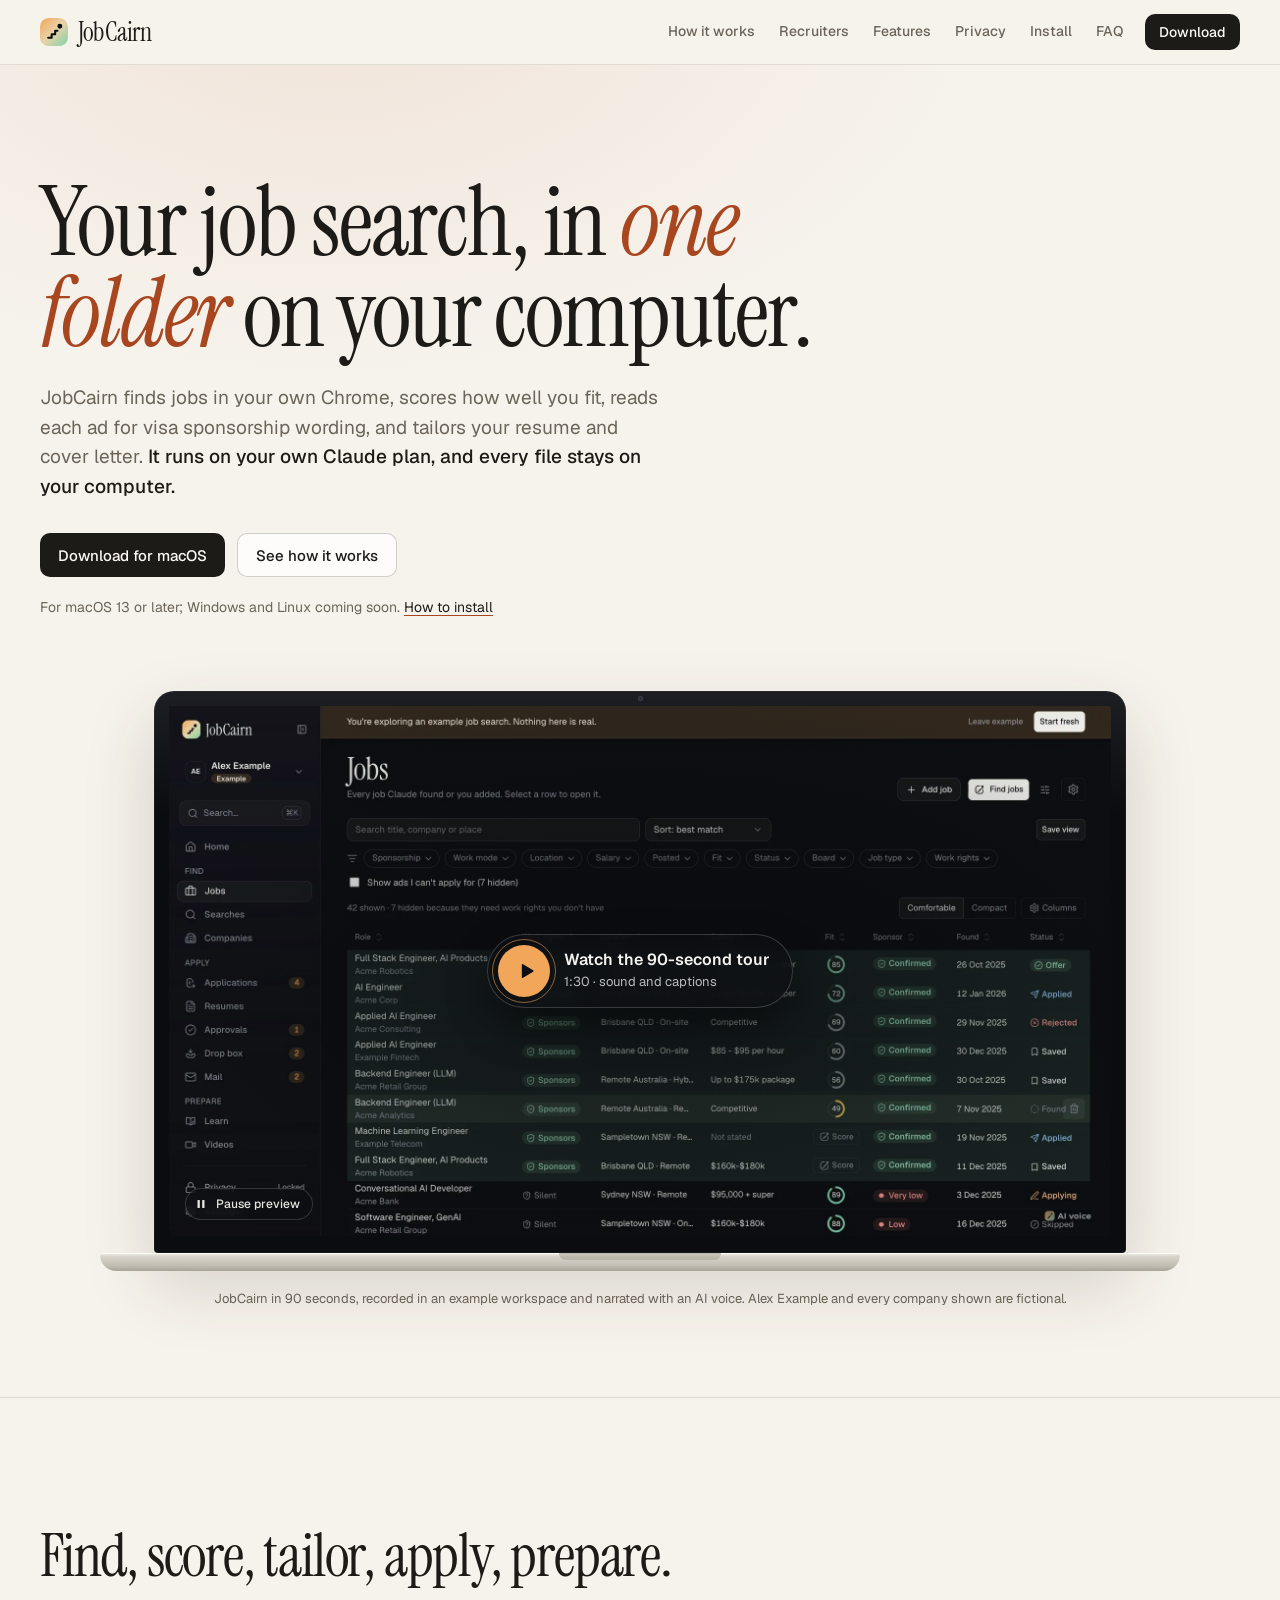
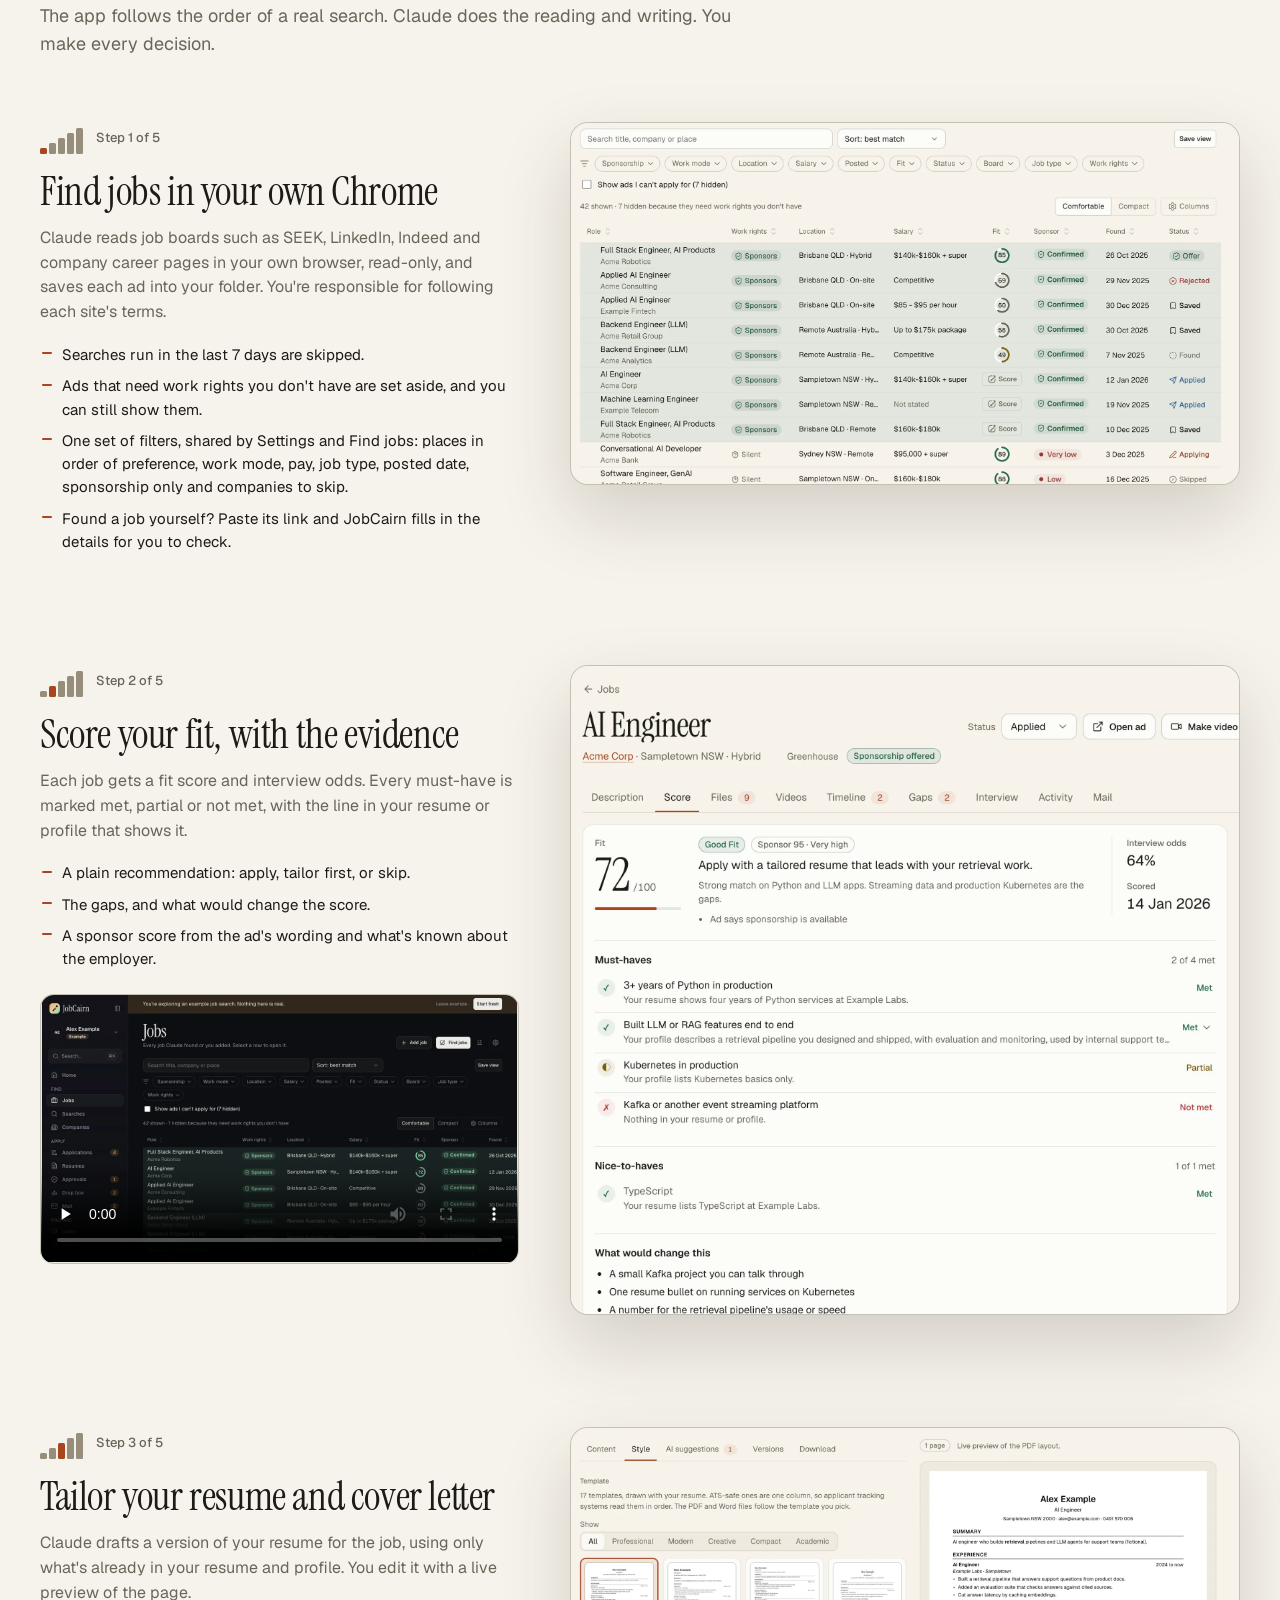
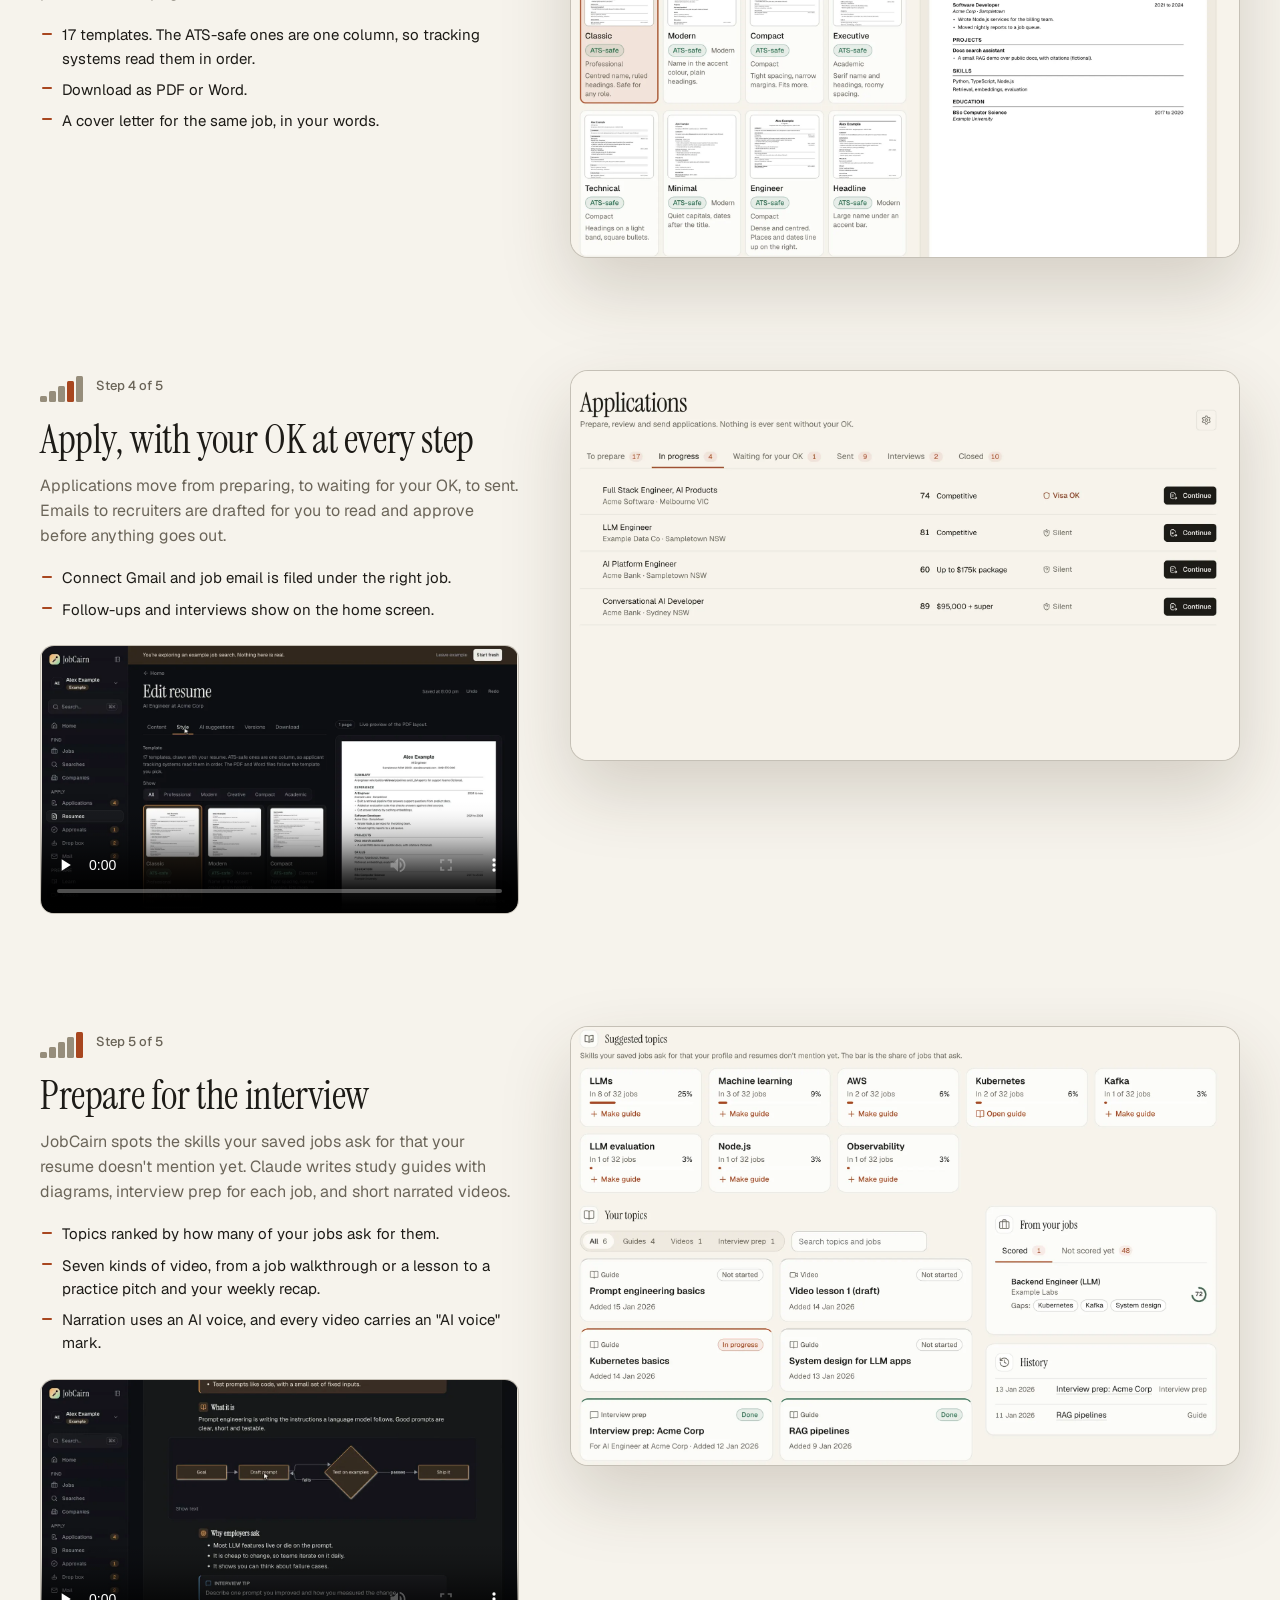
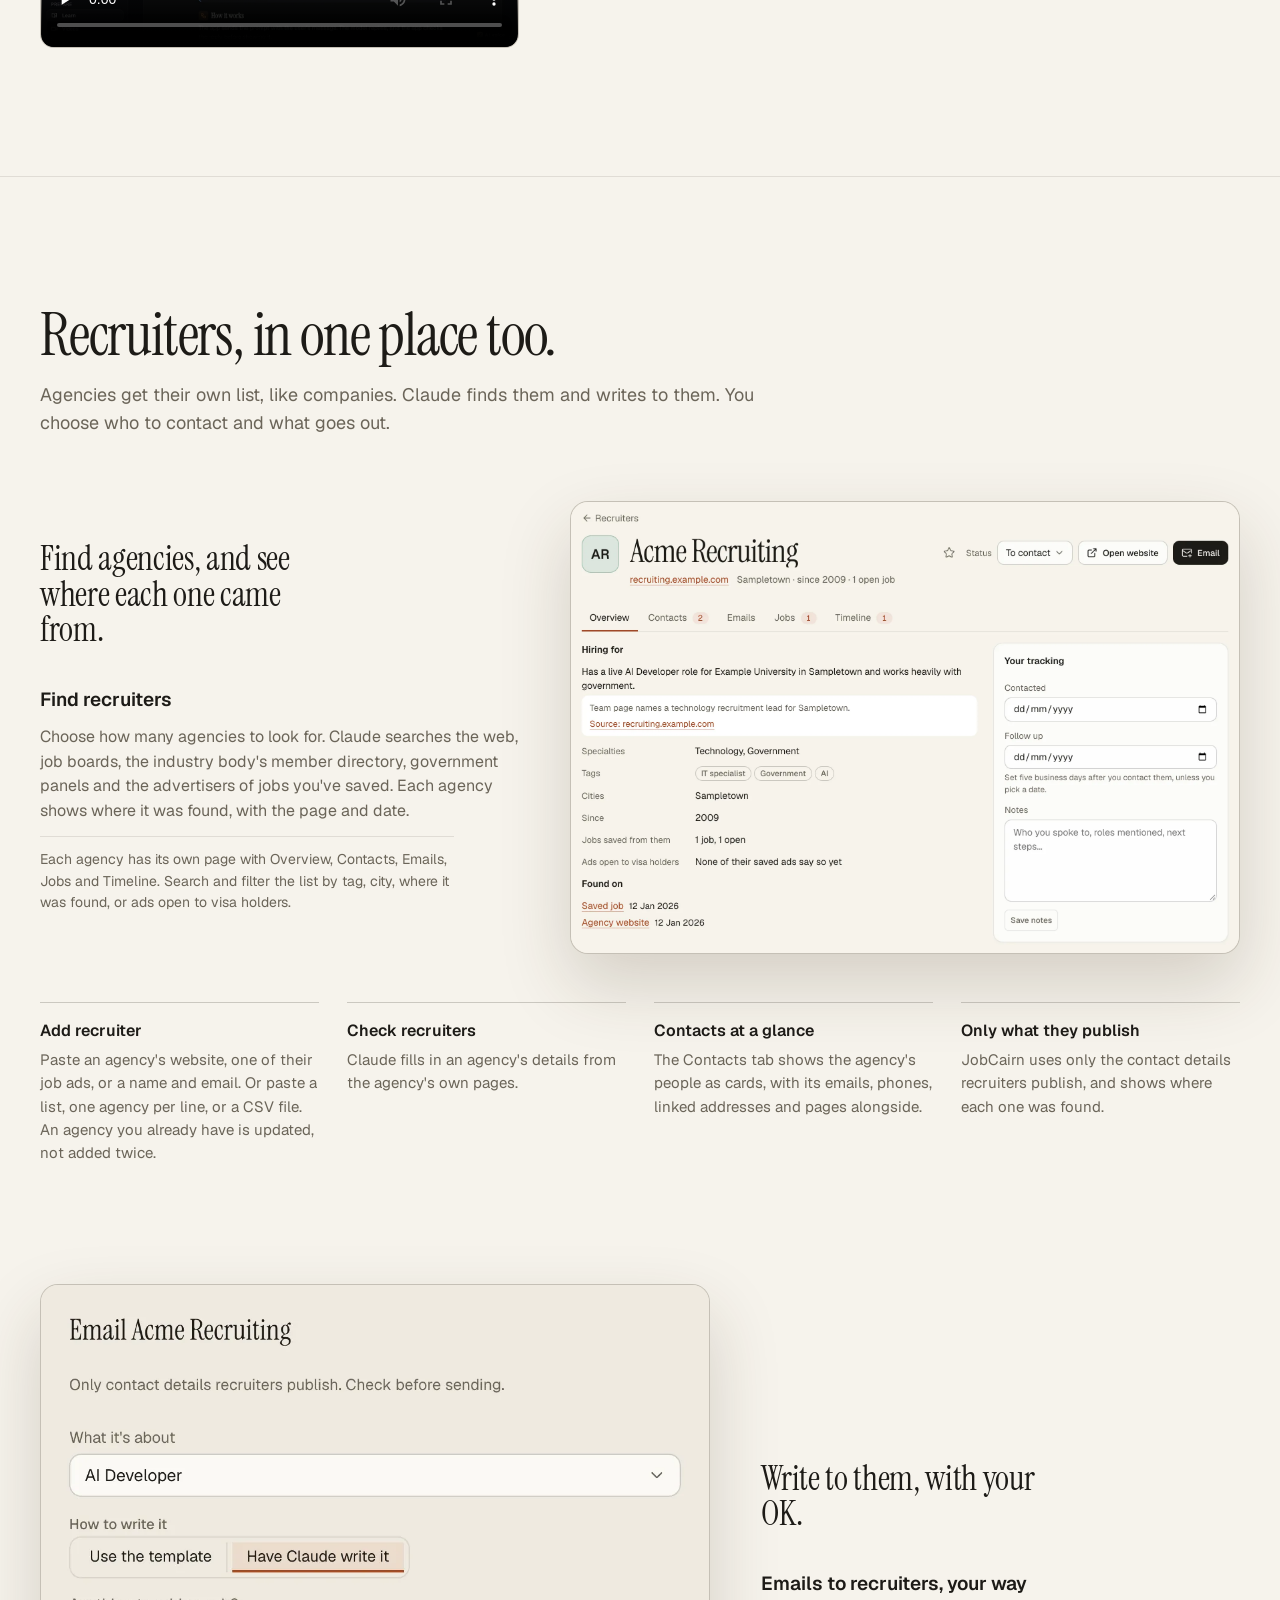
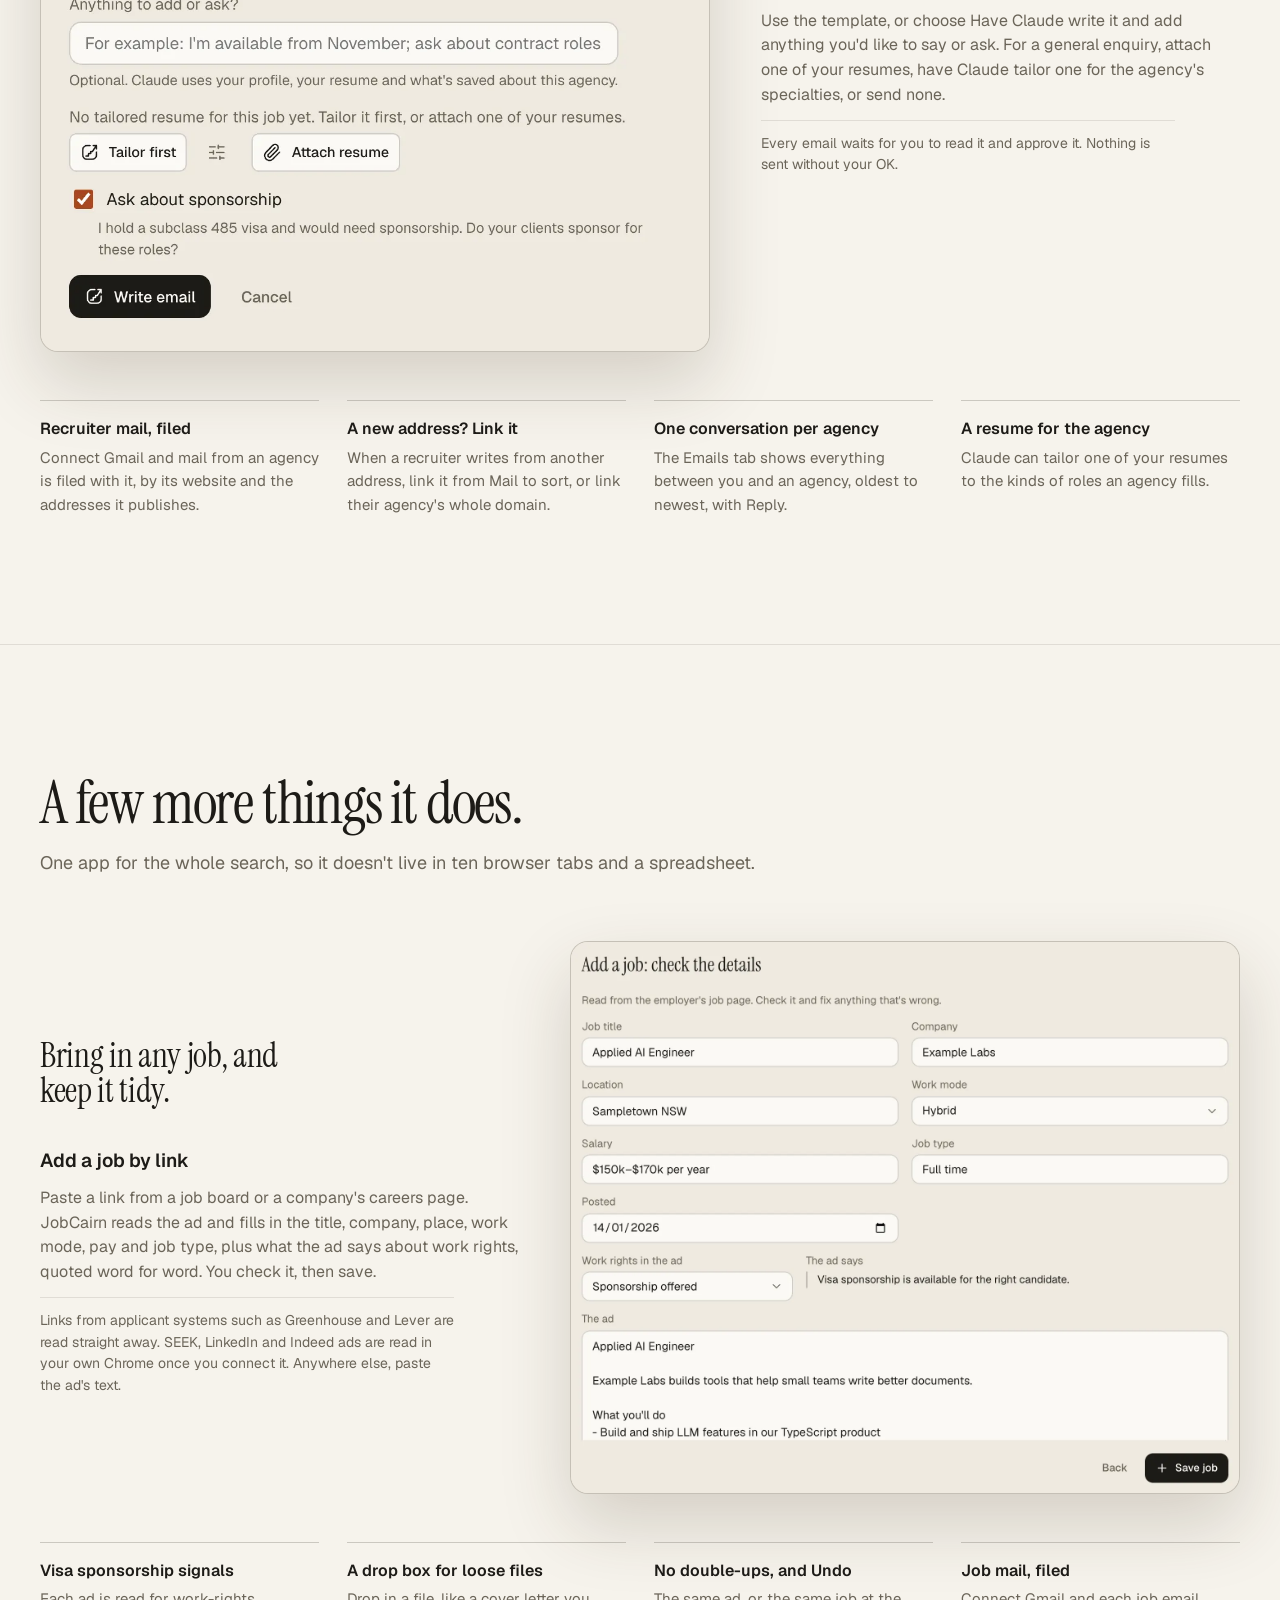
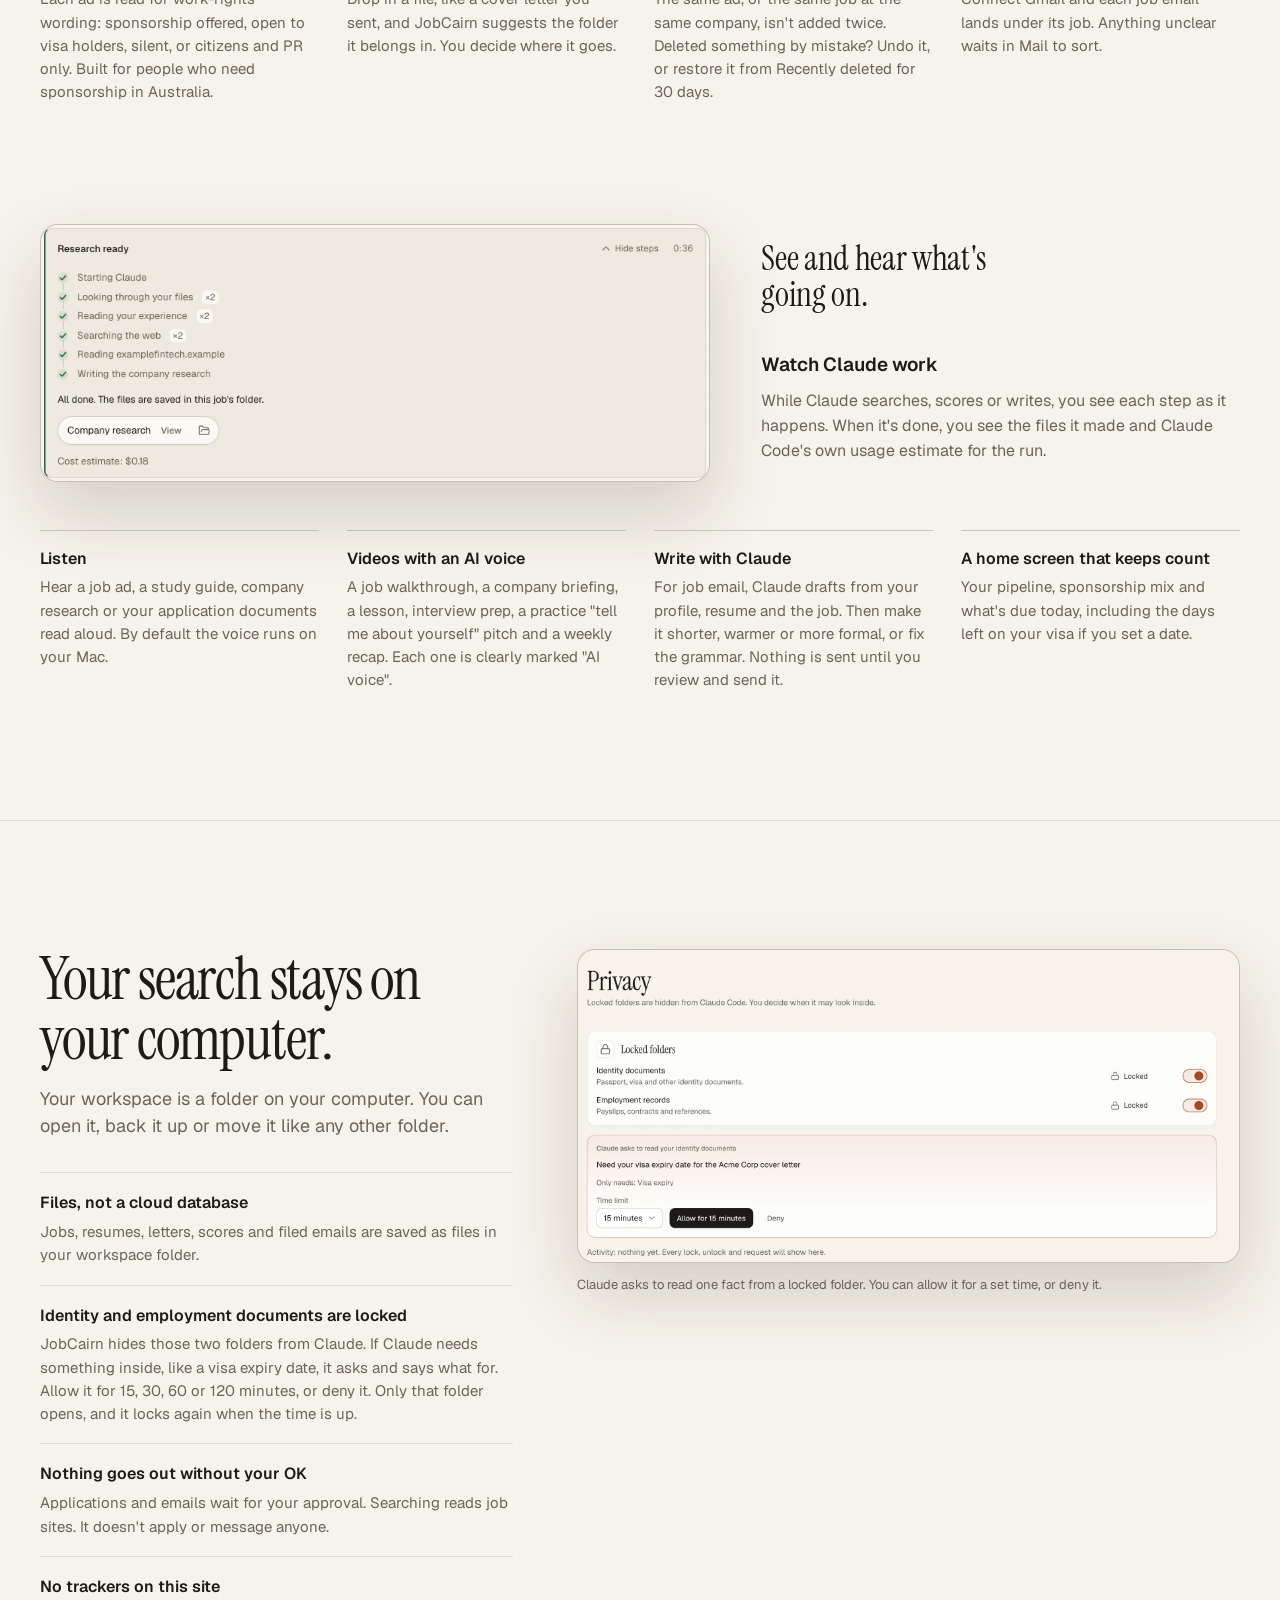
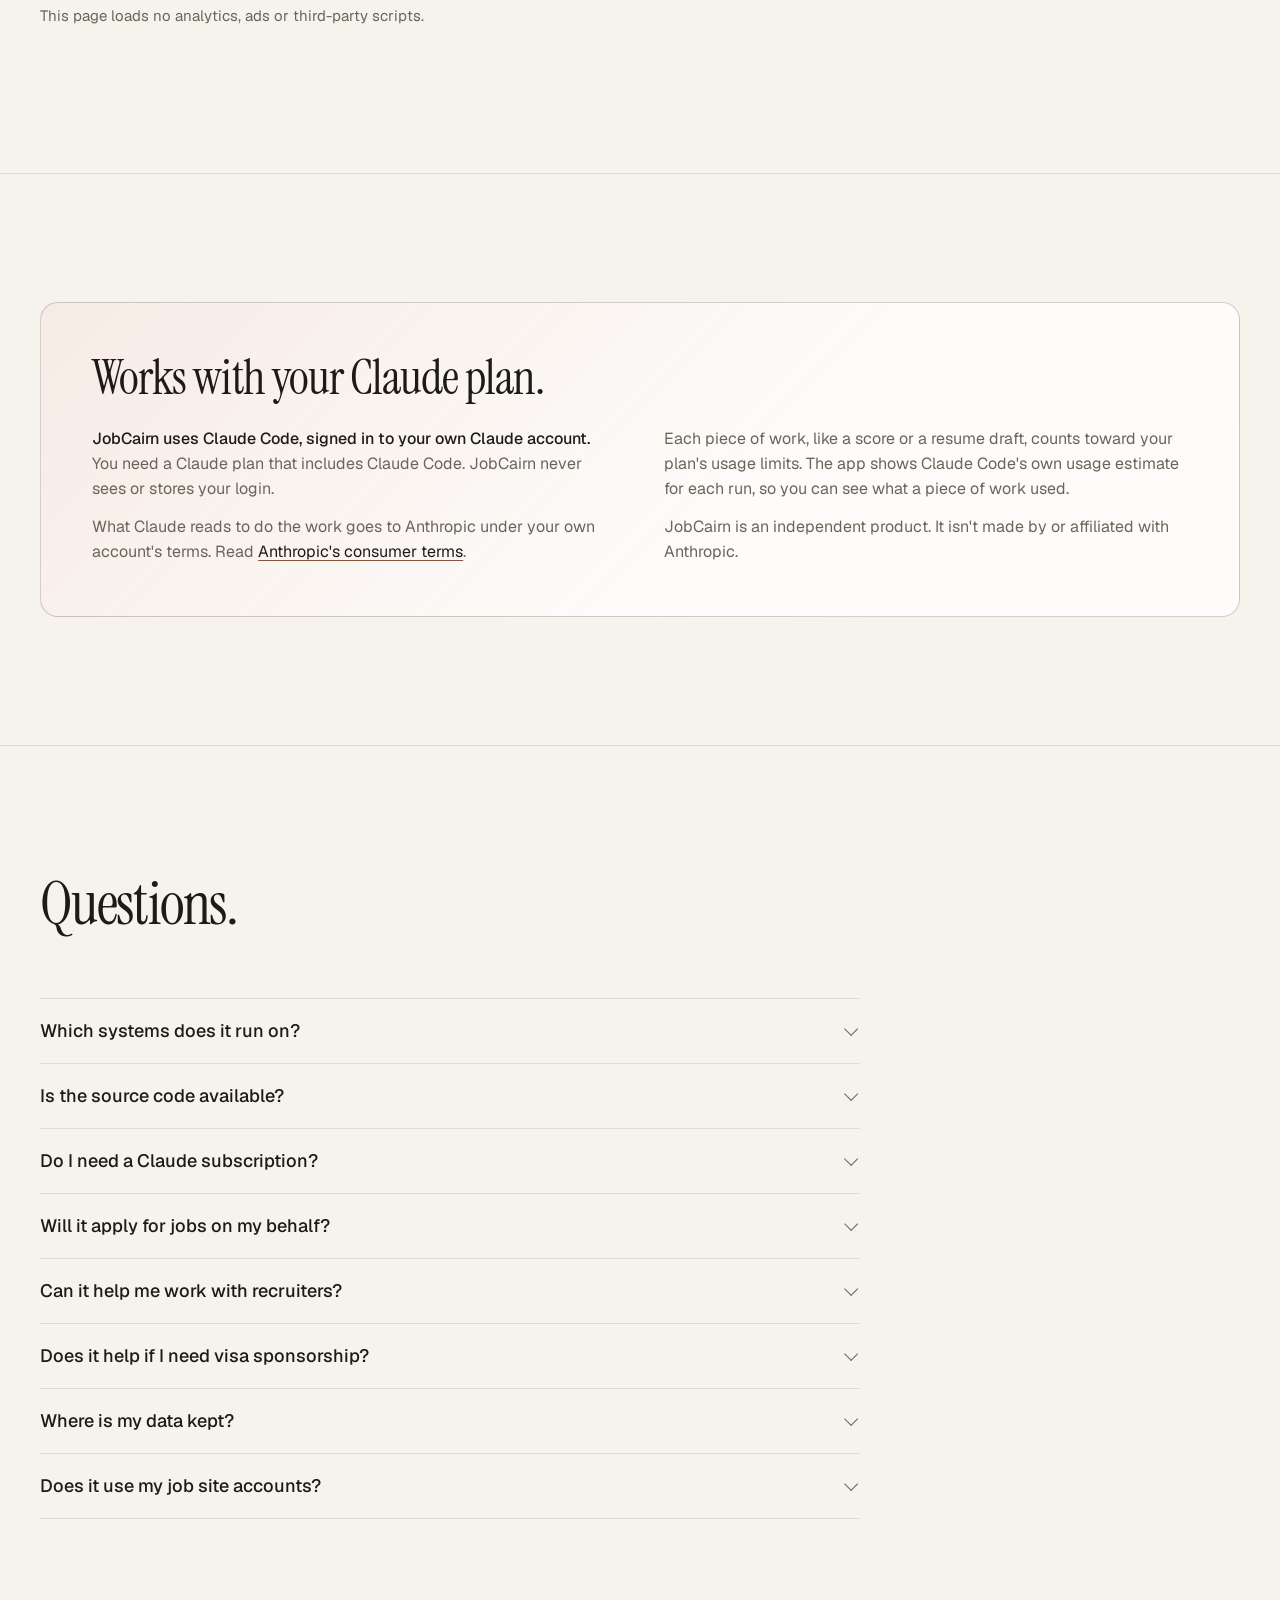
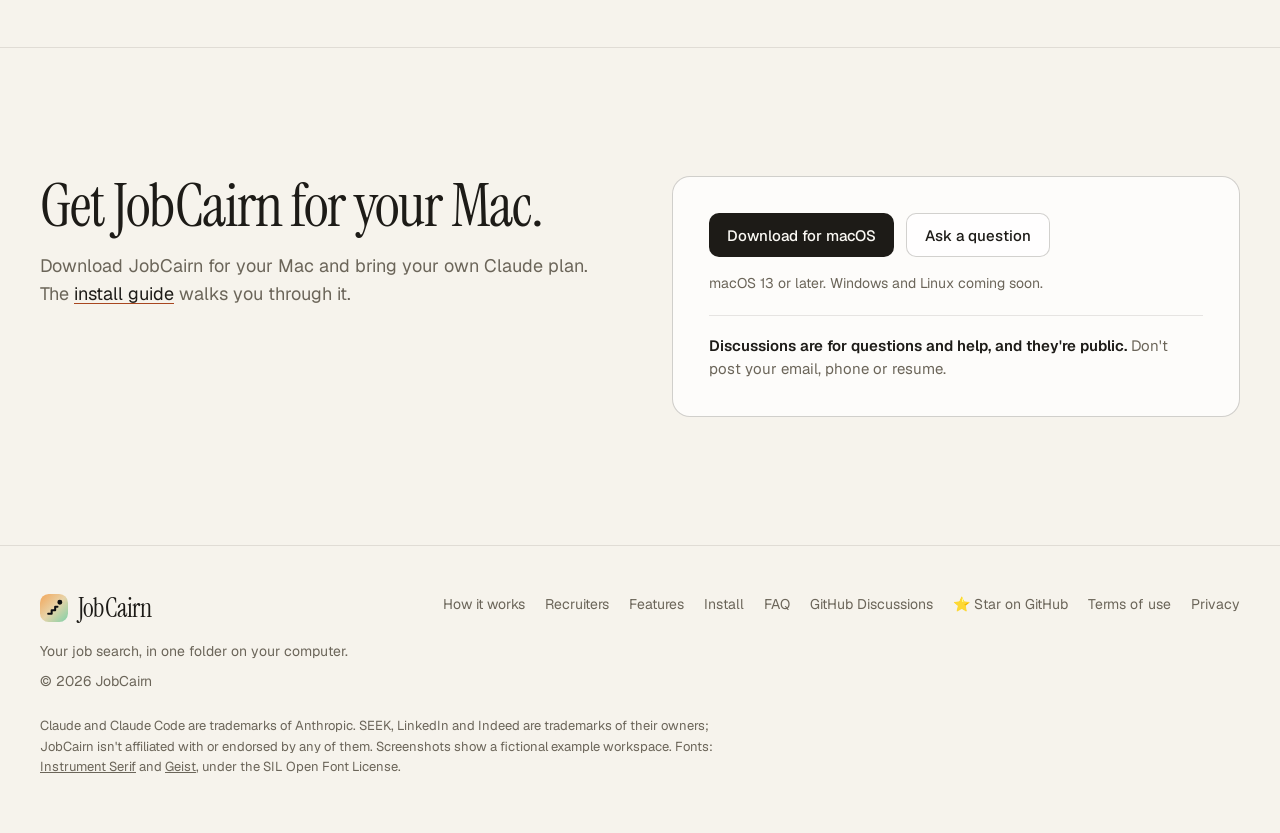
<file: index.html>
<!doctype html>
<html lang="en-AU">
<head>
  <meta charset="utf-8">
  <meta name="viewport" content="width=device-width, initial-scale=1">
  <title>JobCairn: job search app for Mac, built around Claude</title>
  <meta name="description" content="A Mac app that finds jobs, scores your fit, flags visa sponsorship and tailors your resume, using your own Claude plan.">
  <meta name="google-site-verification" content="gwmOzgkxykuEc5mSbmBdqx78M-Fj151VJLVzZQeJNdE">
  <meta name="color-scheme" content="dark light">
  <meta name="theme-color" content="#0d0e11" media="(prefers-color-scheme: dark)">
  <meta name="theme-color" content="#f6f3ec" media="(prefers-color-scheme: light)">
  <link rel="canonical" href="https://jobcairn.github.io/">
  <link rel="icon" href="public/favicon.svg" type="image/svg+xml">
  <link rel="icon" href="public/favicon-32.png" type="image/png" sizes="32x32">
  <link rel="apple-touch-icon" href="public/apple-touch-icon.png">
  <link rel="manifest" href="site.webmanifest">
  <meta property="og:type" content="website">
  <meta property="og:site_name" content="JobCairn">
  <meta property="og:title" content="JobCairn: job search app for Mac, built around Claude">
  <meta property="og:description" content="Find jobs, score your fit, check visa sponsorship, tailor your resume and prepare for interviews. A desktop app that works with your own Claude plan.">
  <meta property="og:url" content="https://jobcairn.github.io/">
  <meta property="og:image" content="https://jobcairn.github.io/public/og.png">
  <meta property="og:image:width" content="1200">
  <meta property="og:image:height" content="630">
  <meta property="og:image:alt" content="The JobCairn home screen for a fictional example workspace, with the pipeline and sponsorship mix.">
  <meta property="og:video" content="https://jobcairn.github.io/public/video/jobcairn-in-90-seconds.mp4">
  <meta property="og:video:secure_url" content="https://jobcairn.github.io/public/video/jobcairn-in-90-seconds.mp4">
  <meta property="og:video:type" content="video/mp4">
  <meta property="og:video:width" content="1920">
  <meta property="og:video:height" content="1080">
  <meta name="twitter:card" content="summary_large_image">
  <meta name="twitter:title" content="JobCairn: job search app for Mac, built around Claude">
  <meta name="twitter:description" content="Find jobs, score your fit, check visa sponsorship, tailor your resume and prepare for interviews. A desktop app that works with your own Claude plan.">
  <meta name="twitter:image" content="https://jobcairn.github.io/public/og.png">
  <meta name="twitter:image:alt" content="The JobCairn home screen for a fictional example workspace, with the pipeline and sponsorship mix.">
  <link rel="preload" href="public/video/jobcairn-in-90-seconds-poster.webp" as="image" type="image/webp" fetchpriority="high">
  <link rel="preload" href="public/fonts/instrument-serif-latin-400-normal.woff2" as="font" type="font/woff2" crossorigin>
  <link rel="preload" href="public/fonts/geist-latin-400-normal.woff2" as="font" type="font/woff2" crossorigin>
  <link rel="stylesheet" href="public/css/site.css?v=fb4c34a9">
  <script type="application/ld+json">
{
  "@context": "https://schema.org",
  "@graph": [
    {
      "@type": "Organization",
      "@id": "https://jobcairn.github.io/#org",
      "name": "JobCairn",
      "url": "https://jobcairn.github.io/",
      "logo": "https://jobcairn.github.io/public/icon-512.png",
      "sameAs": [
        "https://github.com/JobCairn",
        "https://github.com/JobCairn/jobcairn"
      ]
    },
    {
      "@type": "WebSite",
      "@id": "https://jobcairn.github.io/#website",
      "url": "https://jobcairn.github.io/",
      "name": "JobCairn",
      "inLanguage": "en-AU",
      "publisher": {
        "@id": "https://jobcairn.github.io/#org"
      }
    },
    {
      "@type": "SoftwareApplication",
      "@id": "https://jobcairn.github.io/#app",
      "name": "JobCairn",
      "description": "A desktop app for macOS that keeps your whole job search in one folder on your computer. It finds jobs in your own Chrome, scores your fit, reads each ad for visa sponsorship wording, and tailors your resume and cover letter, using your own Claude plan.",
      "url": "https://jobcairn.github.io/",
      "applicationCategory": "BusinessApplication",
      "operatingSystem": "macOS 13 or later",
      "softwareVersion": "0.3.0",
      "downloadUrl": "https://github.com/JobCairn/jobcairn/releases/latest",
      "installUrl": "https://jobcairn.github.io/install.html",
      "screenshot": "https://jobcairn.github.io/public/og.png",
      "inLanguage": "en-AU",
      "publisher": {
        "@id": "https://jobcairn.github.io/#org"
      }
    },
    {
      "@type": "VideoObject",
      "@id": "https://jobcairn.github.io/#video",
      "name": "JobCairn in 90 seconds",
      "description": "JobCairn in 90 seconds, recorded in an example workspace and narrated with an AI voice. Alex Example and every company shown are fictional.",
      "thumbnailUrl": "https://jobcairn.github.io/public/video/jobcairn-in-90-seconds-poster.webp",
      "contentUrl": "https://jobcairn.github.io/public/video/jobcairn-in-90-seconds.mp4",
      "uploadDate": "2026-10-12",
      "duration": "PT1M30S",
      "inLanguage": "en-AU",
      "publisher": {
        "@id": "https://jobcairn.github.io/#org"
      }
    },
    {
      "@type": "FAQPage",
      "@id": "https://jobcairn.github.io/#faq",
      "mainEntity": [
        {
          "@type": "Question",
          "name": "Which systems does it run on?",
          "acceptedAnswer": {
            "@type": "Answer",
            "text": "macOS 13 (Ventura) or later, on Apple silicon or Intel Macs. Windows and Linux versions are planned. See how to install."
          }
        },
        {
          "@type": "Question",
          "name": "Is the source code available?",
          "acceptedAnswer": {
            "@type": "Answer",
            "text": "Yes. The source code is on GitHub at github.com/JobCairn/jobcairn under the GNU AGPL-3.0 licence."
          }
        },
        {
          "@type": "Question",
          "name": "Do I need a Claude subscription?",
          "acceptedAnswer": {
            "@type": "Answer",
            "text": "Yes. JobCairn does its reading and writing through Claude Code, signed in to your own Claude account, so you need a Claude plan that includes Claude Code. Usage counts toward that plan."
          }
        },
        {
          "@type": "Question",
          "name": "Will it apply for jobs on my behalf?",
          "acceptedAnswer": {
            "@type": "Answer",
            "text": "No. It finds jobs, prepares your resume, cover letter and emails, and tracks each application. Nothing is sent until you approve it."
          }
        },
        {
          "@type": "Question",
          "name": "Can it help me work with recruiters?",
          "acceptedAnswer": {
            "@type": "Answer",
            "text": "Yes. Claude finds recruitment agencies that place people in your roles and shows where each was found. You can add your own, one at a time or as a list. Mail from an agency is kept with it, and Claude can write to them for you. JobCairn uses only the contact details recruiters publish, and nothing is sent until you approve it."
          }
        },
        {
          "@type": "Question",
          "name": "Does it help if I need visa sponsorship?",
          "acceptedAnswer": {
            "@type": "Answer",
            "text": "Yes. It reads each ad for sponsorship and work-rights wording, sets aside ads that need rights you don't have, and scores how likely an employer is to sponsor. It reports what ads and public sources say. It isn't migration advice."
          }
        },
        {
          "@type": "Question",
          "name": "Where is my data kept?",
          "acceptedAnswer": {
            "@type": "Answer",
            "text": "In a folder on your computer that you choose. When Claude runs, what it reads goes to Anthropic under your Claude account's terms."
          }
        },
        {
          "@type": "Question",
          "name": "Does it use my job site accounts?",
          "acceptedAnswer": {
            "@type": "Answer",
            "text": "It searches in your own Chrome, where you're already signed in. It reads ads. Saving jobs on a site, applying and messaging stay with you."
          }
        }
      ]
    }
  ]
}
  </script>
</head>
<body>
  <a class="skip" href="#main">Skip to content</a>

  <header class="site-head">
    <div class="wrap">
      <a class="brand" href="#top" aria-label="JobCairn home"><img src="public/favicon.svg" alt="" width="28" height="28">JobCairn</a>
      <nav class="site-nav" aria-label="Main">
        <a href="#how">How it works</a>
        <a href="#recruiters">Recruiters</a>
        <a href="#features">Features</a>
        <a href="#privacy">Privacy</a>
        <a class="nav-install" href="install.html">Install<span class="nav-install__more"> guide</span></a>
        <a href="#faq">FAQ</a>
        <a class="btn btn--primary btn--sm" href="https://github.com/JobCairn/jobcairn/releases/latest">Download</a>
      </nav>
    </div>
  </header>

  <main id="main">
    <section class="hero" id="top" aria-labelledby="hero-title">
      <div class="wrap">
        <div class="hero__copy">
          <h1 id="hero-title">Your job search, in <em>one folder</em> on your computer.</h1>
          <p class="hero__lead">JobCairn finds jobs in your own Chrome, scores how well you fit, reads each ad for visa sponsorship wording, and tailors your resume and cover letter. <strong>It runs on your own Claude plan, and every file stays on your computer.</strong></p>
          <div class="hero__actions">
            <a class="btn btn--primary" href="https://github.com/JobCairn/jobcairn/releases/latest">Download for macOS</a>
            <a class="btn btn--secondary" href="#how">See how it works</a>
          </div>
          <p class="hero__meta">For macOS 13 or later; Windows and Linux coming soon. <a href="install.html">How to install</a></p>
        </div>

        <figure class="hero__shot showcase" data-showcase>
          <div class="laptop">
            <div class="laptop__lid">
              <span class="laptop__cam" aria-hidden="true"></span>
              <div class="laptop__screen">
                <video class="showcase__full" controls preload="none" playsinline poster="public/video/jobcairn-in-90-seconds-poster.webp" aria-label="JobCairn in 90 seconds, a narrated tour">
                  <source src="public/video/jobcairn-in-90-seconds.mp4" type="video/mp4">
                  <track kind="captions" src="public/video/jobcairn-in-90-seconds.en.vtt" srclang="en" label="English">
                  <p>Your browser can't play this video. <a href="public/video/jobcairn-in-90-seconds.mp4">Download it</a> instead.</p>
                </video>
                <video class="showcase__teaser" muted loop playsinline preload="none" poster="public/video/jobcairn-in-90-seconds-poster.webp" data-src="public/video/jobcairn-teaser.mp4" aria-hidden="true" tabindex="-1" hidden></video>
                <div class="showcase__veil" hidden>
                  <button class="showcase__play" type="button">
                    <span class="showcase__icon"><svg viewBox="0 0 24 24" aria-hidden="true"><path d="M7 4.8v14.4a1 1 0 0 0 1.5.86l12-7.2a1 1 0 0 0 0-1.72l-12-7.2A1 1 0 0 0 7 4.8z"/></svg></span>
                    <span class="showcase__label"><strong>Watch the 90-second tour</strong><span>1:30 · sound and captions</span></span>
                  </button>
                </div>
                <button class="showcase__back" type="button" hidden>Back to preview</button>
                <button class="showcase__pause" type="button" hidden>
                  <svg class="i-pause" viewBox="0 0 24 24" aria-hidden="true"><rect x="6" y="5" width="4" height="14" rx="1"/><rect x="14" y="5" width="4" height="14" rx="1"/></svg>
                  <svg class="i-play" viewBox="0 0 24 24" aria-hidden="true"><path d="M7 4.8v14.4a1 1 0 0 0 1.5.86l12-7.2a1 1 0 0 0 0-1.72l-12-7.2A1 1 0 0 0 7 4.8z"/></svg>
                  <span class="showcase__tag">Pause preview</span>
                </button>
              </div>
            </div>
            <div class="laptop__base" aria-hidden="true"><span class="laptop__lip"></span></div>
          </div>
          <figcaption class="caption hero__caption">JobCairn in 90 seconds, recorded in an example workspace and narrated with an AI voice. Alex Example and every company shown are fictional.</figcaption>
        </figure>
      </div>
    </section>

    <section class="section" id="how" aria-labelledby="how-title">
      <div class="wrap">
        <div class="section__head">
          <h2 id="how-title">Find, score, tailor, apply, prepare.</h2>
          <p>The app follows the order of a real search. Claude does the reading and writing. You make every decision.</p>
        </div>

        <ol class="steps">
          <li class="step">
            <div class="step__text">
              <div class="step__group">
                <svg class="cairn" viewBox="0 0 44 32" aria-hidden="true"><rect class="on" x="0" y="26" width="7" height="6" rx="1.5"/><rect x="9" y="21" width="7" height="11" rx="1.5"/><rect x="18" y="16" width="7" height="16" rx="1.5"/><rect x="27" y="11" width="7" height="21" rx="1.5"/><rect x="36" y="6" width="7" height="26" rx="1.5"/></svg>
                <span class="label">Step 1 of 5</span>
              </div>
              <h3>Find jobs in your own Chrome</h3>
              <p>Claude reads job boards such as SEEK, LinkedIn, Indeed and company career pages in your own browser, read-only, and saves each ad into your folder. You're responsible for following each site's terms.</p>
              <ul>
                <li>Searches run in the last 7 days are skipped.</li>
                <li>Ads that need work rights you don't have are set aside, and you can still show them.</li>
                <li>One set of filters, shared by Settings and Find jobs: places in order of preference, work mode, pay, job type, posted date, sponsorship only and companies to skip.</li>
                <li>Found a job yourself? Paste its link and JobCairn fills in the details for you to check.</li>
              </ul>
            </div>
            <div class="window">
              <picture>
                <source media="(max-width: 640px) and (prefers-color-scheme: light)" srcset="public/img/find-mobile-light.webp" width="1200" height="1040">
                <source media="(max-width: 640px)" srcset="public/img/find-mobile-dark.webp" width="1200" height="1040">
                <source media="(prefers-color-scheme: light)" srcset="public/img/find-light.webp" width="2000" height="1081">
                <img src="public/img/find-dark.webp" width="2000" height="1081" loading="lazy" alt="The Jobs list: roles with work rights, location, salary, a fit score, sponsor status and application status.">
              </picture>
            </div>
          </li>

          <li class="step">
            <div class="step__text">
              <div class="step__group">
                <svg class="cairn" viewBox="0 0 44 32" aria-hidden="true"><rect x="0" y="26" width="7" height="6" rx="1.5"/><rect class="on" x="9" y="21" width="7" height="11" rx="1.5"/><rect x="18" y="16" width="7" height="16" rx="1.5"/><rect x="27" y="11" width="7" height="21" rx="1.5"/><rect x="36" y="6" width="7" height="26" rx="1.5"/></svg>
                <span class="label">Step 2 of 5</span>
              </div>
              <h3>Score your fit, with the evidence</h3>
              <p>Each job gets a fit score and interview odds. Every must-have is marked met, partial or not met, with the line in your resume or profile that shows it.</p>
              <ul>
                <li>A plain recommendation: apply, tailor first, or skip.</li>
                <li>The gaps, and what would change the score.</li>
                <li>A sponsor score from the ad's wording and what's known about the employer.</li>
              </ul>
              <figure class="clip">
                <video class="clip__video" controls preload="none" playsinline poster="public/video/find-and-score-poster.webp">
                  <source src="public/video/find-and-score.mp4" type="video/mp4">
                  <track kind="captions" src="public/video/find-and-score.en.vtt" srclang="en" label="English">
                  <p>Your browser can't play this video. <a href="public/video/find-and-score.mp4">Download it</a> instead.</p>
                </video>
              </figure>
            </div>
            <div class="window">
              <picture>
                <source media="(max-width: 640px) and (prefers-color-scheme: light)" srcset="public/img/score-mobile-light.webp" width="1240" height="920">
                <source media="(max-width: 640px)" srcset="public/img/score-mobile-dark.webp" width="1240" height="920">
                <source media="(prefers-color-scheme: light)" srcset="public/img/score-light.webp" width="1856" height="1800">
                <img src="public/img/score-dark.webp" width="1856" height="1800" loading="lazy" alt="A job's score card: fit 72 out of 100, interview odds 64 percent, and four must-haves with two met, one partial and one not met.">
              </picture>
            </div>
          </li>

          <li class="step">
            <div class="step__text">
              <div class="step__group">
                <svg class="cairn" viewBox="0 0 44 32" aria-hidden="true"><rect x="0" y="26" width="7" height="6" rx="1.5"/><rect x="9" y="21" width="7" height="11" rx="1.5"/><rect class="on" x="18" y="16" width="7" height="16" rx="1.5"/><rect x="27" y="11" width="7" height="21" rx="1.5"/><rect x="36" y="6" width="7" height="26" rx="1.5"/></svg>
                <span class="label">Step 3 of 5</span>
              </div>
              <h3>Tailor your resume and cover letter</h3>
              <p>Claude drafts a version of your resume for the job, using only what's already in your resume and profile. You edit it with a live preview of the page.</p>
              <ul>
                <li>17 templates. The ATS-safe ones are one column, so tracking systems read them in order.</li>
                <li>Download as PDF or Word.</li>
                <li>A cover letter for the same job, in your words.</li>
              </ul>
            </div>
            <div class="window">
              <picture>
                <source media="(max-width: 640px) and (prefers-color-scheme: light)" srcset="public/img/tailor-mobile-light.webp" width="1200" height="1040">
                <source media="(max-width: 640px)" srcset="public/img/tailor-mobile-dark.webp" width="1200" height="1040">
                <source media="(prefers-color-scheme: light)" srcset="public/img/tailor-light.webp" width="2000" height="1284">
                <img src="public/img/tailor-dark.webp" width="2000" height="1284" loading="lazy" alt="The resume editor's Style tab: a grid of resume templates marked ATS-safe, beside a live preview of the resume page.">
              </picture>
            </div>
          </li>

          <li class="step">
            <div class="step__text">
              <div class="step__group">
                <svg class="cairn" viewBox="0 0 44 32" aria-hidden="true"><rect x="0" y="26" width="7" height="6" rx="1.5"/><rect x="9" y="21" width="7" height="11" rx="1.5"/><rect x="18" y="16" width="7" height="16" rx="1.5"/><rect class="on" x="27" y="11" width="7" height="21" rx="1.5"/><rect x="36" y="6" width="7" height="26" rx="1.5"/></svg>
                <span class="label">Step 4 of 5</span>
              </div>
              <h3>Apply, with your OK at every step</h3>
              <p>Applications move from preparing, to waiting for your OK, to sent. Emails to recruiters are drafted for you to read and approve before anything goes out.</p>
              <ul>
                <li>Connect Gmail and job email is filed under the right job.</li>
                <li>Follow-ups and interviews show on the home screen.</li>
              </ul>
              <figure class="clip">
                <video class="clip__video" controls preload="none" playsinline poster="public/video/tailor-and-apply-poster.webp">
                  <source src="public/video/tailor-and-apply.mp4" type="video/mp4">
                  <track kind="captions" src="public/video/tailor-and-apply.en.vtt" srclang="en" label="English">
                  <p>Your browser can't play this video. <a href="public/video/tailor-and-apply.mp4">Download it</a> instead.</p>
                </video>
              </figure>
            </div>
            <div class="window">
              <picture>
                <source media="(max-width: 640px) and (prefers-color-scheme: light)" srcset="public/img/apply-mobile-light.webp" width="1280" height="1380">
                <source media="(max-width: 640px)" srcset="public/img/apply-mobile-dark.webp" width="1280" height="1380">
                <source media="(prefers-color-scheme: light)" srcset="public/img/apply-light.webp" width="2000" height="1166">
                <img src="public/img/apply-dark.webp" width="2000" height="1166" loading="lazy" alt="The Applications screen with tabs for To prepare, In progress, Waiting for your OK, Sent, Interviews and Closed.">
              </picture>
            </div>
          </li>

          <li class="step">
            <div class="step__text">
              <div class="step__group">
                <svg class="cairn" viewBox="0 0 44 32" aria-hidden="true"><rect x="0" y="26" width="7" height="6" rx="1.5"/><rect x="9" y="21" width="7" height="11" rx="1.5"/><rect x="18" y="16" width="7" height="16" rx="1.5"/><rect x="27" y="11" width="7" height="21" rx="1.5"/><rect class="on" x="36" y="6" width="7" height="26" rx="1.5"/></svg>
                <span class="label">Step 5 of 5</span>
              </div>
              <h3>Prepare for the interview</h3>
              <p>JobCairn spots the skills your saved jobs ask for that your resume doesn't mention yet. Claude writes study guides with diagrams, interview prep for each job, and short narrated videos.</p>
              <ul>
                <li>Topics ranked by how many of your jobs ask for them.</li>
                <li>Seven kinds of video, from a job walkthrough or a lesson to a practice pitch and your weekly recap.</li>
                <li>Narration uses an AI voice, and every video carries an "AI voice" mark.</li>
              </ul>
              <figure class="clip">
                <video class="clip__video" controls preload="none" playsinline poster="public/video/learn-and-prepare-poster.webp">
                  <source src="public/video/learn-and-prepare.mp4" type="video/mp4">
                  <track kind="captions" src="public/video/learn-and-prepare.en.vtt" srclang="en" label="English">
                  <p>Your browser can't play this video. <a href="public/video/learn-and-prepare.mp4">Download it</a> instead.</p>
                </video>
              </figure>
            </div>
            <div class="window">
              <picture>
                <source media="(max-width: 640px) and (prefers-color-scheme: light)" srcset="public/img/prepare-mobile-light.webp" width="1400" height="1040">
                <source media="(max-width: 640px)" srcset="public/img/prepare-mobile-dark.webp" width="1400" height="1040">
                <source media="(prefers-color-scheme: light)" srcset="public/img/prepare-light.webp" width="2000" height="1311">
                <img src="public/img/prepare-dark.webp" width="2000" height="1311" loading="lazy" alt="The Learn screen: suggested topics such as LLMs and Kubernetes with the share of jobs that ask for each, and study guides with progress.">
              </picture>
            </div>
          </li>
        </ol>
      </div>
    </section>

    <section class="section" id="recruiters" aria-labelledby="recruiters-title">
      <div class="wrap">
        <div class="section__head">
          <h2 id="recruiters-title">Recruiters, in one place too.</h2>
          <p>Agencies get their own list, like companies. Claude finds them and writes to them. You choose who to contact and what goes out.</p>
        </div>

        <div class="fgroup">
          <div class="spot">
            <div class="spot__text">
              <h3 class="fgroup__title">Find agencies, and see where each one came from.</h3>
              <h4>Find recruiters</h4>
              <p>Choose how many agencies to look for. Claude searches the web, job boards, the industry body's member directory, government panels and the advertisers of jobs you've saved. Each agency shows where it was found, with the page and date.</p>
              <p class="spot__note">Each agency has its own page with Overview, Contacts, Emails, Jobs and Timeline. Search and filter the list by tag, city, where it was found, or ads open to visa holders.</p>
            </div>
            <figure class="spot__shot">
              <div class="window">
                <picture>
                  <source media="(max-width: 640px) and (prefers-color-scheme: light)" srcset="public/img/recruiter-overview-mobile-light.webp" width="1016" height="1436">
                  <source media="(max-width: 640px)" srcset="public/img/recruiter-overview-mobile-dark.webp" width="1016" height="1436">
                  <source media="(prefers-color-scheme: light)" srcset="public/img/recruiter-overview-light.webp" width="2000" height="1352">
                  <img src="public/img/recruiter-overview-dark.webp" width="2000" height="1352" loading="lazy" alt="An agency's Overview tab for Acme Recruiting: what it's hiring for with its source, specialties, tags and city, and Found on, listing a saved job and the agency website, each dated 12 Jan 2026.">
                </picture>
              </div>
            </figure>
          </div>
          <dl class="flist">
            <div><dt>Add recruiter</dt><dd>Paste an agency's website, one of their job ads, or a name and email. Or paste a list, one agency per line, or a CSV file. An agency you already have is updated, not added twice.</dd></div>
            <div><dt>Check recruiters</dt><dd>Claude fills in an agency's details from the agency's own pages.</dd></div>
            <div><dt>Contacts at a glance</dt><dd>The Contacts tab shows the agency's people as cards, with its emails, phones, linked addresses and pages alongside.</dd></div>
            <div><dt>Only what they publish</dt><dd>JobCairn uses only the contact details recruiters publish, and shows where each one was found.</dd></div>
          </dl>
        </div>

        <div class="fgroup">
          <div class="spot spot--flip">
            <div class="spot__text">
              <h3 class="fgroup__title">Write to them, with your OK.</h3>
              <h4>Emails to recruiters, your way</h4>
              <p>Use the template, or choose Have Claude write it and add anything you'd like to say or ask. For a general enquiry, attach one of your resumes, have Claude tailor one for the agency's specialties, or send none.</p>
              <p class="spot__note">Every email waits for you to read it and approve it. Nothing is sent without your OK.</p>
            </div>
            <figure class="spot__shot">
              <div class="window">
                <picture>
                  <source media="(max-width: 640px) and (prefers-color-scheme: light)" srcset="public/img/recruiter-email-mobile-light.webp" width="850" height="1184">
                  <source media="(max-width: 640px)" srcset="public/img/recruiter-email-mobile-dark.webp" width="850" height="1184">
                  <source media="(prefers-color-scheme: light)" srcset="public/img/recruiter-email-light.webp" width="1114" height="1110">
                  <img src="public/img/recruiter-email-dark.webp" width="1114" height="1110" loading="lazy" alt="The Email Acme Recruiting dialog: the job it's about, Use the template or Have Claude write it, a box for anything to add or ask, options to tailor or attach a resume, and a question about sponsorship.">
                </picture>
              </div>
            </figure>
          </div>
          <dl class="flist">
            <div><dt>Recruiter mail, filed</dt><dd>Connect Gmail and mail from an agency is filed with it, by its website and the addresses it publishes.</dd></div>
            <div><dt>A new address? Link it</dt><dd>When a recruiter writes from another address, link it from Mail to sort, or link their agency's whole domain.</dd></div>
            <div><dt>One conversation per agency</dt><dd>The Emails tab shows everything between you and an agency, oldest to newest, with Reply.</dd></div>
            <div><dt>A resume for the agency</dt><dd>Claude can tailor one of your resumes to the kinds of roles an agency fills.</dd></div>
          </dl>
        </div>
      </div>
    </section>

    <section class="section" id="features" aria-labelledby="features-title">
      <div class="wrap">
        <div class="section__head">
          <h2 id="features-title">A few more things it does.</h2>
          <p>One app for the whole search, so it doesn't live in ten browser tabs and a spreadsheet.</p>
        </div>

        <div class="fgroup">
          <div class="spot">
            <div class="spot__text">
              <h3 class="fgroup__title">Bring in any job, and keep it tidy.</h3>
              <h4>Add a job by link</h4>
              <p>Paste a link from a job board or a company's careers page. JobCairn reads the ad and fills in the title, company, place, work mode, pay and job type, plus what the ad says about work rights, quoted word for word. You check it, then save.</p>
              <p class="spot__note">Links from applicant systems such as Greenhouse and Lever are read straight away. SEEK, LinkedIn and Indeed ads are read in your own Chrome once you connect it. Anywhere else, paste the ad's text.</p>
            </div>
            <figure class="spot__shot">
              <div class="window">
                <picture>
                  <source media="(max-width: 640px) and (prefers-color-scheme: light)" srcset="public/img/addjob-mobile-light.webp" width="864" height="1476">
                  <source media="(max-width: 640px)" srcset="public/img/addjob-mobile-dark.webp" width="864" height="1476">
                  <source media="(prefers-color-scheme: light)" srcset="public/img/addjob-light.webp" width="1632" height="1346">
                  <img src="public/img/addjob-dark.webp" width="1632" height="1346" loading="lazy" alt="The Add a job dialog after reading an ad: title Applied AI Engineer, company Example Labs, location, hybrid work, a salary range, full time, and work rights marked Sponsorship offered with the ad's sentence quoted.">
                </picture>
              </div>
            </figure>
          </div>
          <dl class="flist">
            <div><dt>Visa sponsorship signals</dt><dd>Each ad is read for work-rights wording: sponsorship offered, open to visa holders, silent, or citizens and PR only. Built for people who need sponsorship in Australia.</dd></div>
            <div><dt>A drop box for loose files</dt><dd>Drop in a file, like a cover letter you sent, and JobCairn suggests the folder it belongs in. You decide where it goes.</dd></div>
            <div><dt>No double-ups, and Undo</dt><dd>The same ad, or the same job at the same company, isn't added twice. Deleted something by mistake? Undo it, or restore it from Recently deleted for 30 days.</dd></div>
            <div><dt>Job mail, filed</dt><dd>Connect Gmail and each job email lands under its job. Anything unclear waits in Mail to sort.</dd></div>
          </dl>
        </div>

        <div class="fgroup">
          <div class="spot spot--flip">
            <div class="spot__text">
              <h3 class="fgroup__title">See and hear what's going on.</h3>
              <h4>Watch Claude work</h4>
              <p>While Claude searches, scores or writes, you see each step as it happens. When it's done, you see the files it made and Claude Code's own usage estimate for the run.</p>
            </div>
            <figure class="spot__shot">
              <div class="window">
                <picture>
                  <source media="(max-width: 640px) and (prefers-color-scheme: light)" srcset="public/img/activity-mobile-light.webp" width="976" height="700">
                  <source media="(max-width: 640px)" srcset="public/img/activity-mobile-dark.webp" width="976" height="700">
                  <source media="(prefers-color-scheme: light)" srcset="public/img/activity-light.webp" width="1776" height="680">
                  <img src="public/img/activity-dark.webp" width="1776" height="680" loading="lazy" alt="A finished company research run: six steps ticked off, from Starting Claude to Writing the company research, the file it made, and Claude Code's usage estimate.">
                </picture>
              </div>
            </figure>
          </div>
          <dl class="flist">
            <div><dt>Listen</dt><dd>Hear a job ad, a study guide, company research or your application documents read aloud. By default the voice runs on your Mac.</dd></div>
            <div><dt>Videos with an AI voice</dt><dd>A job walkthrough, a company briefing, a lesson, interview prep, a practice "tell me about yourself" pitch and a weekly recap. Each one is clearly marked "AI voice".</dd></div>
            <div><dt>Write with Claude</dt><dd>For job email, Claude drafts from your profile, resume and the job. Then make it shorter, warmer or more formal, or fix the grammar. Nothing is sent until you review and send it.</dd></div>
            <div><dt>A home screen that keeps count</dt><dd>Your pipeline, sponsorship mix and what's due today, including the days left on your visa if you set a date.</dd></div>
          </dl>
        </div>
      </div>
    </section>

    <section class="section" id="privacy" aria-labelledby="privacy-title">
      <div class="wrap privacy">
        <div>
          <div class="section__head">
            <h2 id="privacy-title">Your search stays on your computer.</h2>
            <p>Your workspace is a folder on your computer. You can open it, back it up or move it like any other folder.</p>
          </div>
          <dl class="facts">
            <div><dt>Files, not a cloud database</dt><dd>Jobs, resumes, letters, scores and filed emails are saved as files in your workspace folder.</dd></div>
            <div><dt>Identity and employment documents are locked</dt><dd>JobCairn hides those two folders from Claude. If Claude needs something inside, like a visa expiry date, it asks and says what for. Allow it for 15, 30, 60 or 120 minutes, or deny it. Only that folder opens, and it locks again when the time is up.</dd></div>
            <div><dt>Nothing goes out without your OK</dt><dd>Applications and emails wait for your approval. Searching reads job sites. It doesn't apply or message anyone.</dd></div>
            <div><dt>No trackers on this site</dt><dd>This page loads no analytics, ads or third-party scripts.</dd></div>
          </dl>
        </div>
        <figure>
          <div class="window">
            <picture>
              <source media="(max-width: 640px) and (prefers-color-scheme: light)" srcset="public/img/privacy-mobile-light.webp" width="930" height="330">
              <source media="(max-width: 640px)" srcset="public/img/privacy-mobile-dark.webp" width="930" height="330">
              <source media="(prefers-color-scheme: light)" srcset="public/img/privacy-light.webp" width="2000" height="946">
              <img src="public/img/privacy-dark.webp" width="2000" height="946" loading="lazy" alt="The Privacy screen: identity documents and employment records locked, and a request from Claude to read a visa expiry date, with a 15 minute time limit and Allow or Deny.">
            </picture>
          </div>
          <figcaption class="caption">Claude asks to read one fact from a locked folder. You can allow it for a set time, or deny it.</figcaption>
        </figure>
      </div>
    </section>

    <section class="section" id="claude" aria-labelledby="claude-title">
      <div class="wrap">
        <div class="claude">
          <h2 id="claude-title">Works with your Claude plan.</h2>
          <div class="claude__body">
            <p><strong>JobCairn uses Claude Code, signed in to your own Claude account.</strong> You need a Claude plan that includes Claude Code. JobCairn never sees or stores your login.</p>
            <p>Each piece of work, like a score or a resume draft, counts toward your plan's usage limits. The app shows Claude Code's own usage estimate for each run, so you can see what a piece of work used.</p>
            <p>What Claude reads to do the work goes to Anthropic under your own account's terms. Read <a href="https://www.anthropic.com/legal/consumer-terms" rel="noopener">Anthropic's consumer terms</a>.</p>
            <p>JobCairn is an independent product. It isn't made by or affiliated with Anthropic.</p>
          </div>
        </div>
      </div>
    </section>

    <section class="section" id="faq" aria-labelledby="faq-title">
      <div class="wrap">
        <div class="section__head">
          <h2 id="faq-title">Questions.</h2>
        </div>
        <div class="faq">
          <details>
            <summary>Which systems does it run on?</summary>
            <p>macOS 13 (Ventura) or later, on Apple silicon or Intel Macs. Windows and Linux versions are planned. See <a href="install.html">how to install</a>.</p>
          </details>
          <details>
            <summary>Is the source code available?</summary>
            <p>Yes. The source code is <a href="https://github.com/JobCairn/jobcairn" rel="noopener">on GitHub</a> under the GNU AGPL-3.0 licence.</p>
          </details>
          <details>
            <summary>Do I need a Claude subscription?</summary>
            <p>Yes. JobCairn does its reading and writing through Claude Code, signed in to your own Claude account, so you need a Claude plan that includes Claude Code. Usage counts toward that plan.</p>
          </details>
          <details>
            <summary>Will it apply for jobs on my behalf?</summary>
            <p>No. It finds jobs, prepares your resume, cover letter and emails, and tracks each application. Nothing is sent until you approve it.</p>
          </details>
          <details>
            <summary>Can it help me work with recruiters?</summary>
            <p>Yes. Claude finds recruitment agencies that place people in your roles and shows where each was found. You can add your own, one at a time or as a list. Mail from an agency is kept with it, and Claude can write to them for you. JobCairn uses only the contact details recruiters publish, and nothing is sent until you approve it.</p>
          </details>
          <details>
            <summary>Does it help if I need visa sponsorship?</summary>
            <p>Yes. It reads each ad for sponsorship and work-rights wording, sets aside ads that need rights you don't have, and scores how likely an employer is to sponsor. It reports what ads and public sources say. It isn't migration advice.</p>
          </details>
          <details>
            <summary>Where is my data kept?</summary>
            <p>In a folder on your computer that you choose. When Claude runs, what it reads goes to Anthropic under your Claude account's terms.</p>
          </details>
          <details>
            <summary>Does it use my job site accounts?</summary>
            <p>It searches in your own Chrome, where you're already signed in. It reads ads. Saving jobs on a site, applying and messaging stay with you.</p>
          </details>
        </div>
      </div>
    </section>

    <section class="section" id="download" aria-labelledby="download-title">
      <div class="wrap contact">
        <div class="section__head">
          <h2 id="download-title">Get JobCairn for your Mac.</h2>
          <p>Download JobCairn for your Mac and bring your own Claude plan. The <a href="install.html">install guide</a> walks you through it.</p>
        </div>
        <div class="contact__card">
          <div class="contact__actions">
            <a class="btn btn--primary" href="https://github.com/JobCairn/jobcairn/releases/latest">Download for macOS</a>
            <a class="btn btn--secondary" href="https://github.com/JobCairn/jobcairn/discussions">Ask a question</a>
          </div>
          <p class="contact__soon">macOS 13 or later. Windows and Linux coming soon.</p>
          <p class="contact__note"><strong>Discussions are for questions and help, and they're public.</strong> Don't post your email, phone or resume.</p>
        </div>
      </div>
    </section>
  </main>

  <footer class="site-foot">
    <div class="wrap">
      <div>
        <a class="brand" href="#top"><img src="public/favicon.svg" alt="" width="28" height="28">JobCairn</a>
        <p class="tagline">Your job search, in one folder on your computer.</p>
        <p>© 2026 JobCairn</p>
      </div>
      <nav aria-label="Footer">
        <a href="#how">How it works</a>
        <a href="#recruiters">Recruiters</a>
        <a href="#features">Features</a>
        <a href="install.html">Install</a>
        <a href="#faq">FAQ</a>
        <a href="https://github.com/JobCairn/jobcairn/discussions">GitHub Discussions</a>
        <a href="https://github.com/JobCairn/jobcairn"><span aria-hidden="true">⭐ </span>Star on GitHub</a>
        <a href="terms.html">Terms of use</a>
        <a href="privacy.html">Privacy</a>
      </nav>
      <p class="fine">Claude and Claude Code are trademarks of Anthropic. SEEK, LinkedIn and Indeed are trademarks of their owners; JobCairn isn't affiliated with or endorsed by any of them. Screenshots show a fictional example workspace. Fonts: <a href="public/fonts/OFL-instrument-serif.txt">Instrument Serif</a> and <a href="public/fonts/OFL-geist.txt">Geist</a>, under the SIL Open Font License.</p>
    </div>
  </footer>
  <script>
    // Hero showcase: a muted preview loop plays while the laptop is on screen, and the play button switches to the
    // full narrated video with captions. Without this script the full video shows with its own controls.
    (function () {
      var fig = document.querySelector("[data-showcase]");
      if (!fig || !("IntersectionObserver" in window)) return;
      var full = fig.querySelector(".showcase__full"), teaser = fig.querySelector(".showcase__teaser");
      var veil = fig.querySelector(".showcase__veil"), play = fig.querySelector(".showcase__play"), pause = fig.querySelector(".showcase__pause");
      var back = fig.querySelector(".showcase__back"), tag = pause.querySelector(".showcase__tag");
      var calm = matchMedia("(prefers-reduced-motion: reduce)").matches || (navigator.connection && navigator.connection.saveData);
      var visible = false, userPaused = false;
      full.removeAttribute("controls");
      full.setAttribute("tabindex", "-1");
      veil.hidden = false;
      fig.classList.add("is-enhanced");
      function runTeaser() {
        if (calm || userPaused || !visible || fig.classList.contains("is-playing")) { teaser.pause(); return; }
        if (!teaser.src) { teaser.src = teaser.dataset.src; teaser.hidden = false; pause.hidden = false; }
        teaser.play().catch(function () {});
      }
      teaser.addEventListener("playing", function () { fig.classList.add("is-live"); });
      // Start watching only after the page has loaded, so the preview never competes with the poster or fonts.
      function watch() { new IntersectionObserver(function (es) { visible = es[0].isIntersecting; runTeaser(); }, { threshold: 0.35 }).observe(fig); }
      if (document.readyState === "complete") watch(); else addEventListener("load", watch);
      pause.addEventListener("click", function () {
        userPaused = !userPaused;
        pause.classList.toggle("is-paused", userPaused);
        tag.textContent = userPaused ? "Play preview" : "Pause preview";
        runTeaser();
      });
      function stop() {
        var hadFocus = fig.contains(document.activeElement);
        full.pause();
        full.removeAttribute("controls");
        full.setAttribute("tabindex", "-1");
        fig.classList.remove("is-playing");
        back.hidden = true;
        veil.hidden = false;
        if (hadFocus) play.focus({ preventScroll: true });
        runTeaser();
      }
      play.addEventListener("click", function () {
        fig.classList.add("is-playing");
        teaser.pause();
        veil.hidden = true;
        full.setAttribute("controls", "");
        full.removeAttribute("tabindex");
        back.hidden = false;
        if (full.textTracks[0]) full.textTracks[0].mode = "showing";
        full.focus();
        full.play().catch(function () {});
      });
      full.addEventListener("ended", stop);
      back.addEventListener("click", stop);
      document.addEventListener("visibilitychange", function () { if (!document.hidden) runTeaser(); });
      fig.addEventListener("keydown", function (e) { if (e.key === "Escape" && fig.classList.contains("is-playing")) stop(); });
    })();
  </script>
</body>
</html>
</file>
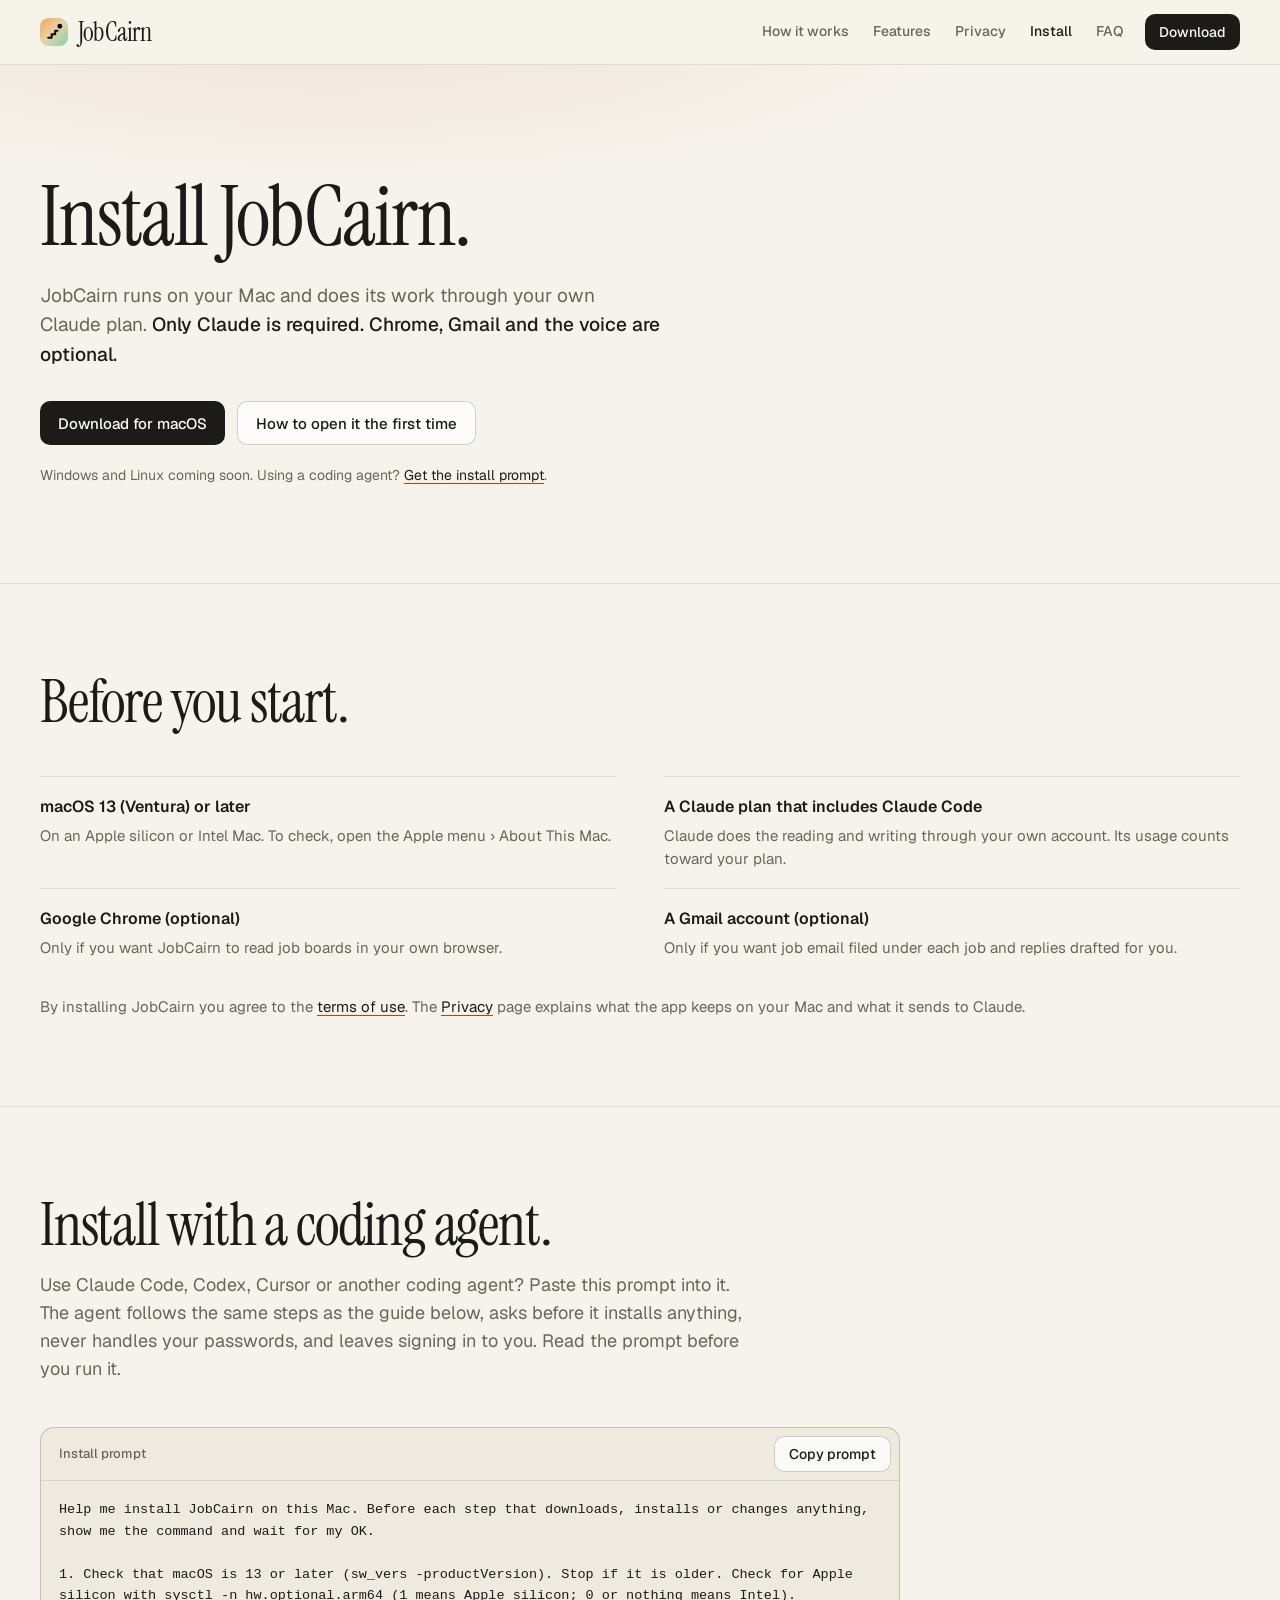
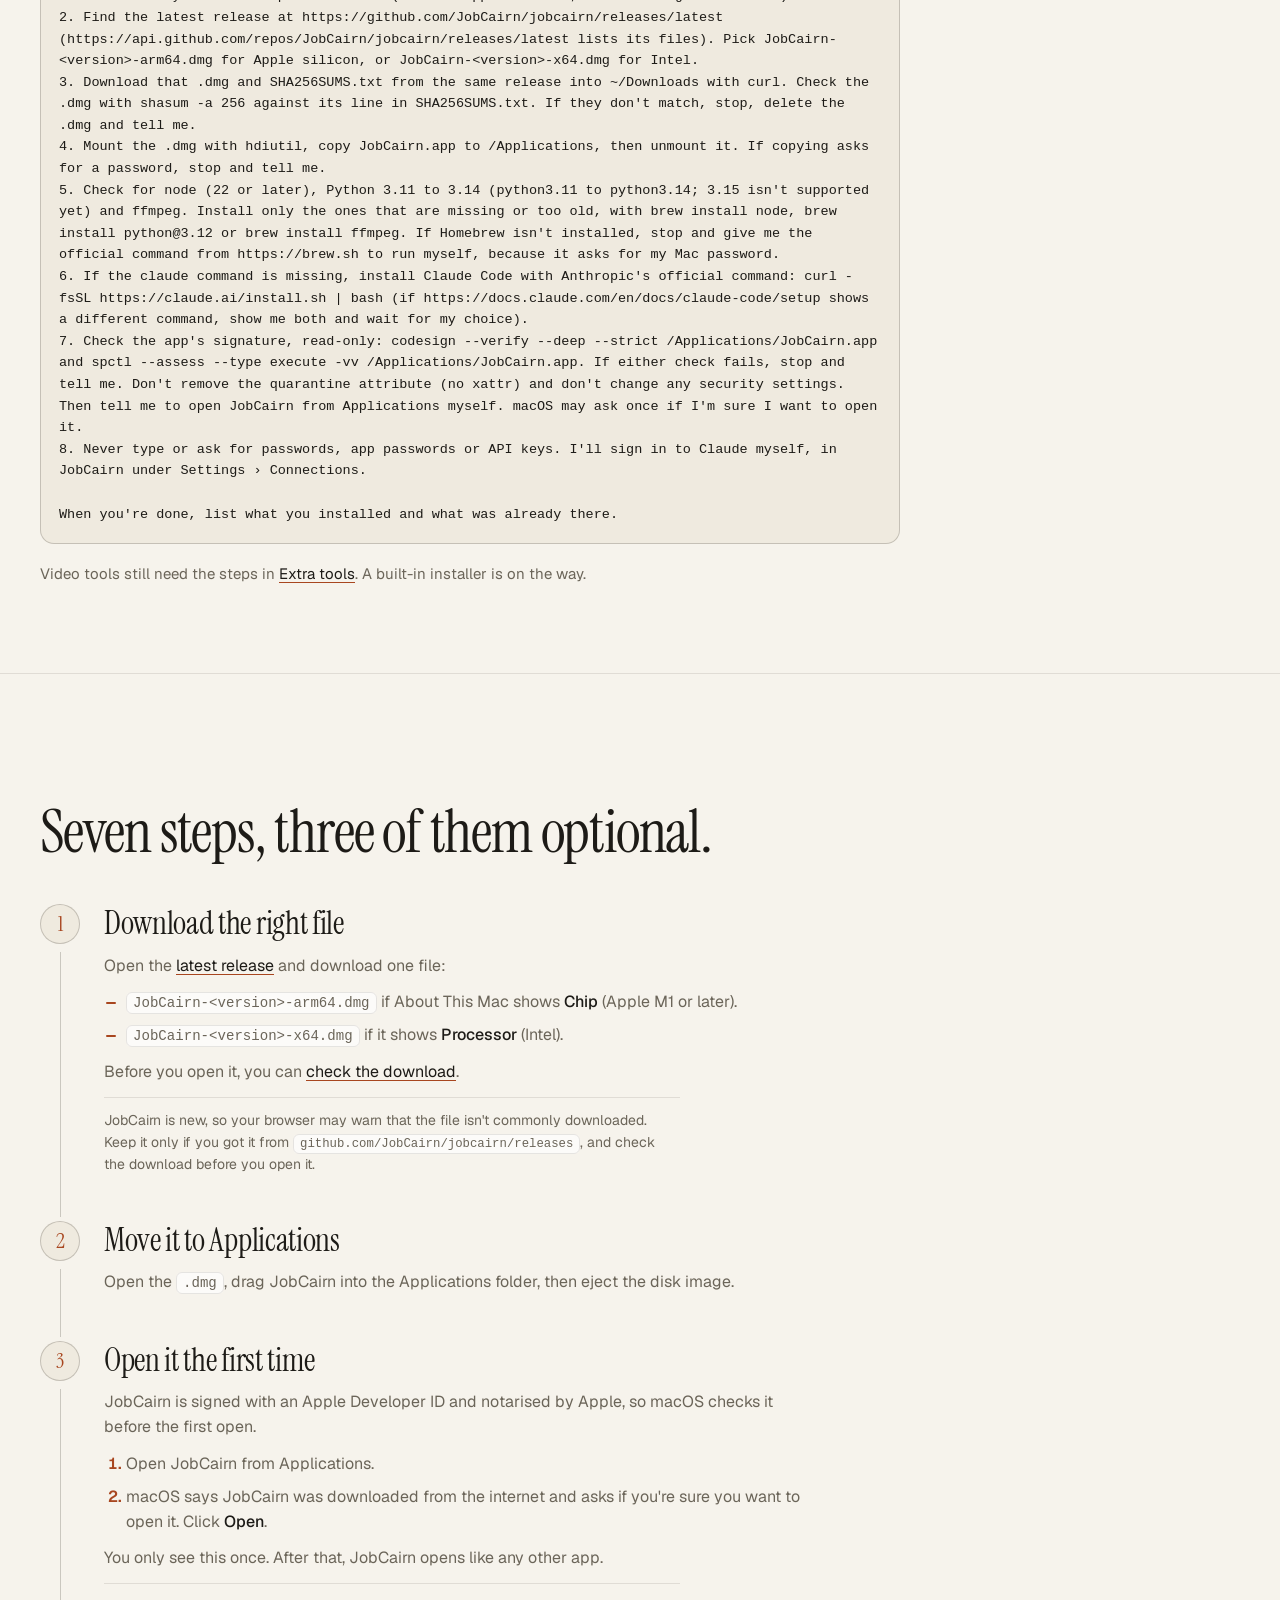
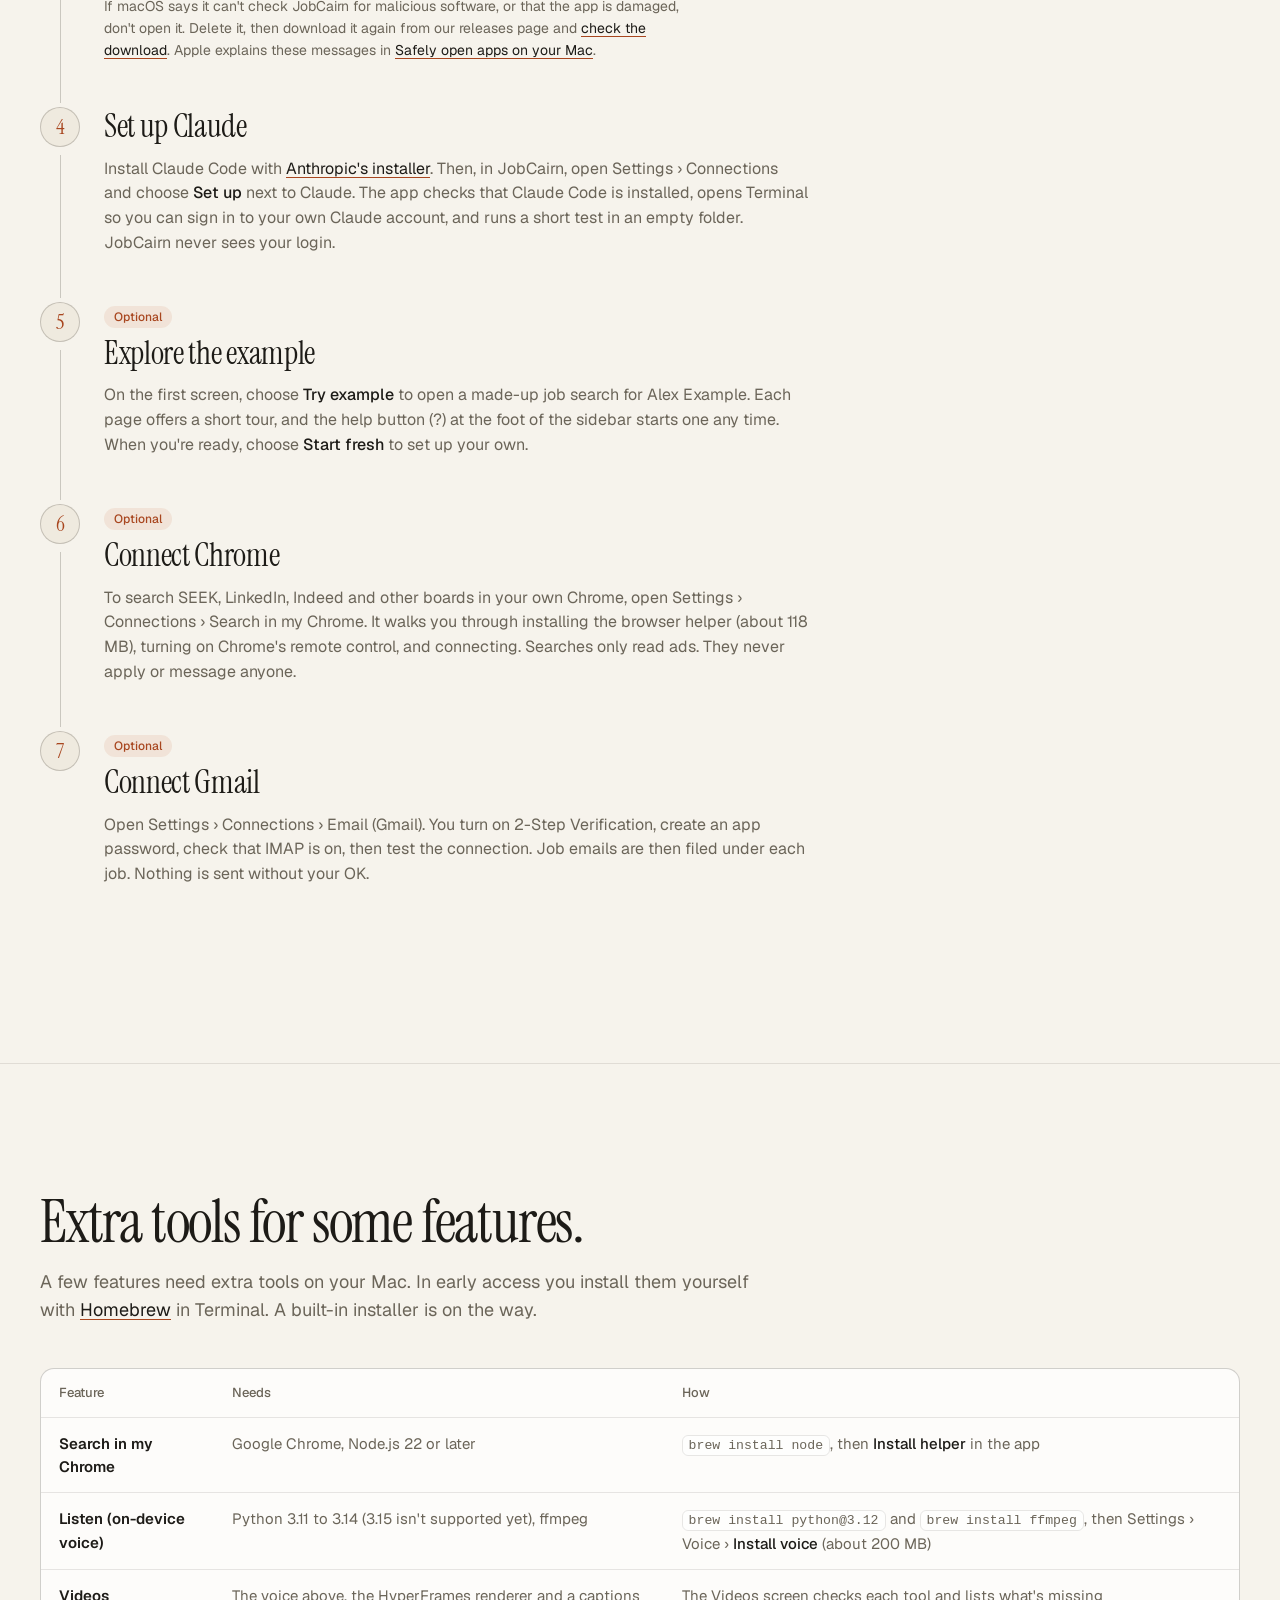
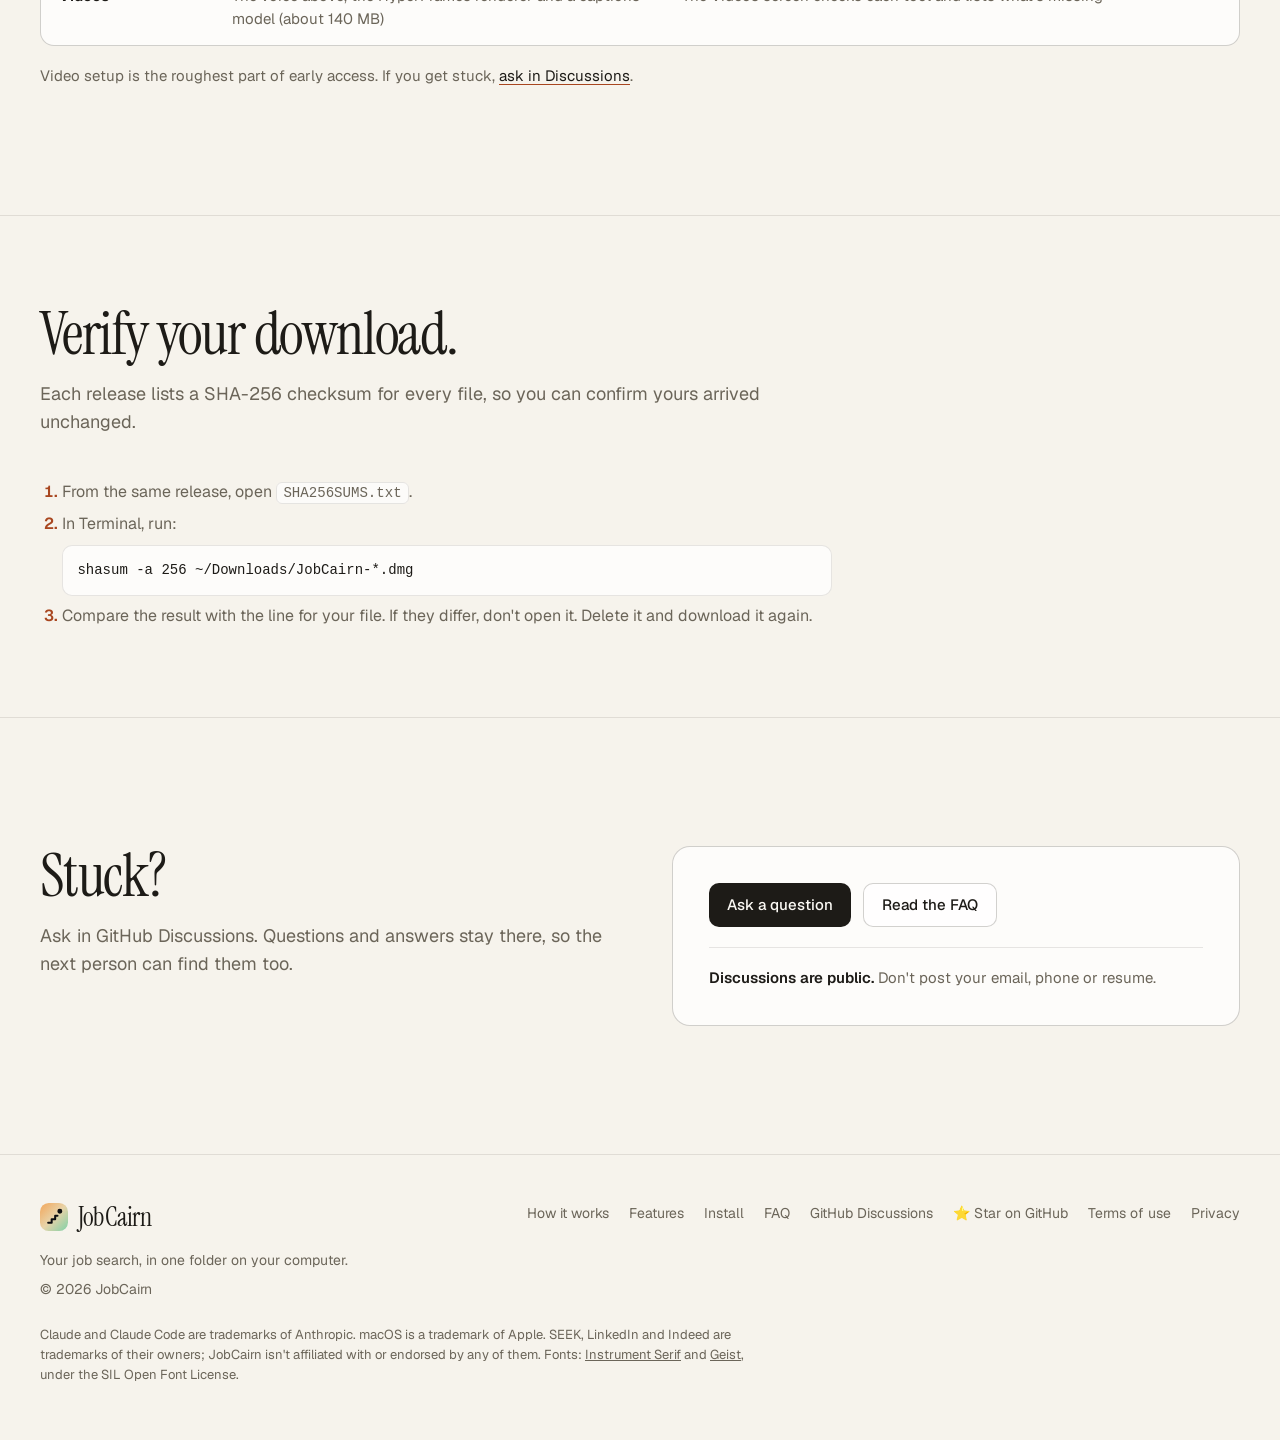
<file: install.html>
<!doctype html>
<html lang="en-AU">
<head>
  <meta charset="utf-8">
  <meta name="viewport" content="width=device-width, initial-scale=1">
  <title>How to install JobCairn on your Mac</title>
  <meta name="description" content="Download and install JobCairn on macOS 13 or later: the first open, Claude setup, and the optional Chrome and Gmail connections.">
  <meta name="color-scheme" content="dark light">
  <meta name="theme-color" content="#0d0e11" media="(prefers-color-scheme: dark)">
  <meta name="theme-color" content="#f6f3ec" media="(prefers-color-scheme: light)">
  <link rel="canonical" href="https://jobcairn.github.io/install.html">
  <link rel="icon" href="public/favicon.svg" type="image/svg+xml">
  <link rel="icon" href="public/favicon-32.png" type="image/png" sizes="32x32">
  <link rel="apple-touch-icon" href="public/apple-touch-icon.png">
  <link rel="manifest" href="site.webmanifest">
  <meta property="og:type" content="website">
  <meta property="og:site_name" content="JobCairn">
  <meta property="og:title" content="How to install JobCairn on your Mac">
  <meta property="og:description" content="Download, first open, Claude setup, and the optional Chrome and Gmail connections.">
  <meta property="og:url" content="https://jobcairn.github.io/install.html">
  <meta property="og:image" content="https://jobcairn.github.io/public/og.png">
  <meta property="og:image:width" content="1200">
  <meta property="og:image:height" content="630">
  <meta property="og:image:alt" content="The JobCairn home screen for a fictional example workspace, with the pipeline and sponsorship mix.">
  <meta name="twitter:card" content="summary_large_image">
  <meta name="twitter:title" content="How to install JobCairn on your Mac">
  <meta name="twitter:description" content="Download, first open, Claude setup, and the optional Chrome and Gmail connections.">
  <meta name="twitter:image" content="https://jobcairn.github.io/public/og.png">
  <meta name="twitter:image:alt" content="The JobCairn home screen for a fictional example workspace, with the pipeline and sponsorship mix.">
  <link rel="preload" href="public/fonts/instrument-serif-latin-400-normal.woff2" as="font" type="font/woff2" crossorigin>
  <link rel="preload" href="public/fonts/geist-latin-400-normal.woff2" as="font" type="font/woff2" crossorigin>
  <link rel="stylesheet" href="public/css/site.css?v=fb4c34a9">
  <script type="application/ld+json">
{
  "@context": "https://schema.org",
  "@graph": [
    {
      "@type": "WebPage",
      "@id": "https://jobcairn.github.io/install.html#webpage",
      "url": "https://jobcairn.github.io/install.html",
      "name": "How to install JobCairn on your Mac",
      "description": "Download and install JobCairn on macOS 13 or later: the first open, Claude setup, and the optional Chrome and Gmail connections.",
      "inLanguage": "en-AU",
      "isPartOf": {
        "@type": "WebSite",
        "@id": "https://jobcairn.github.io/#website",
        "url": "https://jobcairn.github.io/",
        "name": "JobCairn"
      },
      "publisher": {
        "@type": "Organization",
        "@id": "https://jobcairn.github.io/#org",
        "name": "JobCairn",
        "url": "https://jobcairn.github.io/",
        "logo": "https://jobcairn.github.io/public/icon-512.png",
        "sameAs": [
          "https://github.com/JobCairn",
          "https://github.com/JobCairn/jobcairn"
        ]
      }
    },
    {
      "@type": "BreadcrumbList",
      "itemListElement": [
        {
          "@type": "ListItem",
          "position": 1,
          "name": "JobCairn",
          "item": "https://jobcairn.github.io/"
        },
        {
          "@type": "ListItem",
          "position": 2,
          "name": "Install JobCairn",
          "item": "https://jobcairn.github.io/install.html"
        }
      ]
    }
  ]
}
  </script>
</head>
<body>
  <a class="skip" href="#main">Skip to content</a>

  <header class="site-head">
    <div class="wrap">
      <a class="brand" href="./" aria-label="JobCairn home"><img src="public/favicon.svg" alt="" width="28" height="28">JobCairn</a>
      <nav class="site-nav" aria-label="Main">
        <a href="./#how">How it works</a>
        <a href="./#features">Features</a>
        <a href="./#privacy">Privacy</a>
        <a class="nav-install" href="install.html" aria-current="page">Install<span class="nav-install__more"> guide</span></a>
        <a href="./#faq">FAQ</a>
        <a class="btn btn--primary btn--sm" href="https://github.com/JobCairn/jobcairn/releases/latest">Download</a>
      </nav>
    </div>
  </header>

  <main id="main">
    <section class="hero hero--page" aria-labelledby="install-title">
      <div class="wrap">
        <div class="hero__copy">
          <h1 id="install-title">Install JobCairn.</h1>
          <p class="hero__lead">JobCairn runs on your Mac and does its work through your own Claude plan. <strong>Only Claude is required. Chrome, Gmail and the voice are optional.</strong></p>
          <div class="hero__actions">
            <a class="btn btn--primary" href="https://github.com/JobCairn/jobcairn/releases/latest">Download for macOS</a>
            <a class="btn btn--secondary" href="#first-open">How to open it the first time</a>
          </div>
          <p class="hero__meta">Windows and Linux coming soon. Using a coding agent? <a href="#agent">Get the install prompt</a>.</p>
        </div>
      </div>
    </section>

    <section class="section section--tight" id="requirements" aria-labelledby="req-title">
      <div class="wrap install">
        <div class="section__head">
          <h2 id="req-title">Before you start.</h2>
        </div>
        <dl class="facts facts--grid">
          <div><dt>macOS 13 (Ventura) or later</dt><dd>On an Apple silicon or Intel Mac. To check, open the Apple menu › About This Mac.</dd></div>
          <div><dt>A Claude plan that includes Claude Code</dt><dd>Claude does the reading and writing through your own account. Its usage counts toward your plan.</dd></div>
          <div><dt>Google Chrome (optional)</dt><dd>Only if you want JobCairn to read job boards in your own browser.</dd></div>
          <div><dt>A Gmail account (optional)</dt><dd>Only if you want job email filed under each job and replies drafted for you.</dd></div>
        </dl>
        <p class="install__aside">By installing JobCairn you agree to the <a href="terms.html">terms of use</a>. The <a href="privacy.html">Privacy</a> page explains what the app keeps on your Mac and what it sends to Claude.</p>
      </div>
    </section>

    <section class="section section--tight" id="agent" aria-labelledby="agent-title">
      <div class="wrap install">
        <div class="section__head">
          <h2 id="agent-title">Install with a coding agent.</h2>
          <p>Use Claude Code, Codex, Cursor or another coding agent? Paste this prompt into it. The agent follows the same steps as the guide below, asks before it installs anything, never handles your passwords, and leaves signing in to you. Read the prompt before you run it.</p>
        </div>
        <div class="prompt">
          <div class="prompt__bar">
            <span class="prompt__label">Install prompt</span>
            <button type="button" class="btn btn--secondary btn--sm" data-copy="agent-prompt" hidden>Copy prompt</button>
            <span class="visually-hidden" aria-live="polite" data-copy-status></span>
          </div>
<pre class="prompt__body" id="agent-prompt" tabindex="0" aria-label="Install prompt"><code>Help me install JobCairn on this Mac. Before each step that downloads, installs or changes anything, show me the command and wait for my OK.

1. Check that macOS is 13 or later (sw_vers -productVersion). Stop if it is older. Check for Apple silicon with sysctl -n hw.optional.arm64 (1 means Apple silicon; 0 or nothing means Intel).
2. Find the latest release at https://github.com/JobCairn/jobcairn/releases/latest (https://api.github.com/repos/JobCairn/jobcairn/releases/latest lists its files). Pick JobCairn-&lt;version&gt;-arm64.dmg for Apple silicon, or JobCairn-&lt;version&gt;-x64.dmg for Intel.
3. Download that .dmg and SHA256SUMS.txt from the same release into ~/Downloads with curl. Check the .dmg with shasum -a 256 against its line in SHA256SUMS.txt. If they don't match, stop, delete the .dmg and tell me.
4. Mount the .dmg with hdiutil, copy JobCairn.app to /Applications, then unmount it. If copying asks for a password, stop and tell me.
5. Check for node (22 or later), Python 3.11 to 3.14 (python3.11 to python3.14; 3.15 isn't supported yet) and ffmpeg. Install only the ones that are missing or too old, with brew install node, brew install python@3.12 or brew install ffmpeg. If Homebrew isn't installed, stop and give me the official command from https://brew.sh to run myself, because it asks for my Mac password.
6. If the claude command is missing, install Claude Code with Anthropic's official command: curl -fsSL https://claude.ai/install.sh | bash (if https://docs.claude.com/en/docs/claude-code/setup shows a different command, show me both and wait for my choice).
7. Check the app's signature, read-only: codesign --verify --deep --strict /Applications/JobCairn.app and spctl --assess --type execute -vv /Applications/JobCairn.app. If either check fails, stop and tell me. Don't remove the quarantine attribute (no xattr) and don't change any security settings. Then tell me to open JobCairn from Applications myself. macOS may ask once if I'm sure I want to open it.
8. Never type or ask for passwords, app passwords or API keys. I'll sign in to Claude myself, in JobCairn under Settings › Connections.

When you're done, list what you installed and what was already there.</code></pre>
        </div>
        <p class="install__aside">Video tools still need the steps in <a href="#extras">Extra tools</a>. A built-in installer is on the way.</p>
      </div>
    </section>

    <section class="section" id="steps" aria-labelledby="steps-title">
      <div class="wrap install">
        <div class="section__head">
          <h2 id="steps-title">Seven steps, three of them optional.</h2>
        </div>

        <ol class="isteps">
          <li class="istep" id="download">
            <h3>Download the right file</h3>
            <p>Open the <a href="https://github.com/JobCairn/jobcairn/releases/latest">latest release</a> and download one file:</p>
            <ul>
              <li><code>JobCairn-&lt;version&gt;-arm64.dmg</code> if About This Mac shows <strong>Chip</strong> (Apple M1 or later).</li>
              <li><code>JobCairn-&lt;version&gt;-x64.dmg</code> if it shows <strong>Processor</strong> (Intel).</li>
            </ul>
            <p>Before you open it, you can <a href="#verify">check the download</a>.</p>
            <p class="istep__note">JobCairn is new, so your browser may warn that the file isn't commonly downloaded. Keep it only if you got it from <code>github.com/JobCairn/jobcairn/releases</code>, and check the download before you open it.</p>
          </li>

          <li class="istep">
            <h3>Move it to Applications</h3>
            <p>Open the <code>.dmg</code>, drag JobCairn into the Applications folder, then eject the disk image.</p>
          </li>

          <li class="istep" id="first-open">
            <h3>Open it the first time</h3>
            <p>JobCairn is signed with an Apple Developer ID and notarised by Apple, so macOS checks it before the first open.</p>
            <ol class="substeps">
              <li>Open JobCairn from Applications.</li>
              <li>macOS says JobCairn was downloaded from the internet and asks if you're sure you want to open it. Click <strong>Open</strong>.</li>
            </ol>
            <p>You only see this once. After that, JobCairn opens like any other app.</p>
            <p class="istep__note">If macOS says it can't check JobCairn for malicious software, or that the app is damaged, don't open it. Delete it, then download it again from our releases page and <a href="#verify">check the download</a>. Apple explains these messages in <a href="https://support.apple.com/en-au/102445" rel="noopener">Safely open apps on your Mac</a>.</p>
          </li>

          <li class="istep">
            <h3>Set up Claude</h3>
            <p>Install Claude Code with <a href="https://docs.claude.com/en/docs/claude-code/setup" rel="noopener">Anthropic's installer</a>. Then, in JobCairn, open Settings › Connections and choose <strong>Set up</strong> next to Claude. The app checks that Claude Code is installed, opens Terminal so you can sign in to your own Claude account, and runs a short test in an empty folder. JobCairn never sees your login.</p>
          </li>

          <li class="istep">
            <span class="istep__tag">Optional</span>
            <h3>Explore the example</h3>
            <p>On the first screen, choose <strong>Try example</strong> to open a made-up job search for Alex Example. Each page offers a short tour, and the help button (?) at the foot of the sidebar starts one any time. When you're ready, choose <strong>Start fresh</strong> to set up your own.</p>
          </li>

          <li class="istep">
            <span class="istep__tag">Optional</span>
            <h3>Connect Chrome</h3>
            <p>To search SEEK, LinkedIn, Indeed and other boards in your own Chrome, open Settings › Connections › Search in my Chrome. It walks you through installing the browser helper (about 118 MB), turning on Chrome's remote control, and connecting. Searches only read ads. They never apply or message anyone.</p>
          </li>

          <li class="istep">
            <span class="istep__tag">Optional</span>
            <h3>Connect Gmail</h3>
            <p>Open Settings › Connections › Email (Gmail). You turn on 2-Step Verification, create an app password, check that IMAP is on, then test the connection. Job emails are then filed under each job. Nothing is sent without your OK.</p>
          </li>
        </ol>
      </div>
    </section>

    <section class="section" id="extras" aria-labelledby="extras-title">
      <div class="wrap install">
        <div class="section__head">
          <h2 id="extras-title">Extra tools for some features.</h2>
          <p>A few features need extra tools on your Mac. In early access you install them yourself with <a href="https://brew.sh" rel="noopener">Homebrew</a> in Terminal. A built-in installer is on the way.</p>
        </div>
        <div class="tools" role="region" aria-labelledby="extras-title" tabindex="0">
          <table>
            <thead>
              <tr><th scope="col">Feature</th><th scope="col">Needs</th><th scope="col">How</th></tr>
            </thead>
            <tbody>
              <tr><th scope="row">Search in my Chrome</th><td data-label="Needs">Google Chrome, Node.js 22 or later</td><td data-label="How"><code>brew install node</code>, then <strong>Install helper</strong> in the app</td></tr>
              <tr><th scope="row">Listen (on-device voice)</th><td data-label="Needs">Python 3.11 to 3.14 (3.15 isn't supported yet), ffmpeg</td><td data-label="How"><code>brew install python@3.12</code> and <code>brew install ffmpeg</code>, then Settings › Voice › <strong>Install voice</strong> (about 200 MB)</td></tr>
              <tr><th scope="row">Videos</th><td data-label="Needs">The voice above, the HyperFrames renderer and a captions model (about 140 MB)</td><td data-label="How">The Videos screen checks each tool and lists what's missing</td></tr>
            </tbody>
          </table>
        </div>
        <p class="install__aside">Video setup is the roughest part of early access. If you get stuck, <a href="https://github.com/JobCairn/jobcairn/discussions">ask in Discussions</a>.</p>
      </div>
    </section>

    <section class="section section--tight" id="verify" aria-labelledby="verify-title">
      <div class="wrap install">
        <div class="section__head">
          <h2 id="verify-title">Verify your download.</h2>
          <p>Each release lists a SHA-256 checksum for every file, so you can confirm yours arrived unchanged.</p>
        </div>
        <ol class="substeps substeps--wide">
          <li>From the same release, open <code>SHA256SUMS.txt</code>.</li>
          <li>In Terminal, run:
            <pre class="cmd"><code>shasum -a 256 ~/Downloads/JobCairn-*.dmg</code></pre></li>
          <li>Compare the result with the line for your file. If they differ, don't open it. Delete it and download it again.</li>
        </ol>
      </div>
    </section>

    <section class="section" id="help" aria-labelledby="help-title">
      <div class="wrap contact">
        <div class="section__head">
          <h2 id="help-title">Stuck?</h2>
          <p>Ask in GitHub Discussions. Questions and answers stay there, so the next person can find them too.</p>
        </div>
        <div class="contact__card">
          <div class="contact__actions">
            <a class="btn btn--primary" href="https://github.com/JobCairn/jobcairn/discussions">Ask a question</a>
            <a class="btn btn--secondary" href="./#faq">Read the FAQ</a>
          </div>
          <p class="contact__note"><strong>Discussions are public.</strong> Don't post your email, phone or resume.</p>
        </div>
      </div>
    </section>
  </main>

  <footer class="site-foot">
    <div class="wrap">
      <div>
        <a class="brand" href="./"><img src="public/favicon.svg" alt="" width="28" height="28">JobCairn</a>
        <p class="tagline">Your job search, in one folder on your computer.</p>
        <p>© 2026 JobCairn</p>
      </div>
      <nav aria-label="Footer">
        <a href="./#how">How it works</a>
        <a href="./#features">Features</a>
        <a href="install.html">Install</a>
        <a href="./#faq">FAQ</a>
        <a href="https://github.com/JobCairn/jobcairn/discussions">GitHub Discussions</a>
        <a href="https://github.com/JobCairn/jobcairn"><span aria-hidden="true">⭐ </span>Star on GitHub</a>
        <a href="terms.html">Terms of use</a>
        <a href="privacy.html">Privacy</a>
      </nav>
      <p class="fine">Claude and Claude Code are trademarks of Anthropic. macOS is a trademark of Apple. SEEK, LinkedIn and Indeed are trademarks of their owners; JobCairn isn't affiliated with or endorsed by any of them. Fonts: <a href="public/fonts/OFL-instrument-serif.txt">Instrument Serif</a> and <a href="public/fonts/OFL-geist.txt">Geist</a>, under the SIL Open Font License.</p>
    </div>
  </footer>
  <script>
    // Copy button for the install prompt. Without JavaScript the prompt stays a selectable block.
    document.querySelectorAll("[data-copy]").forEach(function (b) {
      var status = b.parentNode.querySelector("[data-copy-status]");
      if (!navigator.clipboard) return;
      b.hidden = false;
      b.addEventListener("click", function () {
        navigator.clipboard.writeText(document.getElementById(b.dataset.copy).innerText).then(function () {
          b.textContent = "Copied"; status.textContent = "Prompt copied";
          setTimeout(function () { b.textContent = "Copy prompt"; status.textContent = ""; }, 2000);
        }, function () { status.textContent = "Copy didn't work. Select the prompt and copy it."; });
      });
    });
  </script>
</body>
</html>
</file>
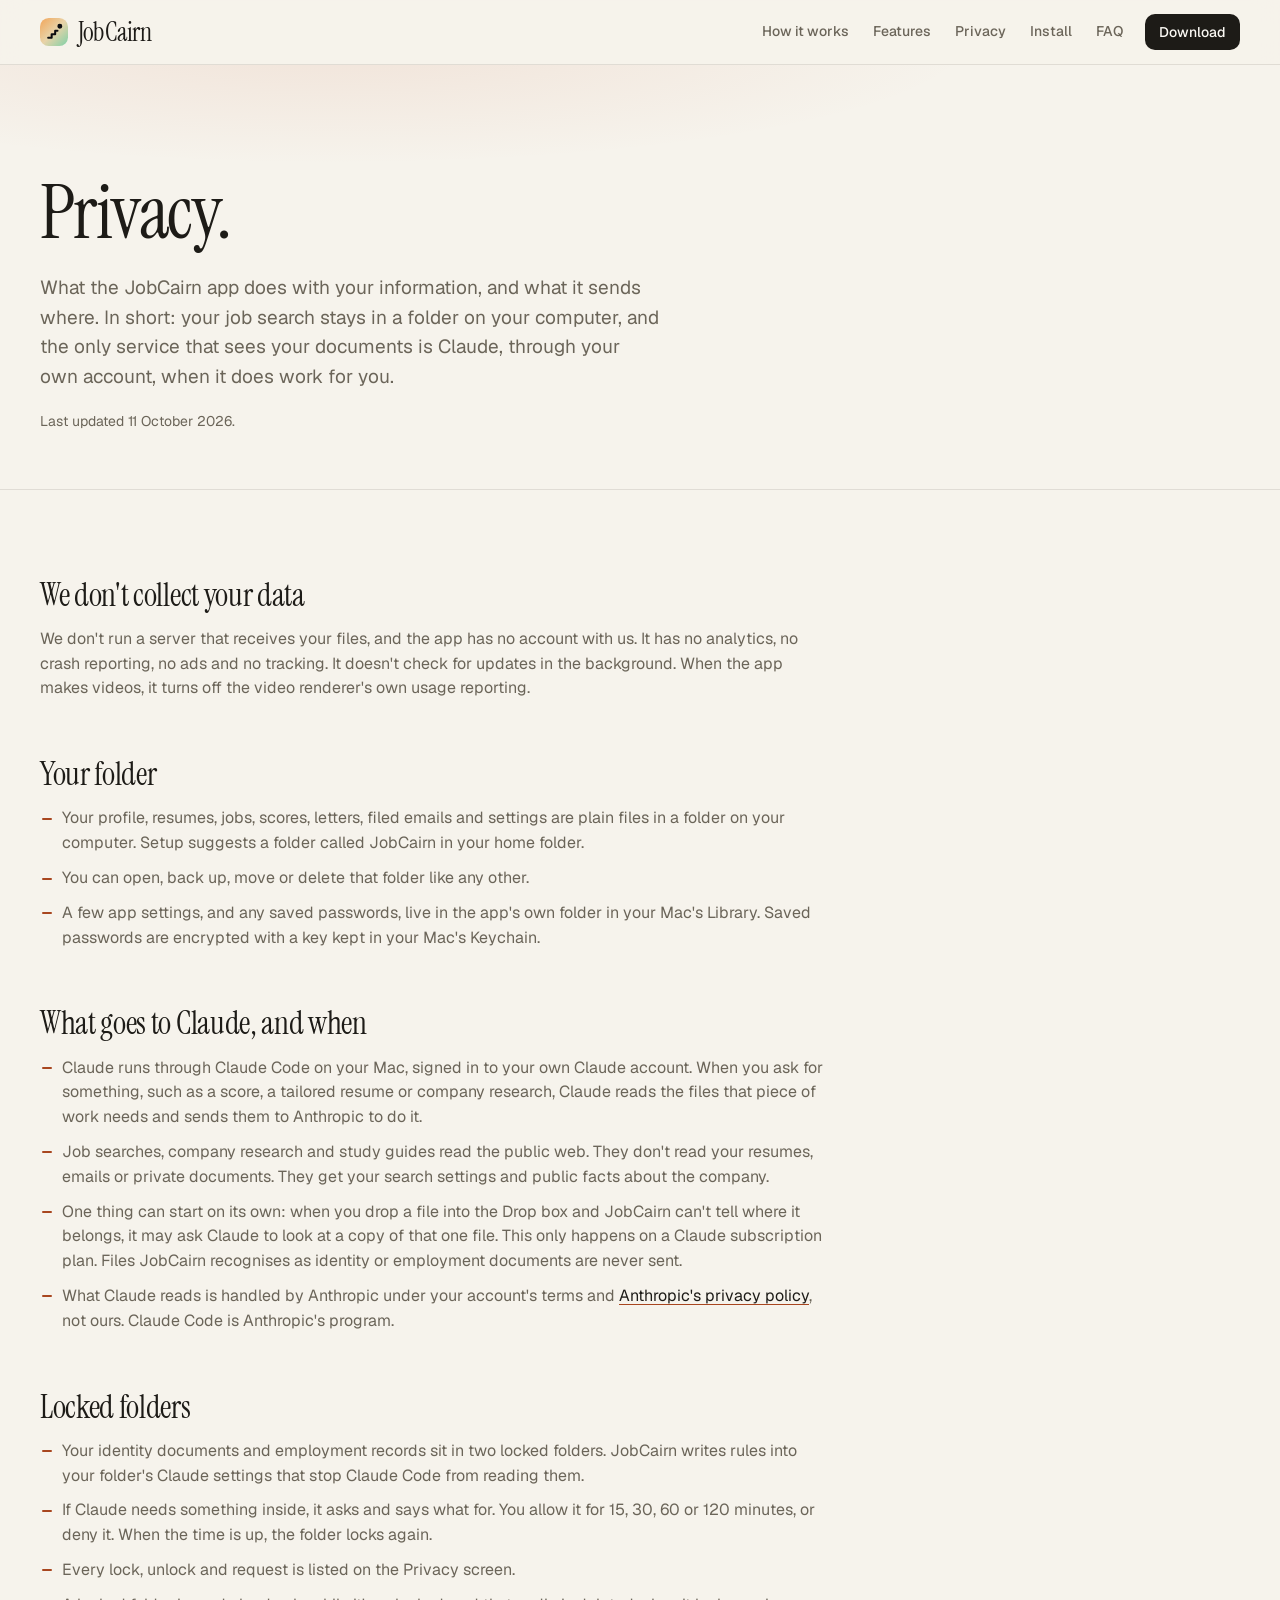
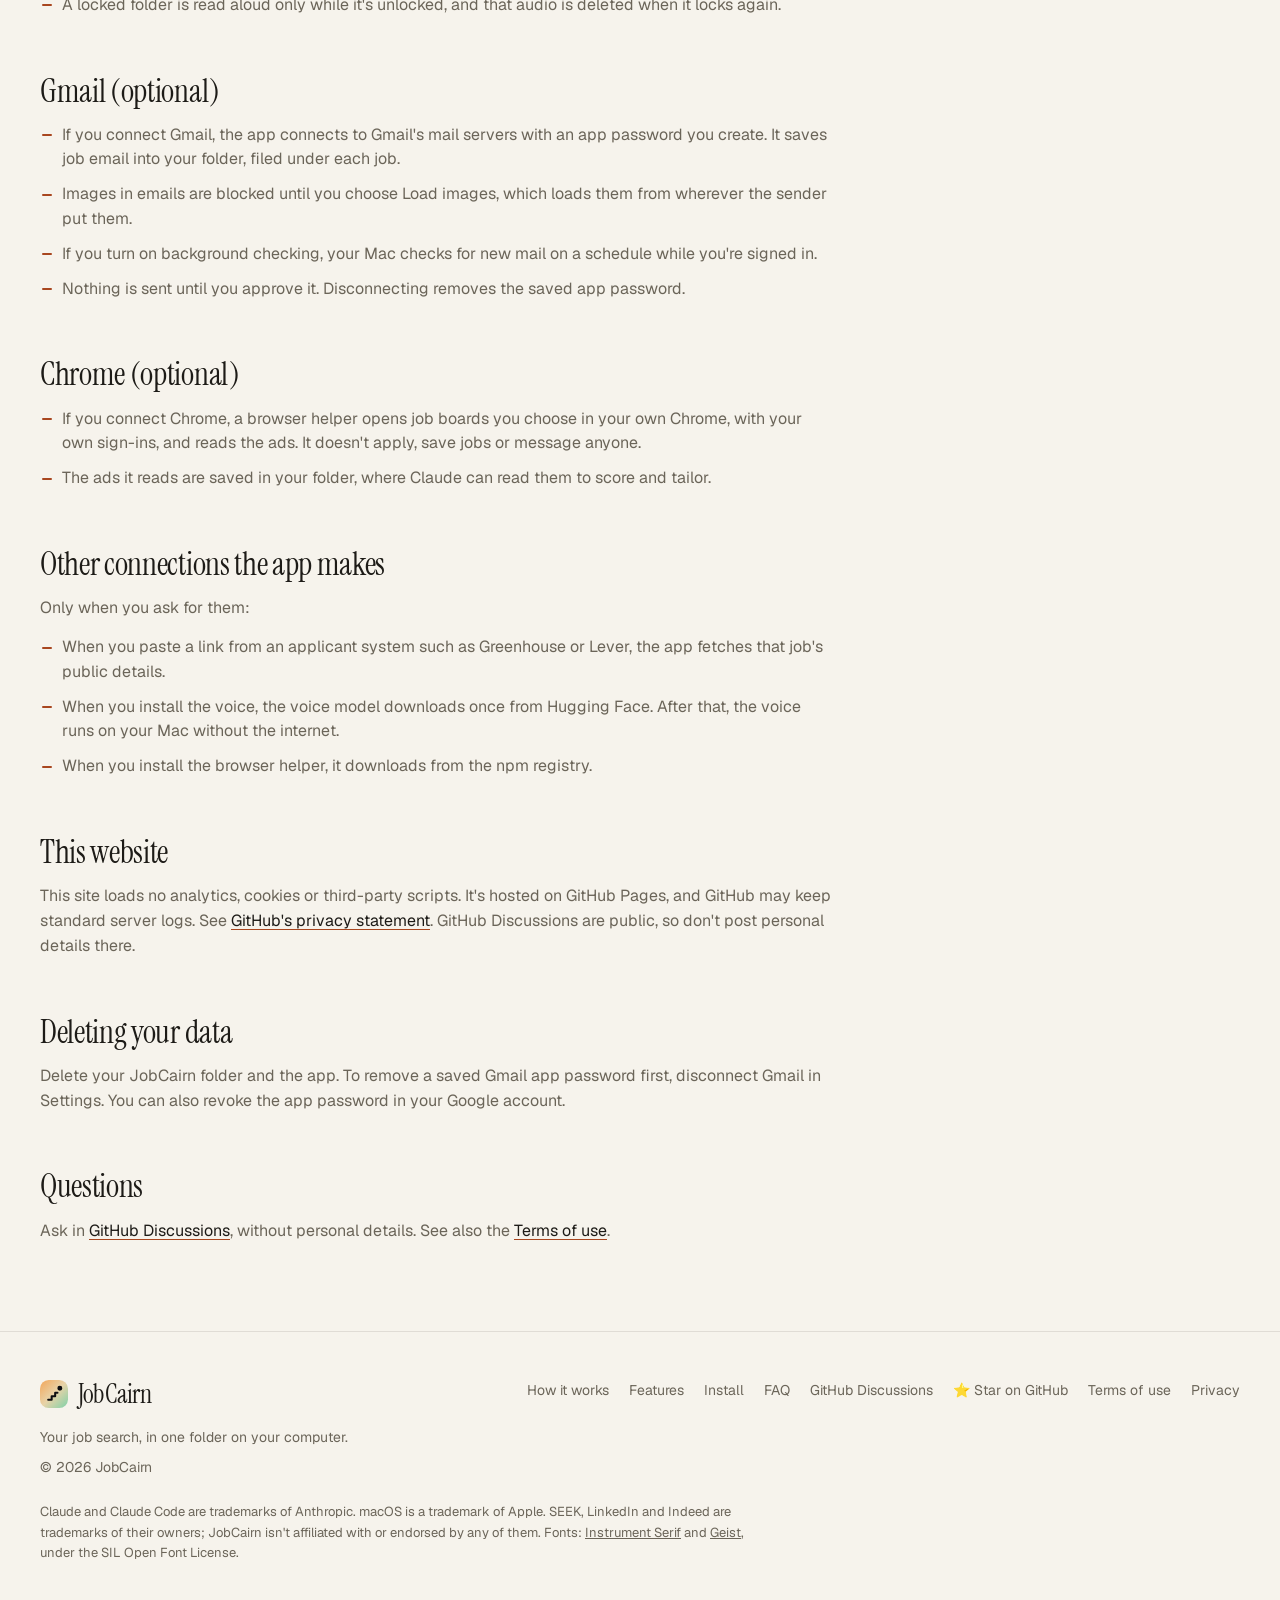
<file: privacy.html>
<!doctype html>
<html lang="en-AU">
<head>
  <meta charset="utf-8">
  <meta name="viewport" content="width=device-width, initial-scale=1">
  <title>JobCairn privacy</title>
  <meta name="description" content="What the JobCairn app does with your information: a folder on your computer, Claude through your own account, locked folders, and no tracking.">
  <meta name="color-scheme" content="dark light">
  <meta name="theme-color" content="#0d0e11" media="(prefers-color-scheme: dark)">
  <meta name="theme-color" content="#f6f3ec" media="(prefers-color-scheme: light)">
  <link rel="canonical" href="https://jobcairn.github.io/privacy.html">
  <link rel="icon" href="public/favicon.svg" type="image/svg+xml">
  <link rel="icon" href="public/favicon-32.png" type="image/png" sizes="32x32">
  <link rel="apple-touch-icon" href="public/apple-touch-icon.png">
  <link rel="manifest" href="site.webmanifest">
  <meta property="og:type" content="website">
  <meta property="og:site_name" content="JobCairn">
  <meta property="og:title" content="JobCairn privacy">
  <meta property="og:description" content="What the JobCairn app does with your information: a folder on your computer, Claude through your own account, locked folders, and no tracking.">
  <meta property="og:url" content="https://jobcairn.github.io/privacy.html">
  <meta property="og:image" content="https://jobcairn.github.io/public/og.png">
  <meta property="og:image:width" content="1200">
  <meta property="og:image:height" content="630">
  <meta property="og:image:alt" content="The JobCairn home screen for a fictional example workspace, with the pipeline and sponsorship mix.">
  <meta name="twitter:card" content="summary_large_image">
  <meta name="twitter:title" content="JobCairn privacy">
  <meta name="twitter:description" content="What the JobCairn app does with your information: a folder on your computer, Claude through your own account, locked folders, and no tracking.">
  <meta name="twitter:image" content="https://jobcairn.github.io/public/og.png">
  <meta name="twitter:image:alt" content="The JobCairn home screen for a fictional example workspace, with the pipeline and sponsorship mix.">
  <link rel="preload" href="public/fonts/instrument-serif-latin-400-normal.woff2" as="font" type="font/woff2" crossorigin>
  <link rel="preload" href="public/fonts/geist-latin-400-normal.woff2" as="font" type="font/woff2" crossorigin>
  <link rel="stylesheet" href="public/css/site.css?v=fb4c34a9">
  <script type="application/ld+json">
{
  "@context": "https://schema.org",
  "@graph": [
    {
      "@type": "WebPage",
      "@id": "https://jobcairn.github.io/privacy.html#webpage",
      "url": "https://jobcairn.github.io/privacy.html",
      "name": "JobCairn privacy",
      "description": "What the JobCairn app does with your information: a folder on your computer, Claude through your own account, locked folders, and no tracking.",
      "inLanguage": "en-AU",
      "isPartOf": {
        "@type": "WebSite",
        "@id": "https://jobcairn.github.io/#website",
        "url": "https://jobcairn.github.io/",
        "name": "JobCairn"
      },
      "publisher": {
        "@type": "Organization",
        "@id": "https://jobcairn.github.io/#org",
        "name": "JobCairn",
        "url": "https://jobcairn.github.io/",
        "logo": "https://jobcairn.github.io/public/icon-512.png",
        "sameAs": [
          "https://github.com/JobCairn",
          "https://github.com/JobCairn/jobcairn"
        ]
      }
    },
    {
      "@type": "BreadcrumbList",
      "itemListElement": [
        {
          "@type": "ListItem",
          "position": 1,
          "name": "JobCairn",
          "item": "https://jobcairn.github.io/"
        },
        {
          "@type": "ListItem",
          "position": 2,
          "name": "Privacy",
          "item": "https://jobcairn.github.io/privacy.html"
        }
      ]
    }
  ]
}
  </script>
</head>
<body>
  <a class="skip" href="#main">Skip to content</a>

  <header class="site-head">
    <div class="wrap">
      <a class="brand" href="./" aria-label="JobCairn home"><img src="public/favicon.svg" alt="" width="28" height="28">JobCairn</a>
      <nav class="site-nav" aria-label="Main">
        <a href="./#how">How it works</a>
        <a href="./#features">Features</a>
        <a href="./#privacy">Privacy</a>
        <a class="nav-install" href="install.html">Install<span class="nav-install__more"> guide</span></a>
        <a href="./#faq">FAQ</a>
        <a class="btn btn--primary btn--sm" href="https://github.com/JobCairn/jobcairn/releases/latest">Download</a>
      </nav>
    </div>
  </header>

  <main id="main">
    <section class="hero hero--page hero--legal" aria-labelledby="page-title">
      <div class="wrap">
        <div class="hero__copy">
          <h1 id="page-title">Privacy.</h1>
          <p class="hero__lead">What the JobCairn app does with your information, and what it sends where. In short: your job search stays in a folder on your computer, and the only service that sees your documents is Claude, through your own account, when it does work for you.</p>
          <p class="hero__meta">Last updated 11 October 2026.</p>
        </div>
      </div>
    </section>

    <section class="section section--tight">
      <div class="wrap">
        <div class="prose">
          <h2>We don't collect your data</h2>
          <p>We don't run a server that receives your files, and the app has no account with us. It has no analytics, no crash reporting, no ads and no tracking. It doesn't check for updates in the background. When the app makes videos, it turns off the video renderer's own usage reporting.</p>

          <h2>Your folder</h2>
          <ul>
            <li>Your profile, resumes, jobs, scores, letters, filed emails and settings are plain files in a folder on your computer. Setup suggests a folder called JobCairn in your home folder.</li>
            <li>You can open, back up, move or delete that folder like any other.</li>
            <li>A few app settings, and any saved passwords, live in the app's own folder in your Mac's Library. Saved passwords are encrypted with a key kept in your Mac's Keychain.</li>
          </ul>

          <h2>What goes to Claude, and when</h2>
          <ul>
            <li>Claude runs through Claude Code on your Mac, signed in to your own Claude account. When you ask for something, such as a score, a tailored resume or company research, Claude reads the files that piece of work needs and sends them to Anthropic to do it.</li>
            <li>Job searches, company research and study guides read the public web. They don't read your resumes, emails or private documents. They get your search settings and public facts about the company.</li>
            <li>One thing can start on its own: when you drop a file into the Drop box and JobCairn can't tell where it belongs, it may ask Claude to look at a copy of that one file. This only happens on a Claude subscription plan. Files JobCairn recognises as identity or employment documents are never sent.</li>
            <li>What Claude reads is handled by Anthropic under your account's terms and <a href="https://www.anthropic.com/legal/privacy" rel="noopener">Anthropic's privacy policy</a>, not ours. Claude Code is Anthropic's program.</li>
          </ul>

          <h2>Locked folders</h2>
          <ul>
            <li>Your identity documents and employment records sit in two locked folders. JobCairn writes rules into your folder's Claude settings that stop Claude Code from reading them.</li>
            <li>If Claude needs something inside, it asks and says what for. You allow it for 15, 30, 60 or 120 minutes, or deny it. When the time is up, the folder locks again.</li>
            <li>Every lock, unlock and request is listed on the Privacy screen.</li>
            <li>A locked folder is read aloud only while it's unlocked, and that audio is deleted when it locks again.</li>
          </ul>

          <h2>Gmail (optional)</h2>
          <ul>
            <li>If you connect Gmail, the app connects to Gmail's mail servers with an app password you create. It saves job email into your folder, filed under each job.</li>
            <li>Images in emails are blocked until you choose Load images, which loads them from wherever the sender put them.</li>
            <li>If you turn on background checking, your Mac checks for new mail on a schedule while you're signed in.</li>
            <li>Nothing is sent until you approve it. Disconnecting removes the saved app password.</li>
          </ul>

          <h2>Chrome (optional)</h2>
          <ul>
            <li>If you connect Chrome, a browser helper opens job boards you choose in your own Chrome, with your own sign-ins, and reads the ads. It doesn't apply, save jobs or message anyone.</li>
            <li>The ads it reads are saved in your folder, where Claude can read them to score and tailor.</li>
          </ul>

          <h2>Other connections the app makes</h2>
          <p>Only when you ask for them:</p>
          <ul>
            <li>When you paste a link from an applicant system such as Greenhouse or Lever, the app fetches that job's public details.</li>
            <li>When you install the voice, the voice model downloads once from Hugging Face. After that, the voice runs on your Mac without the internet.</li>
            <li>When you install the browser helper, it downloads from the npm registry.</li>
          </ul>

          <h2>This website</h2>
          <p>This site loads no analytics, cookies or third-party scripts. It's hosted on GitHub Pages, and GitHub may keep standard server logs. See <a href="https://docs.github.com/en/site-policy/privacy-policies/github-general-privacy-statement" rel="noopener">GitHub's privacy statement</a>. GitHub Discussions are public, so don't post personal details there.</p>

          <h2>Deleting your data</h2>
          <p>Delete your JobCairn folder and the app. To remove a saved Gmail app password first, disconnect Gmail in Settings. You can also revoke the app password in your Google account.</p>

          <h2>Questions</h2>
          <p>Ask in <a href="https://github.com/JobCairn/jobcairn/discussions">GitHub Discussions</a>, without personal details. See also the <a href="terms.html">Terms of use</a>.</p>
        </div>
      </div>
    </section>
  </main>

  <footer class="site-foot">
    <div class="wrap">
      <div>
        <a class="brand" href="./"><img src="public/favicon.svg" alt="" width="28" height="28">JobCairn</a>
        <p class="tagline">Your job search, in one folder on your computer.</p>
        <p>© 2026 JobCairn</p>
      </div>
      <nav aria-label="Footer">
        <a href="./#how">How it works</a>
        <a href="./#features">Features</a>
        <a href="install.html">Install</a>
        <a href="./#faq">FAQ</a>
        <a href="https://github.com/JobCairn/jobcairn/discussions">GitHub Discussions</a>
        <a href="https://github.com/JobCairn/jobcairn"><span aria-hidden="true">⭐ </span>Star on GitHub</a>
        <a href="terms.html">Terms of use</a>
        <a href="privacy.html">Privacy</a>
      </nav>
      <p class="fine">Claude and Claude Code are trademarks of Anthropic. macOS is a trademark of Apple. SEEK, LinkedIn and Indeed are trademarks of their owners; JobCairn isn't affiliated with or endorsed by any of them. Fonts: <a href="public/fonts/OFL-instrument-serif.txt">Instrument Serif</a> and <a href="public/fonts/OFL-geist.txt">Geist</a>, under the SIL Open Font License.</p>
    </div>
  </footer>
</body>
</html>
</file>
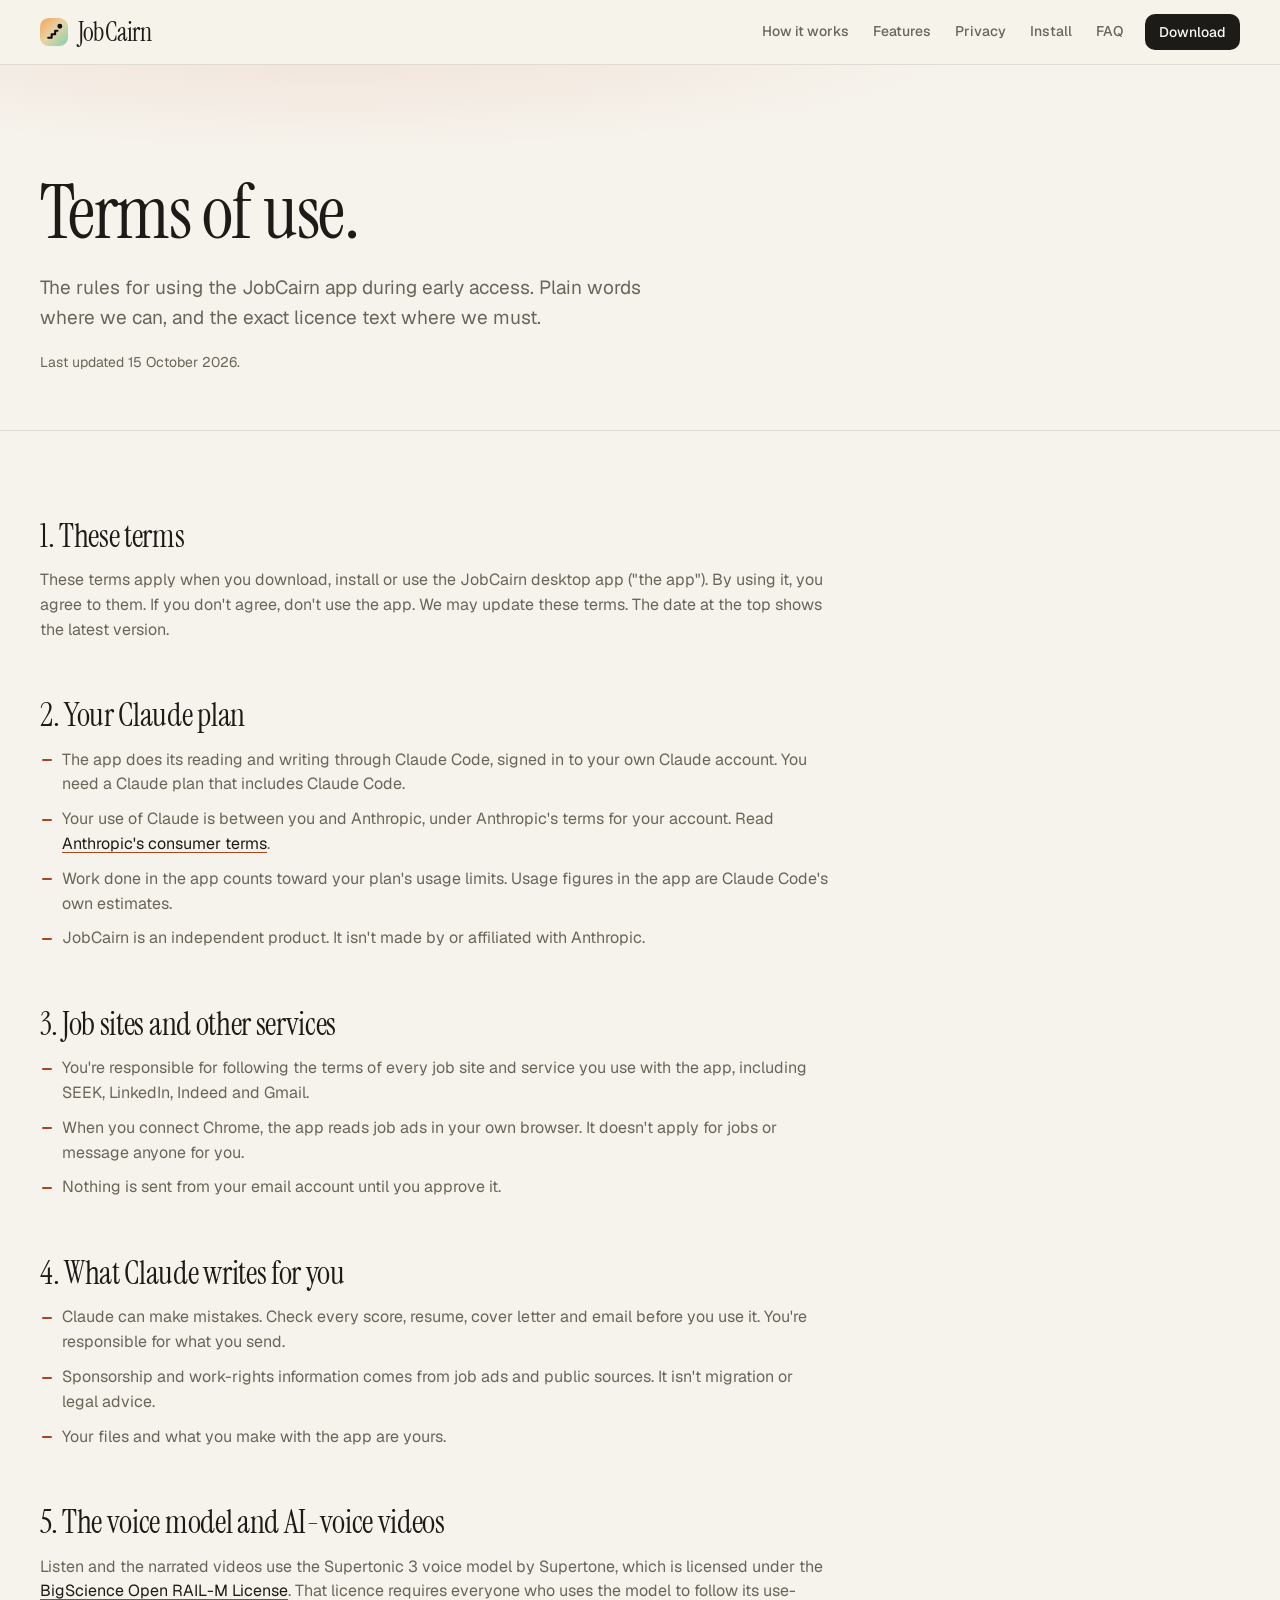
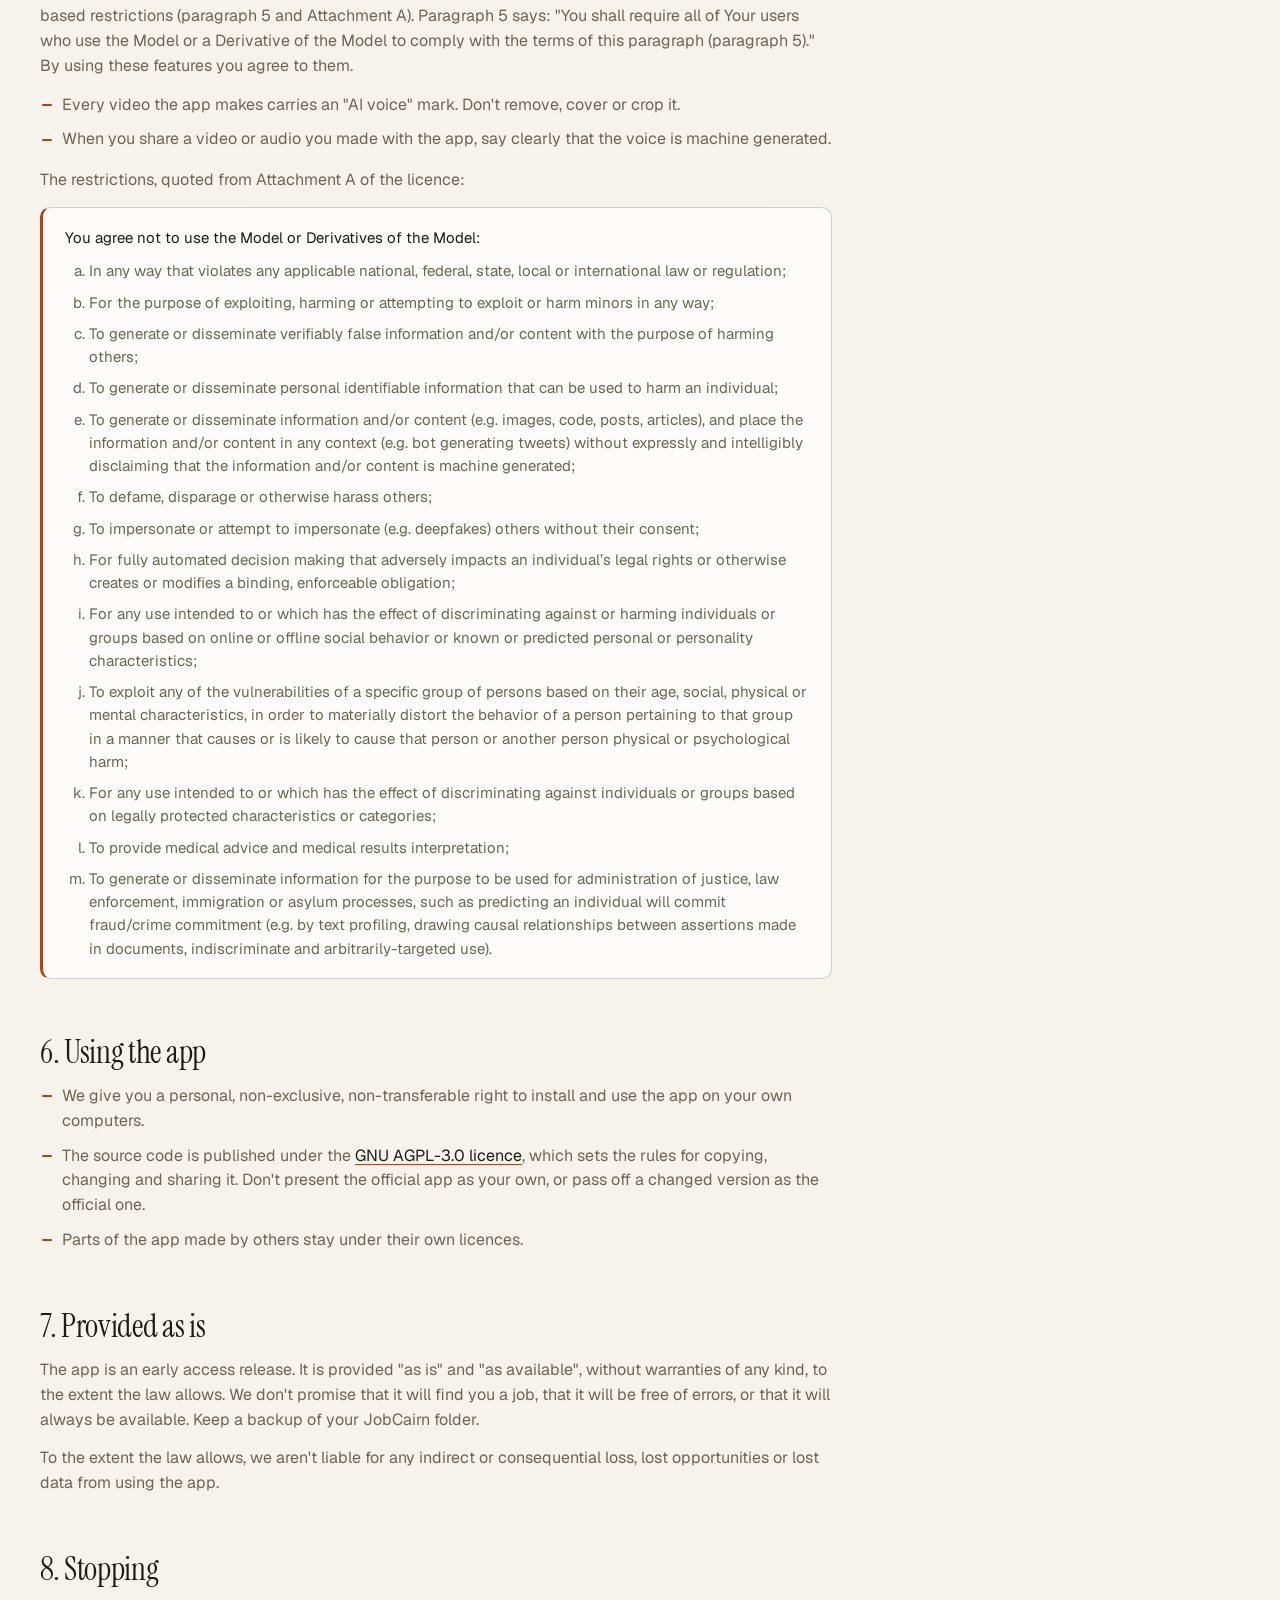
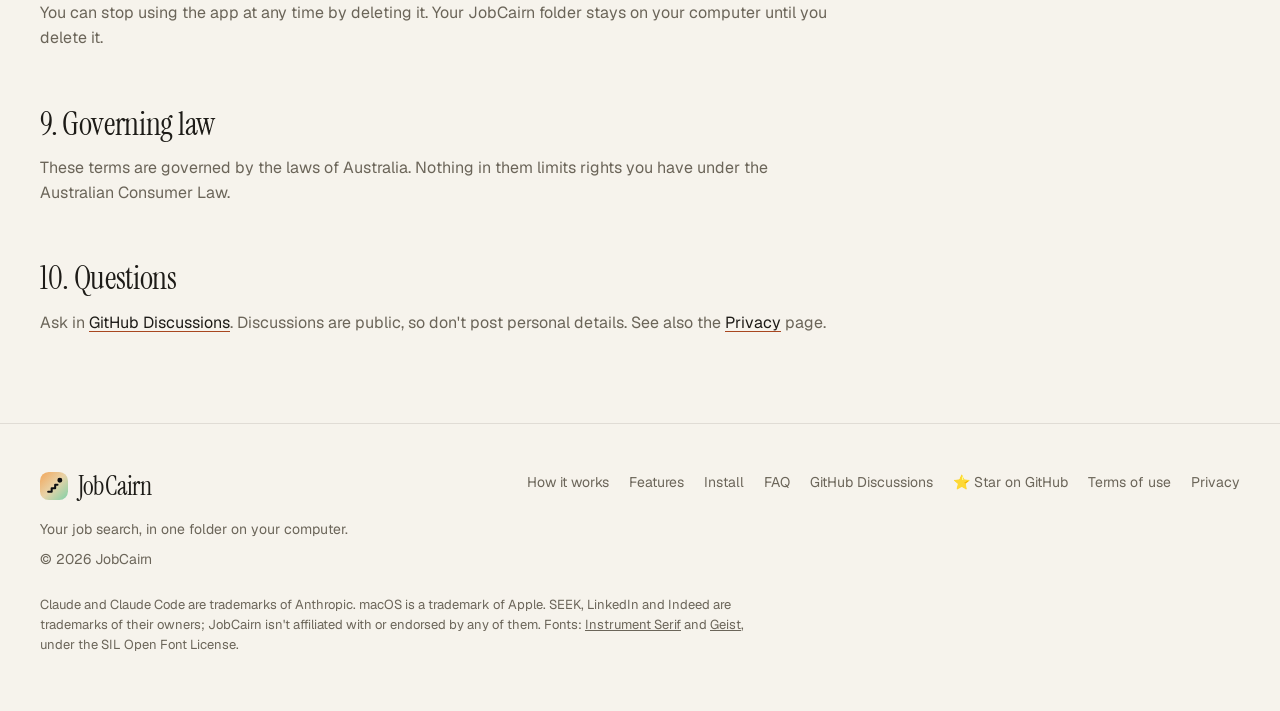
<file: terms.html>
<!doctype html>
<html lang="en-AU">
<head>
  <meta charset="utf-8">
  <meta name="viewport" content="width=device-width, initial-scale=1">
  <title>JobCairn terms of use</title>
  <meta name="description" content="The terms for using the JobCairn desktop app during early access, including the voice model licence restrictions.">
  <meta name="color-scheme" content="dark light">
  <meta name="theme-color" content="#0d0e11" media="(prefers-color-scheme: dark)">
  <meta name="theme-color" content="#f6f3ec" media="(prefers-color-scheme: light)">
  <link rel="canonical" href="https://jobcairn.github.io/terms.html">
  <link rel="icon" href="public/favicon.svg" type="image/svg+xml">
  <link rel="icon" href="public/favicon-32.png" type="image/png" sizes="32x32">
  <link rel="apple-touch-icon" href="public/apple-touch-icon.png">
  <link rel="manifest" href="site.webmanifest">
  <meta property="og:type" content="website">
  <meta property="og:site_name" content="JobCairn">
  <meta property="og:title" content="JobCairn terms of use">
  <meta property="og:description" content="The terms for using the JobCairn desktop app during early access, including the voice model licence restrictions.">
  <meta property="og:url" content="https://jobcairn.github.io/terms.html">
  <meta property="og:image" content="https://jobcairn.github.io/public/og.png">
  <meta property="og:image:width" content="1200">
  <meta property="og:image:height" content="630">
  <meta property="og:image:alt" content="The JobCairn home screen for a fictional example workspace, with the pipeline and sponsorship mix.">
  <meta name="twitter:card" content="summary_large_image">
  <meta name="twitter:title" content="JobCairn terms of use">
  <meta name="twitter:description" content="The terms for using the JobCairn desktop app during early access, including the voice model licence restrictions.">
  <meta name="twitter:image" content="https://jobcairn.github.io/public/og.png">
  <meta name="twitter:image:alt" content="The JobCairn home screen for a fictional example workspace, with the pipeline and sponsorship mix.">
  <link rel="preload" href="public/fonts/instrument-serif-latin-400-normal.woff2" as="font" type="font/woff2" crossorigin>
  <link rel="preload" href="public/fonts/geist-latin-400-normal.woff2" as="font" type="font/woff2" crossorigin>
  <link rel="stylesheet" href="public/css/site.css?v=fb4c34a9">
  <script type="application/ld+json">
{
  "@context": "https://schema.org",
  "@graph": [
    {
      "@type": "WebPage",
      "@id": "https://jobcairn.github.io/terms.html#webpage",
      "url": "https://jobcairn.github.io/terms.html",
      "name": "JobCairn terms of use",
      "description": "The terms for using the JobCairn desktop app during early access, including the voice model licence restrictions.",
      "inLanguage": "en-AU",
      "isPartOf": {
        "@type": "WebSite",
        "@id": "https://jobcairn.github.io/#website",
        "url": "https://jobcairn.github.io/",
        "name": "JobCairn"
      },
      "publisher": {
        "@type": "Organization",
        "@id": "https://jobcairn.github.io/#org",
        "name": "JobCairn",
        "url": "https://jobcairn.github.io/",
        "logo": "https://jobcairn.github.io/public/icon-512.png",
        "sameAs": [
          "https://github.com/JobCairn",
          "https://github.com/JobCairn/jobcairn"
        ]
      }
    },
    {
      "@type": "BreadcrumbList",
      "itemListElement": [
        {
          "@type": "ListItem",
          "position": 1,
          "name": "JobCairn",
          "item": "https://jobcairn.github.io/"
        },
        {
          "@type": "ListItem",
          "position": 2,
          "name": "Terms of use",
          "item": "https://jobcairn.github.io/terms.html"
        }
      ]
    }
  ]
}
  </script>
</head>
<body>
  <a class="skip" href="#main">Skip to content</a>

  <header class="site-head">
    <div class="wrap">
      <a class="brand" href="./" aria-label="JobCairn home"><img src="public/favicon.svg" alt="" width="28" height="28">JobCairn</a>
      <nav class="site-nav" aria-label="Main">
        <a href="./#how">How it works</a>
        <a href="./#features">Features</a>
        <a href="./#privacy">Privacy</a>
        <a class="nav-install" href="install.html">Install<span class="nav-install__more"> guide</span></a>
        <a href="./#faq">FAQ</a>
        <a class="btn btn--primary btn--sm" href="https://github.com/JobCairn/jobcairn/releases/latest">Download</a>
      </nav>
    </div>
  </header>

  <main id="main">
    <section class="hero hero--page hero--legal" aria-labelledby="page-title">
      <div class="wrap">
        <div class="hero__copy">
          <h1 id="page-title">Terms of use.</h1>
          <p class="hero__lead">The rules for using the JobCairn app during early access. Plain words where we can, and the exact licence text where we must.</p>
          <p class="hero__meta">Last updated 15 October 2026.</p>
        </div>
      </div>
    </section>

    <section class="section section--tight">
      <div class="wrap">
        <div class="prose">
          <h2>1. These terms</h2>
          <p>These terms apply when you download, install or use the JobCairn desktop app ("the app"). By using it, you agree to them. If you don't agree, don't use the app. We may update these terms. The date at the top shows the latest version.</p>

          <h2>2. Your Claude plan</h2>
          <ul>
            <li>The app does its reading and writing through Claude Code, signed in to your own Claude account. You need a Claude plan that includes Claude Code.</li>
            <li>Your use of Claude is between you and Anthropic, under Anthropic's terms for your account. Read <a href="https://www.anthropic.com/legal/consumer-terms" rel="noopener">Anthropic's consumer terms</a>.</li>
            <li>Work done in the app counts toward your plan's usage limits. Usage figures in the app are Claude Code's own estimates.</li>
            <li>JobCairn is an independent product. It isn't made by or affiliated with Anthropic.</li>
          </ul>

          <h2>3. Job sites and other services</h2>
          <ul>
            <li>You're responsible for following the terms of every job site and service you use with the app, including SEEK, LinkedIn, Indeed and Gmail.</li>
            <li>When you connect Chrome, the app reads job ads in your own browser. It doesn't apply for jobs or message anyone for you.</li>
            <li>Nothing is sent from your email account until you approve it.</li>
          </ul>

          <h2>4. What Claude writes for you</h2>
          <ul>
            <li>Claude can make mistakes. Check every score, resume, cover letter and email before you use it. You're responsible for what you send.</li>
            <li>Sponsorship and work-rights information comes from job ads and public sources. It isn't migration or legal advice.</li>
            <li>Your files and what you make with the app are yours.</li>
          </ul>

          <h2 id="voice">5. The voice model and AI-voice videos</h2>
          <p>Listen and the narrated videos use the Supertonic 3 voice model by Supertone, which is licensed under the <a href="https://huggingface.co/Supertone/supertonic-3/blob/main/LICENSE" rel="noopener">BigScience Open RAIL-M License</a>. That licence requires everyone who uses the model to follow its use-based restrictions (paragraph 5 and Attachment A). Paragraph 5 says: "You shall require all of Your users who use the Model or a Derivative of the Model to comply with the terms of this paragraph (paragraph 5)." By using these features you agree to them.</p>
          <ul>
            <li>Every video the app makes carries an "AI voice" mark. Don't remove, cover or crop it.</li>
            <li>When you share a video or audio you made with the app, say clearly that the voice is machine generated.</li>
          </ul>
          <p>The restrictions, quoted from Attachment A of the licence:</p>
          <blockquote class="licence">
            <p>You agree not to use the Model or Derivatives of the Model:</p>
            <ol type="a">
              <li>In any way that violates any applicable national, federal, state, local or international law or regulation;</li>
              <li>For the purpose of exploiting, harming or attempting to exploit or harm minors in any way;</li>
              <li>To generate or disseminate verifiably false information and/or content with the purpose of harming others;</li>
              <li>To generate or disseminate personal identifiable information that can be used to harm an individual;</li>
              <li>To generate or disseminate information and/or content (e.g. images, code, posts, articles), and place the information and/or content in any context (e.g. bot generating tweets) without expressly and intelligibly disclaiming that the information and/or content is machine generated;</li>
              <li>To defame, disparage or otherwise harass others;</li>
              <li>To impersonate or attempt to impersonate (e.g. deepfakes) others without their consent;</li>
              <li>For fully automated decision making that adversely impacts an individual’s legal rights or otherwise creates or modifies a binding, enforceable obligation;</li>
              <li>For any use intended to or which has the effect of discriminating against or harming individuals or groups based on online or offline social behavior or known or predicted personal or personality characteristics;</li>
              <li>To exploit any of the vulnerabilities of a specific group of persons based on their age, social, physical or mental characteristics, in order to materially distort the behavior of a person pertaining to that group in a manner that causes or is likely to cause that person or another person physical or psychological harm;</li>
              <li>For any use intended to or which has the effect of discriminating against individuals or groups based on legally protected characteristics or categories;</li>
              <li>To provide medical advice and medical results interpretation;</li>
              <li>To generate or disseminate information for the purpose to be used for administration of justice, law enforcement, immigration or asylum processes, such as predicting an individual will commit fraud/crime commitment (e.g. by text profiling, drawing causal relationships between assertions made in documents, indiscriminate and arbitrarily-targeted use).</li>
            </ol>
          </blockquote>

          <h2>6. Using the app</h2>
          <ul>
            <li>We give you a personal, non-exclusive, non-transferable right to install and use the app on your own computers.</li>
            <li>The source code is published under the <a href="https://www.gnu.org/licenses/agpl-3.0.html" rel="noopener">GNU AGPL-3.0 licence</a>, which sets the rules for copying, changing and sharing it. Don't present the official app as your own, or pass off a changed version as the official one.</li>
            <li>Parts of the app made by others stay under their own licences.</li>
          </ul>

          <h2>7. Provided as is</h2>
          <p>The app is an early access release. It is provided "as is" and "as available", without warranties of any kind, to the extent the law allows. We don't promise that it will find you a job, that it will be free of errors, or that it will always be available. Keep a backup of your JobCairn folder.</p>
          <p>To the extent the law allows, we aren't liable for any indirect or consequential loss, lost opportunities or lost data from using the app.</p>

          <h2>8. Stopping</h2>
          <p>You can stop using the app at any time by deleting it. Your JobCairn folder stays on your computer until you delete it.</p>

          <h2>9. Governing law</h2>
          <p>These terms are governed by the laws of Australia. Nothing in them limits rights you have under the Australian Consumer Law.</p>

          <h2>10. Questions</h2>
          <p>Ask in <a href="https://github.com/JobCairn/jobcairn/discussions">GitHub Discussions</a>. Discussions are public, so don't post personal details. See also the <a href="privacy.html">Privacy</a> page.</p>
        </div>
      </div>
    </section>
  </main>

  <footer class="site-foot">
    <div class="wrap">
      <div>
        <a class="brand" href="./"><img src="public/favicon.svg" alt="" width="28" height="28">JobCairn</a>
        <p class="tagline">Your job search, in one folder on your computer.</p>
        <p>© 2026 JobCairn</p>
      </div>
      <nav aria-label="Footer">
        <a href="./#how">How it works</a>
        <a href="./#features">Features</a>
        <a href="install.html">Install</a>
        <a href="./#faq">FAQ</a>
        <a href="https://github.com/JobCairn/jobcairn/discussions">GitHub Discussions</a>
        <a href="https://github.com/JobCairn/jobcairn"><span aria-hidden="true">⭐ </span>Star on GitHub</a>
        <a href="terms.html">Terms of use</a>
        <a href="privacy.html">Privacy</a>
      </nav>
      <p class="fine">Claude and Claude Code are trademarks of Anthropic. macOS is a trademark of Apple. SEEK, LinkedIn and Indeed are trademarks of their owners; JobCairn isn't affiliated with or endorsed by any of them. Fonts: <a href="public/fonts/OFL-instrument-serif.txt">Instrument Serif</a> and <a href="public/fonts/OFL-geist.txt">Geist</a>, under the SIL Open Font License.</p>
    </div>
  </footer>
</body>
</html>
</file>
<file: public/css/site.css>
/* JobCairn site. Colours and type follow the app's brand tokens (Graphite dark, Paper light). */

@font-face { font-family: "Instrument Serif"; font-style: normal; font-weight: 400; font-display: swap; src: url("../fonts/instrument-serif-latin-400-normal.woff2") format("woff2"); }
@font-face { font-family: "Instrument Serif"; font-style: italic; font-weight: 400; font-display: swap; src: url("../fonts/instrument-serif-latin-400-italic.woff2") format("woff2"); }
@font-face { font-family: "Geist"; font-style: normal; font-weight: 400; font-display: swap; src: url("../fonts/geist-latin-400-normal.woff2") format("woff2"); }
@font-face { font-family: "Geist"; font-style: normal; font-weight: 500; font-display: swap; src: url("../fonts/geist-latin-500-normal.woff2") format("woff2"); }
@font-face { font-family: "Geist"; font-style: normal; font-weight: 600; font-display: swap; src: url("../fonts/geist-latin-600-normal.woff2") format("woff2"); }

:root {
  color-scheme: dark light;
  --display: "Instrument Serif", ui-serif, Georgia, serif;
  --sans: Geist, ui-sans-serif, -apple-system, "Segoe UI", sans-serif;

  /* Graphite */
  --bg: #0d0e11;
  --bg-raised: #121419;
  --surface: rgba(255, 255, 255, 0.035);
  --border: rgba(255, 255, 255, 0.08);
  --border-strong: rgba(255, 255, 255, 0.16);
  --text: #ecebe7;
  --muted: #8d909a;
  --accent: #f2a65a;
  --accent-strong: #f7c48e;
  --accent-soft: rgba(242, 166, 90, 0.16);
  --success: #7fd1a8;
  --glow: rgba(242, 166, 90, 0.18);
  --btn-bg: #ecebe7;
  --btn-bg-hover: #f7c48e;
  --btn-fg: #0d0e11;
  --shadow-window: 0 40px 90px rgba(0, 0, 0, 0.45);
  --stone: #5d616c;

  --radius-sm: 6px;
  --radius-md: 10px;
  --radius-lg: 14px;
  --radius-xl: 18px;
  --radius-full: 999px;
  --ease-out: cubic-bezier(0.2, 0.8, 0.2, 1);
  --wrap: 1200px;
  --gutter: clamp(20px, 4vw, 40px);
}

@media (prefers-color-scheme: light) {
  :root {
    /* Paper */
    --bg: #f6f3ec;
    --bg-raised: #efeadf;
    --surface: rgba(255, 255, 255, 0.72);
    --border: rgba(30, 25, 15, 0.1);
    --border-strong: rgba(30, 25, 15, 0.2);
    --text: #1d1b17;
    --muted: #6b6559;
    --accent: #a8461f;
    --accent-strong: #8f3a18;
    --accent-soft: rgba(196, 87, 47, 0.1);
    --success: #286b4a;
    --glow: rgba(196, 87, 47, 0.1);
    --btn-bg: #1d1b17;
    --btn-bg-hover: #8f3a18;
    --btn-fg: #fbf9f4;
    --shadow-window: 0 30px 70px rgba(60, 45, 20, 0.18);
    --stone: #968d7b;
  }
}

*, *::before, *::after { box-sizing: border-box; }
html { -webkit-text-size-adjust: 100%; scroll-behavior: smooth; scroll-padding-top: 80px; }
body {
  margin: 0;
  background: var(--bg);
  color: var(--text);
  font-family: var(--sans);
  font-size: 16px;
  line-height: 1.55;
  -webkit-font-smoothing: antialiased;
  text-rendering: optimizeLegibility;
}
img { display: block; max-width: 100%; height: auto; }
[hidden] { display: none !important; }
a { color: inherit; }
p, figure { margin: 0; }
h1, h2, h3 { margin: 0; font-weight: 400; }
:focus-visible { outline: 2px solid var(--accent-strong); outline-offset: 3px; border-radius: 4px; }

.wrap { width: 100%; max-width: calc(var(--wrap) + 2 * var(--gutter)); margin: 0 auto; padding: 0 var(--gutter); }
.skip { position: absolute; left: 12px; top: -60px; z-index: 20; padding: 10px 14px; background: var(--btn-bg); color: var(--btn-fg); border-radius: var(--radius-md); text-decoration: none; font-weight: 500; }
.skip:focus { top: 12px; }
.visually-hidden { position: absolute; width: 1px; height: 1px; overflow: hidden; clip: rect(0 0 0 0); white-space: nowrap; }

/* Buttons */
.btn {
  display: inline-flex; align-items: center; justify-content: center; gap: 8px;
  min-height: 44px; padding: 0 18px; border-radius: var(--radius-md);
  font: 500 15px/1 var(--sans); text-decoration: none; white-space: nowrap;
  transition: background-color 200ms var(--ease-out), border-color 200ms var(--ease-out), color 200ms var(--ease-out);
}
.btn--primary { background: var(--btn-bg); color: var(--btn-fg); }
.btn--primary:hover { background: var(--btn-bg-hover); }
.btn--secondary { border: 1px solid var(--border-strong); background: var(--surface); color: var(--text); }
.btn--secondary:hover { border-color: var(--muted); }
.btn--sm { min-height: 36px; padding: 0 14px; font-size: 14px; }

/* Header */
.site-head {
  position: sticky; top: 0; z-index: 10;
  background: color-mix(in srgb, var(--bg) 86%, transparent);
  backdrop-filter: saturate(1.4) blur(12px);
  -webkit-backdrop-filter: saturate(1.4) blur(12px);
  border-bottom: 1px solid var(--border);
}
.site-head .wrap { display: flex; align-items: center; gap: 24px; height: 64px; }
.brand { display: inline-flex; align-items: center; gap: 10px; text-decoration: none; font-family: var(--display); font-size: 26px; line-height: 1; letter-spacing: -0.01em; }
.brand img { width: 28px; height: 28px; }
.site-nav { margin-left: auto; display: flex; align-items: center; gap: 4px; }
.site-nav a:not(.btn) { padding: 8px 10px; border-radius: var(--radius-sm); color: var(--muted); text-decoration: none; font-size: 14px; font-weight: 500; }
.site-nav a:not(.btn):hover { color: var(--text); }
.site-nav .btn { margin-left: 8px; }
.nav-install { white-space: nowrap; }
.nav-install__more { display: none; }
@media (max-width: 760px) {
  .site-nav a:not(.btn):not(.nav-install) { display: none; }
  .nav-install__more { display: inline; }
}

/* Hero */
.hero { padding: clamp(48px, 9vw, 112px) 0 0; position: relative; overflow: hidden; }
.hero::before {
  content: ""; position: absolute; inset: -20% -10% auto; height: 70%;
  background: radial-gradient(60% 60% at 30% 20%, var(--glow), transparent 70%);
  pointer-events: none;
}
.hero__copy { position: relative; max-width: 860px; }
.label { font-size: 13px; font-weight: 500; color: var(--muted); }
.hero h1 {
  font-family: var(--display);
  font-size: clamp(46px, 8vw, 96px);
  line-height: 0.95;
  letter-spacing: -0.02em;
}
.hero h1 em { color: var(--accent); }
.hero__lead { margin-top: 24px; max-width: 620px; font-size: clamp(17px, 1.6vw, 19px); color: var(--muted); }
.hero__lead strong { color: var(--text); font-weight: 500; }
.hero__actions { margin-top: 32px; display: flex; flex-wrap: wrap; gap: 12px; }
.hero__meta { margin-top: 20px; font-size: 14px; color: var(--muted); }
.hero__meta a, .section__head p a, .faq a { color: var(--text); text-decoration-color: var(--accent); text-underline-offset: 3px; }
.hero__meta a:hover, .section__head p a:hover, .faq a:hover { color: var(--accent); }

.hero__shot { position: relative; margin: clamp(40px, 6vw, 72px) 0 clamp(48px, 7vw, 88px); }
.window {
  border: 1px solid var(--border-strong);
  border-radius: var(--radius-xl);
  background: var(--bg-raised);
  box-shadow: var(--shadow-window);
  overflow: hidden;
}
/* Hero showcase: the tour plays inside a laptop drawn in CSS. Bezel stays dark in both themes, like the hardware. */
.laptop { --lid-pad: clamp(6px, 1.25vw, 15px); position: relative; max-width: 1080px; margin: 0 auto; }
.laptop__lid {
  position: relative; width: 90%; margin: 0 auto; padding: var(--lid-pad) var(--lid-pad) calc(var(--lid-pad) * 1.15);
  border-radius: clamp(10px, 1.6vw, 20px) clamp(10px, 1.6vw, 20px) 4px 4px;
  background: linear-gradient(180deg, #1c1e24, #0b0c0f 22%);
  box-shadow: 0 0 0 1px rgba(255, 255, 255, 0.10), inset 0 0 0 1px rgba(255, 255, 255, 0.05), var(--shadow-window);
}
.laptop__cam { position: absolute; top: calc(var(--lid-pad) / 2); left: 50%; width: 5px; height: 5px; margin: -2.5px 0 0 -2.5px; border-radius: 50%; background: #2a2d35; box-shadow: inset 0 0 0 1px #3a3e48; }
.laptop__screen { position: relative; aspect-ratio: 16 / 9; overflow: hidden; border-radius: 3px; background: #0d0e11; }
.laptop__base {
  position: relative; height: clamp(9px, 1.5vw, 18px); border-radius: 2px 2px clamp(10px, 1.6vw, 18px) clamp(10px, 1.6vw, 18px) / 2px 2px 100% 100%;
  background: linear-gradient(180deg, #6a6f7b 0, #3c4049 16%, #272a31 70%, #18191e);
  box-shadow: 0 1px 0 rgba(255, 255, 255, 0.18) inset, 0 0 0 1px rgba(255, 255, 255, 0.06), 0 24px 40px -18px rgba(0, 0, 0, 0.6);
}
.laptop__lip { position: absolute; left: 50%; top: 0; width: 15%; height: 42%; transform: translateX(-50%); border-radius: 0 0 8px 8px; background: rgba(0, 0, 0, 0.35); box-shadow: inset 0 1px 1px rgba(0, 0, 0, 0.4); }
@media (prefers-color-scheme: light) {
  .laptop__base { background: linear-gradient(180deg, #f2efe8 0, #d8d4cb 20%, #c2bdb3 70%, #a9a49a); box-shadow: 0 1px 0 rgba(255, 255, 255, 0.8) inset, 0 24px 40px -18px rgba(60, 45, 20, 0.35); }
  .laptop__lip { background: rgba(60, 45, 20, 0.16); box-shadow: inset 0 1px 1px rgba(60, 45, 20, 0.2); }
}
@media (max-width: 640px) { .laptop__lid { width: 94%; } }

.showcase__full, .showcase__teaser { position: absolute; inset: 0; width: 100%; height: 100%; display: block; object-fit: cover; background: #0d0e11; }
.showcase__teaser { opacity: 0; transition: opacity 600ms var(--ease-out); }
.showcase.is-live .showcase__teaser { opacity: 1; }
.showcase.is-playing .showcase__teaser, .showcase.is-playing .showcase__pause { visibility: hidden; }
.showcase__back {
  position: absolute; z-index: 2; left: clamp(8px, 1.4vw, 16px); top: clamp(8px, 1.4vw, 16px); min-height: 32px; padding: 0 14px;
  border-radius: var(--radius-full); border: 1px solid rgba(255, 255, 255, 0.16); background: rgba(13, 14, 17, 0.66); color: #e6e4df;
  font: 500 12px/1 var(--sans); cursor: pointer; backdrop-filter: blur(8px); -webkit-backdrop-filter: blur(8px);
}
.showcase__back:hover { border-color: rgba(242, 166, 90, 0.7); }
.showcase__back:focus-visible { outline: 2px solid #f7c48e; outline-offset: 2px; border-radius: var(--radius-full); }
.showcase__full:focus-visible { outline: 2px solid var(--accent-strong); outline-offset: -2px; border-radius: 0; }

.showcase__veil {
  position: absolute; inset: 0; display: grid; place-items: center;
  background: radial-gradient(70% 60% at 50% 55%, rgba(8, 9, 12, 0.55), rgba(8, 9, 12, 0.15) 70%, transparent);
}
.showcase__play {
  display: inline-flex; align-items: center; gap: 14px; padding: 10px 22px 10px 10px; border-radius: var(--radius-full);
  border: 1px solid rgba(255, 255, 255, 0.18); background: rgba(13, 14, 17, 0.72); color: #f4f2ee;
  backdrop-filter: blur(12px) saturate(1.3); -webkit-backdrop-filter: blur(12px) saturate(1.3);
  box-shadow: 0 18px 40px rgba(0, 0, 0, 0.45); font: inherit; text-align: left; cursor: pointer;
  transition: border-color 200ms var(--ease-out), background-color 200ms var(--ease-out);
}
.showcase__play:hover { border-color: rgba(242, 166, 90, 0.7); background: rgba(13, 14, 17, 0.82); }
.showcase__play:focus-visible { outline: 2px solid #f7c48e; outline-offset: 4px; border-radius: var(--radius-full); }
.showcase__icon { position: relative; display: grid; place-items: center; flex: none; width: 52px; height: 52px; border-radius: 50%; background: #f2a65a; color: #0d0e11; }
.showcase__icon svg { width: 20px; height: 20px; margin-left: 3px; fill: currentColor; }
.showcase__label strong { display: block; font-size: 16px; font-weight: 600; line-height: 1.25; }
.showcase__label span { display: block; margin-top: 2px; font-size: 13px; color: #b9bbc2; }
@media (prefers-reduced-motion: no-preference) {
  .showcase__icon::after { content: ""; position: absolute; inset: -6px; border-radius: 50%; border: 1px solid rgba(242, 166, 90, 0.55); animation: ring 2.4s var(--ease-out) infinite; }
  .showcase__play:hover .showcase__icon { transform: scale(1.05); }
  .showcase__icon { transition: transform 200ms var(--ease-out); }
  @keyframes ring { from { opacity: 0.9; transform: scale(0.92); } to { opacity: 0; transform: scale(1.35); } }
}
.showcase__pause {
  position: absolute; left: clamp(8px, 1.4vw, 16px); bottom: clamp(8px, 1.4vw, 16px); display: inline-flex; align-items: center; gap: 8px;
  min-height: 32px; padding: 0 12px 0 8px; border-radius: var(--radius-full); border: 1px solid rgba(255, 255, 255, 0.16);
  background: rgba(13, 14, 17, 0.66); color: #e6e4df; font: 500 12px/1 var(--sans); cursor: pointer;
  backdrop-filter: blur(8px); -webkit-backdrop-filter: blur(8px);
}
.showcase__pause svg { width: 14px; height: 14px; fill: currentColor; }
.showcase__pause .i-play, .showcase__pause.is-paused .i-pause { display: none; }
.showcase__pause.is-paused .i-play { display: block; }
.showcase__pause:focus-visible { outline: 2px solid #f7c48e; outline-offset: 2px; border-radius: var(--radius-full); }
@media (max-width: 640px) {
  .showcase__play { gap: 10px; padding: 6px 14px 6px 6px; }
  .showcase__icon { width: 36px; height: 36px; }
  .showcase__icon svg { width: 15px; height: 15px; }
  .showcase__label strong { font-size: 13px; }
  .showcase__label span { font-size: 11px; }
  .showcase__tag { position: absolute; width: 1px; height: 1px; overflow: hidden; clip: rect(0 0 0 0); white-space: nowrap; }
  .showcase__pause { padding: 0; width: 30px; min-height: 30px; justify-content: center; }
}
.caption { margin-top: 12px; font-size: 13px; color: var(--muted); }
.hero__caption { max-width: 1080px; margin: 18px auto 0; text-align: center; }
@media (prefers-reduced-motion: no-preference) {
  .hero__shot .laptop { animation: rise 900ms var(--ease-out) 150ms both; }
  @keyframes rise { from { opacity: 0; transform: translateY(28px); } to { opacity: 1; transform: none; } }
}

/* Sections */
.section { padding: clamp(72px, 10vw, 128px) 0; border-top: 1px solid var(--border); }
.section__head { max-width: 720px; margin-bottom: clamp(40px, 6vw, 64px); }
.section h2 { font-family: var(--display); font-size: clamp(36px, 5vw, 60px); line-height: 1; letter-spacing: -0.02em; }
.section__head p { margin-top: 16px; font-size: 18px; color: var(--muted); }

/* How it works */
.steps { list-style: none; margin: 0; padding: 0; display: grid; gap: clamp(64px, 9vw, 112px); }
.step { display: grid; grid-template-columns: minmax(0, 5fr) minmax(0, 7fr); gap: clamp(28px, 4vw, 56px); align-items: start; }
.step__text { position: sticky; top: 104px; }
.step__group { display: flex; align-items: center; gap: 12px; margin-bottom: 16px; }
.cairn { width: 44px; height: 32px; flex: none; }
.cairn rect { fill: var(--stone); }
.cairn rect.on { fill: var(--accent); }
.step h3 { font-family: var(--display); font-size: clamp(30px, 3.4vw, 40px); line-height: 1.05; letter-spacing: -0.01em; }
.step p { margin-top: 14px; color: var(--muted); max-width: 46ch; }
.step ul { margin: 18px 0 0; padding: 0; list-style: none; display: grid; gap: 8px; max-width: 46ch; }
.step li { position: relative; padding-left: 22px; font-size: 15px; }
.step li::before { content: ""; position: absolute; left: 2px; top: 0.62em; width: 10px; height: 2px; background: var(--accent); border-radius: 2px; }
.step .window img { width: 100%; }
@media (max-width: 900px) {
  .step { grid-template-columns: 1fr; }
  .step__text { position: static; }
}

/* Clip slots (one short video per part of the flow) */
.clip { margin-top: 24px; max-width: 46ch; }
.clip__video { display: block; width: 100%; aspect-ratio: 16 / 9; border-radius: var(--radius-lg); border: 1px solid var(--border-strong); background: var(--bg-raised); }
.clip__placeholder { display: flex; align-items: center; gap: 14px; padding: 12px 16px 12px 12px; border: 1px dashed var(--border-strong); border-radius: var(--radius-lg); background: var(--surface); }
.clip__play { display: grid; place-items: center; flex: none; width: 36px; height: 36px; border-radius: 50%; background: var(--accent-soft); color: var(--accent); }
.clip__play svg { width: 14px; height: 14px; margin-left: 2px; fill: currentColor; }
.clip__placeholder strong { display: block; font-size: 15px; font-weight: 600; line-height: 1.3; }
.clip__note { display: block; font-size: 13px; color: var(--muted); }

/* Features: two groups, each a spotlight with a screenshot and a short list */
.fgroup + .fgroup { margin-top: clamp(72px, 10vw, 120px); }
.fgroup__title { margin-bottom: clamp(28px, 3.5vw, 40px); font-family: var(--display); font-size: clamp(26px, 2.8vw, 34px); line-height: 1.05; letter-spacing: -0.01em; max-width: 18ch; }
.spot { display: grid; grid-template-columns: minmax(0, 5fr) minmax(0, 7fr); gap: clamp(28px, 4vw, 56px); align-items: center; }
.spot--flip { grid-template-columns: minmax(0, 7fr) minmax(0, 5fr); }
.spot--flip .spot__text { order: 2; }
.spot h4 { margin: 0; font-size: 19px; font-weight: 600; line-height: 1.3; }
.spot__text p { margin-top: 12px; color: var(--muted); max-width: 46ch; }
.spot__text .spot__note { font-size: 14px; padding-top: 12px; border-top: 1px solid var(--border); }
.spot__shot .window img { width: 100%; }
.flist { margin: clamp(32px, 4vw, 48px) 0 0; display: grid; grid-template-columns: repeat(4, minmax(0, 1fr)); gap: 0 28px; }
.flist div { padding-top: 18px; border-top: 1px solid var(--border-strong); }
.flist dt { font-weight: 600; line-height: 1.3; }
.flist dd { margin: 6px 0 0; color: var(--muted); font-size: 15px; }
@media (max-width: 1000px) { .flist { grid-template-columns: repeat(2, minmax(0, 1fr)); gap: 28px 28px; } }
@media (max-width: 900px) {
  .spot, .spot--flip { grid-template-columns: 1fr; }
  .spot--flip .spot__text { order: 0; }
}
@media (max-width: 560px) { .flist { grid-template-columns: 1fr; gap: 22px; } }

/* Privacy */
.privacy { display: grid; grid-template-columns: minmax(0, 5fr) minmax(0, 7fr); gap: clamp(32px, 5vw, 72px); align-items: start; }
.privacy .section__head { margin-bottom: 0; }
.facts { margin: 32px 0 0; display: grid; gap: 0; }
.facts div { padding: 18px 0; border-top: 1px solid var(--border); }
.facts dt { font-weight: 600; }
.facts dd { margin: 4px 0 0; color: var(--muted); font-size: 15px; }
@media (max-width: 900px) { .privacy { grid-template-columns: 1fr; } }

/* Claude note */
.claude {
  display: grid; gap: 24px;
  padding: clamp(28px, 4vw, 56px); border: 1px solid var(--border-strong); border-radius: var(--radius-xl);
  background: linear-gradient(135deg, var(--accent-soft), transparent 60%), var(--surface);
}
.claude h2 { font-family: var(--display); font-size: clamp(32px, 4vw, 48px); line-height: 1.02; letter-spacing: -0.02em; }
.claude__body { display: grid; grid-template-columns: repeat(2, minmax(0, 1fr)); gap: 14px 48px; color: var(--muted); }
.claude__body strong { color: var(--text); font-weight: 500; }
.claude__body a { color: var(--text); text-decoration-color: var(--accent); text-underline-offset: 3px; }
.claude__body a:hover { color: var(--accent); }
@media (max-width: 800px) { .claude__body { grid-template-columns: 1fr; } }

/* FAQ */
.faq { max-width: 820px; border-top: 1px solid var(--border); }
.faq details { border-bottom: 1px solid var(--border); }
.faq summary {
  display: flex; align-items: center; justify-content: space-between; gap: 16px;
  min-height: 64px; padding: 16px 0; cursor: pointer; list-style: none;
  font-size: 18px; font-weight: 500;
}
.faq summary::-webkit-details-marker { display: none; }
.faq summary::after {
  content: ""; flex: none; width: 10px; height: 10px; margin-right: 6px;
  border-right: 1.75px solid var(--muted); border-bottom: 1.75px solid var(--muted);
  transform: rotate(45deg) translateY(-3px); transition: transform 200ms var(--ease-out);
}
.faq details[open] summary::after { transform: rotate(225deg) translateY(-3px); }
.faq summary:hover { color: var(--accent); }
.faq details p { padding: 0 0 22px; max-width: 64ch; color: var(--muted); }

/* Contact */
.contact { display: grid; grid-template-columns: minmax(0, 1fr) minmax(0, 1fr); gap: clamp(32px, 5vw, 72px); align-items: start; }
.contact .section__head { margin-bottom: 0; }
.contact__card { padding: clamp(24px, 3vw, 36px); border: 1px solid var(--border-strong); border-radius: var(--radius-xl); background: var(--surface); }
.contact__actions { display: flex; flex-wrap: wrap; gap: 12px; }
.contact__soon { margin-top: 16px; font-size: 14px; color: var(--muted); }
.contact__note { margin-top: 20px; padding-top: 18px; border-top: 1px solid var(--border); font-size: 15px; color: var(--muted); }
.contact__note strong { color: var(--text); font-weight: 600; }
@media (max-width: 800px) { .contact { grid-template-columns: 1fr; } }

/* Install page */
.site-nav a[aria-current="page"] { color: var(--text); }
.hero--page { padding-bottom: clamp(56px, 8vw, 96px); }
.hero--page h1 { font-size: clamp(46px, 7vw, 84px); }
.section--tight { padding-top: clamp(56px, 7vw, 88px); padding-bottom: clamp(56px, 7vw, 88px); }
.install .section__head { margin-bottom: clamp(28px, 4vw, 44px); }
.install a:not(.btn) { color: var(--text); text-decoration-color: var(--accent); text-underline-offset: 3px; }
.install a:not(.btn):hover { color: var(--accent); }
code { font-family: ui-monospace, "SF Mono", Menlo, monospace; font-size: 0.88em; padding: 2px 6px; border-radius: var(--radius-sm); background: var(--surface); border: 1px solid var(--border); overflow-wrap: anywhere; }
.facts--grid { margin: 0; grid-template-columns: repeat(2, minmax(0, 1fr)); gap: 0 48px; }
@media (max-width: 760px) { .facts--grid { grid-template-columns: 1fr; } }

.isteps { list-style: none; margin: 0; padding: 0; counter-reset: istep; max-width: 820px; }
.istep { counter-increment: istep; position: relative; padding: 0 0 clamp(36px, 5vw, 48px) 64px; }
.istep::before {
  content: counter(istep); position: absolute; left: 0; top: -2px;
  display: grid; place-items: center; width: 40px; height: 40px; border-radius: 50%;
  border: 1px solid var(--border-strong); background: var(--bg-raised);
  font-family: var(--display); font-size: 22px; line-height: 1; color: var(--accent);
}
.istep:not(:last-child)::after { content: ""; position: absolute; left: 19.5px; top: 46px; bottom: 6px; width: 1px; background: var(--border-strong); }
.istep h3 { font-family: var(--display); font-size: clamp(26px, 2.8vw, 32px); line-height: 1.1; letter-spacing: -0.01em; }
.istep p, .istep ul, .istep .substeps { margin-top: 12px; color: var(--muted); max-width: 64ch; }
.istep strong { color: var(--text); font-weight: 500; }
.istep ul { padding: 0; list-style: none; display: grid; gap: 8px; }
.istep ul li { position: relative; padding-left: 22px; }
.istep ul li::before { content: ""; position: absolute; left: 2px; top: 0.72em; width: 10px; height: 2px; background: var(--accent); border-radius: 2px; }
.istep__tag { display: inline-block; margin-bottom: 8px; padding: 2px 10px; border-radius: var(--radius-full); background: var(--accent-soft); color: var(--accent-strong); font-size: 12px; font-weight: 500; }
@media (prefers-color-scheme: light) { .istep__tag { color: var(--accent); } }
.istep__note { font-size: 14px; padding-top: 12px; border-top: 1px solid var(--border); }
.substeps { padding-left: 1.4em; display: grid; gap: 8px; }
.substeps > li { min-width: 0; }
.substeps li::marker { color: var(--accent); font-weight: 600; }
.cmd { margin: 8px 0 0; padding: 12px 14px; overflow-x: auto; border: 1px solid var(--border); border-radius: var(--radius-md); background: var(--surface); }
.cmd code { padding: 0; border: 0; background: none; white-space: pre; overflow-wrap: normal; font-size: 14px; color: var(--text); }
.substeps--wide { max-width: 72ch; color: var(--muted); margin: 0; }
@media (max-width: 560px) { .istep { padding-left: 52px; } .istep::before { width: 36px; height: 36px; font-size: 20px; } .istep:not(:last-child)::after { left: 17.5px; top: 42px; } }

.tools { overflow-x: auto; border: 1px solid var(--border-strong); border-radius: var(--radius-lg); background: var(--surface); }
.tools table { width: 100%; min-width: 620px; border-collapse: collapse; font-size: 15px; }
.tools th, .tools td { padding: 14px 18px; text-align: left; vertical-align: top; border-bottom: 1px solid var(--border); }
.tools tbody tr:last-child th, .tools tbody tr:last-child td { border-bottom: 0; }
.tools thead th { font-size: 13px; font-weight: 500; color: var(--muted); }
.tools tbody th { font-weight: 600; }
.tools td { color: var(--muted); }
.tools td strong { color: var(--text); font-weight: 500; }
@media (max-width: 640px) {
  .tools { overflow: visible; }
  .tools table, .tools tbody, .tools tr, .tools th, .tools td { display: block; min-width: 0; }
  .tools thead { position: absolute; width: 1px; height: 1px; overflow: hidden; clip: rect(0 0 0 0); }
  .tools tbody tr { padding: 16px 18px; border-bottom: 1px solid var(--border); }
  .tools tbody tr:last-child { border-bottom: 0; }
  .tools th, .tools td { padding: 0; border: 0; }
  .tools td { margin-top: 8px; }
  .tools td::before { content: attr(data-label); display: block; font-size: 12px; font-weight: 500; color: var(--muted); opacity: 0.85; }
}
.prompt { max-width: 860px; border: 1px solid var(--border-strong); border-radius: var(--radius-lg); background: var(--bg-raised); overflow: hidden; }
.prompt__bar { display: flex; align-items: center; justify-content: space-between; gap: 12px; min-height: 52px; padding: 8px 8px 8px 18px; border-bottom: 1px solid var(--border); }
.prompt__label { font-size: 13px; font-weight: 500; color: var(--muted); }
.prompt__body { margin: 0; padding: 18px; overflow: auto; white-space: pre-wrap; overflow-wrap: anywhere; font: 13.5px/1.6 ui-monospace, "SF Mono", Menlo, monospace; color: var(--text); }
.prompt__body code { padding: 0; border: 0; border-radius: 0; background: none; font: inherit; overflow-wrap: inherit; }
.prompt__body:focus-visible { outline-offset: -3px; }
.install__aside { margin-top: 18px; font-size: 15px; color: var(--muted); }
.clip--wide { max-width: 720px; margin-top: 0; }

/* Terms and privacy */
.hero--legal { padding-bottom: clamp(32px, 5vw, 56px); }
.hero--legal h1 { font-size: clamp(44px, 6.5vw, 76px); }
.prose { max-width: 72ch; }
.prose h2 { margin-top: clamp(40px, 5vw, 56px); font-family: var(--display); font-size: clamp(26px, 2.8vw, 32px); line-height: 1.1; letter-spacing: -0.01em; }
.prose h2:first-child { margin-top: 0; }
.prose p, .prose ul, .prose blockquote { margin-top: 14px; color: var(--muted); }
.prose ul { padding: 0; list-style: none; display: grid; gap: 10px; }
.prose ul li { position: relative; padding-left: 22px; }
.prose ul li::before { content: ""; position: absolute; left: 2px; top: 0.72em; width: 10px; height: 2px; background: var(--accent); border-radius: 2px; }
.prose a { color: var(--text); text-decoration-color: var(--accent); text-underline-offset: 3px; }
.prose a:hover { color: var(--accent); }
.licence { margin: 14px 0 0; padding: 18px 22px; border: 1px solid var(--border-strong); border-left: 3px solid var(--accent); border-radius: var(--radius-md); background: var(--surface); font-size: 15px; }
.licence p { margin: 0; color: var(--text); }
.licence ol { margin: 10px 0 0; padding-left: 1.6em; display: grid; gap: 8px; }
.licence li::marker { color: var(--muted); }

/* Footer */
.site-foot { padding: 48px 0 56px; border-top: 1px solid var(--border); color: var(--muted); font-size: 14px; }
.site-foot .wrap { display: grid; grid-template-columns: minmax(240px, 1fr) minmax(0, auto); gap: 24px 48px; align-items: start; }
.site-foot .brand { color: var(--text); }
.site-foot p + p { margin-top: 8px; }
.site-foot nav { display: flex; flex-wrap: wrap; justify-content: flex-end; gap: 8px 20px; }
@media (max-width: 1000px) { .site-foot nav { justify-content: flex-start; } }
.site-foot nav a { text-decoration: none; }
.site-foot nav a:hover { color: var(--text); }
.site-foot .fine { grid-column: 1 / -1; max-width: 80ch; font-size: 13px; }
@media (max-width: 1000px) { .site-foot .wrap { grid-template-columns: 1fr; } }
.site-foot .tagline { margin-top: 12px; }
</file>
